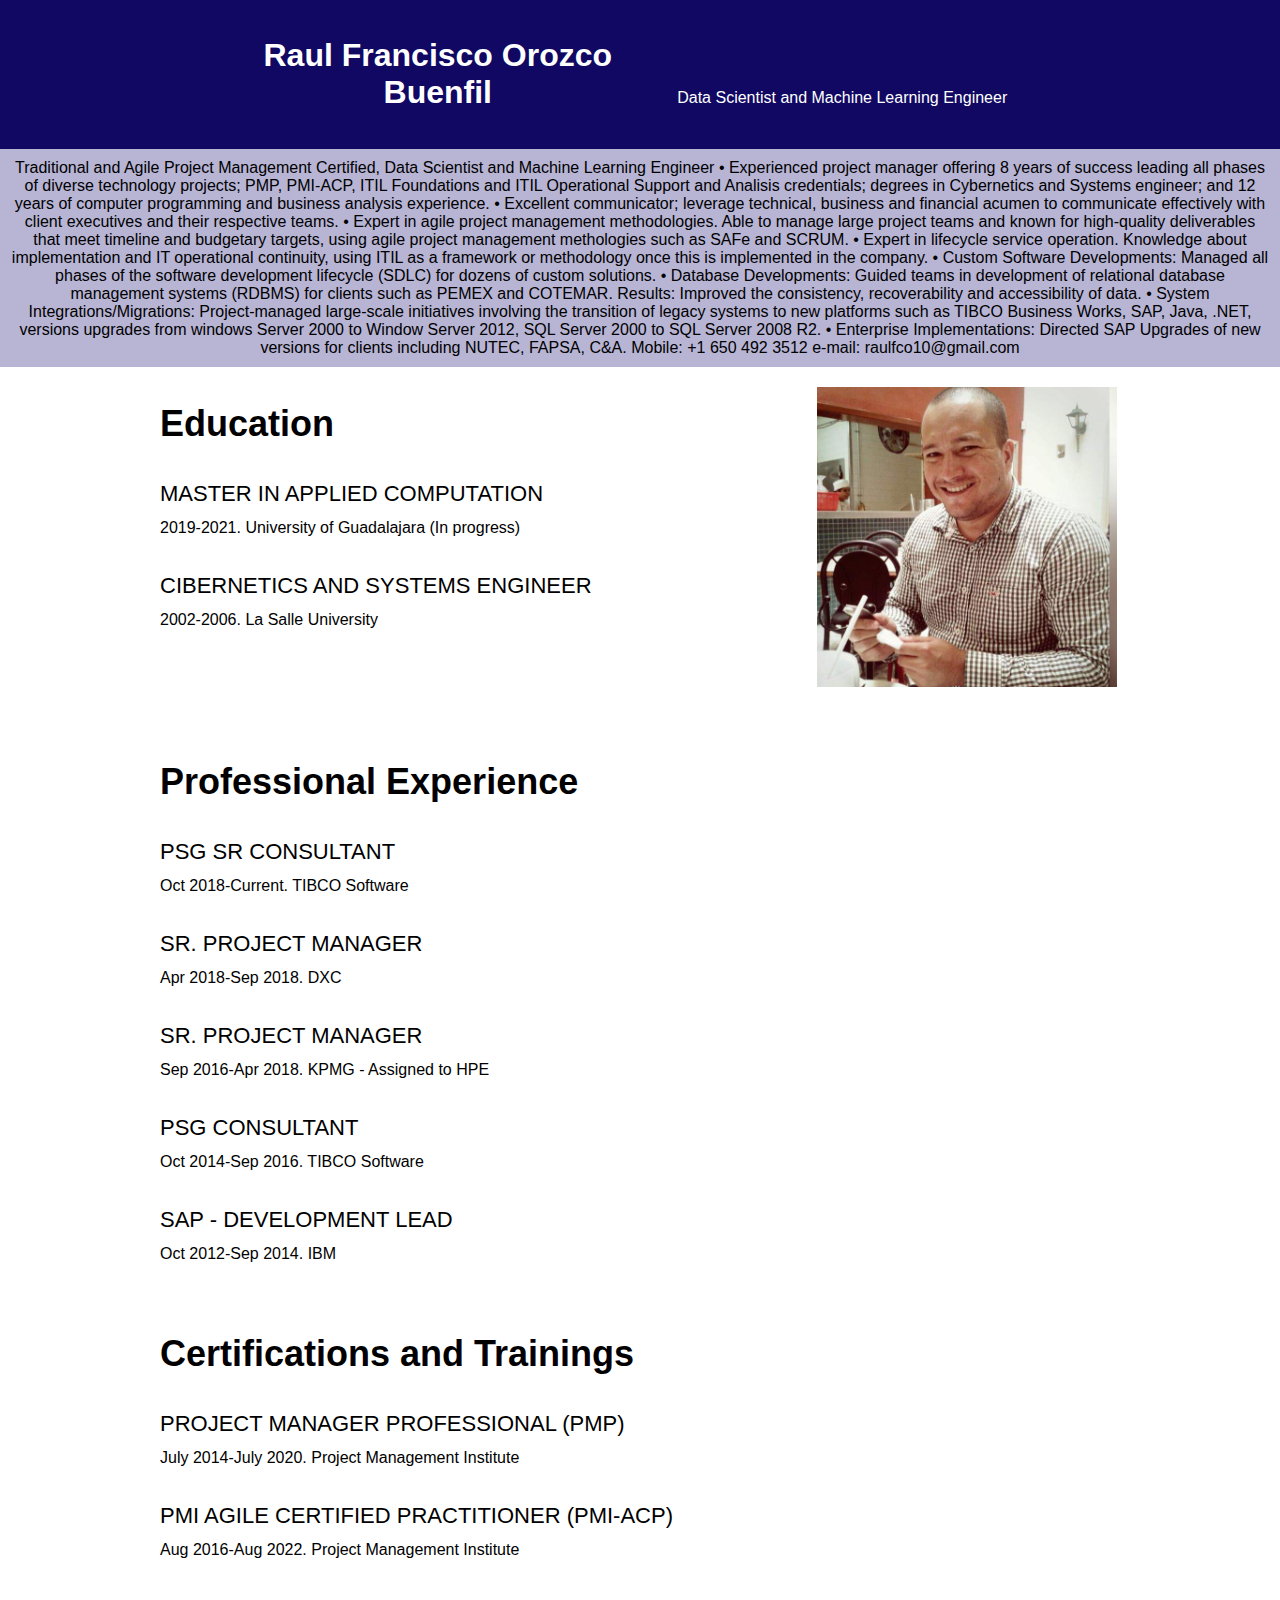
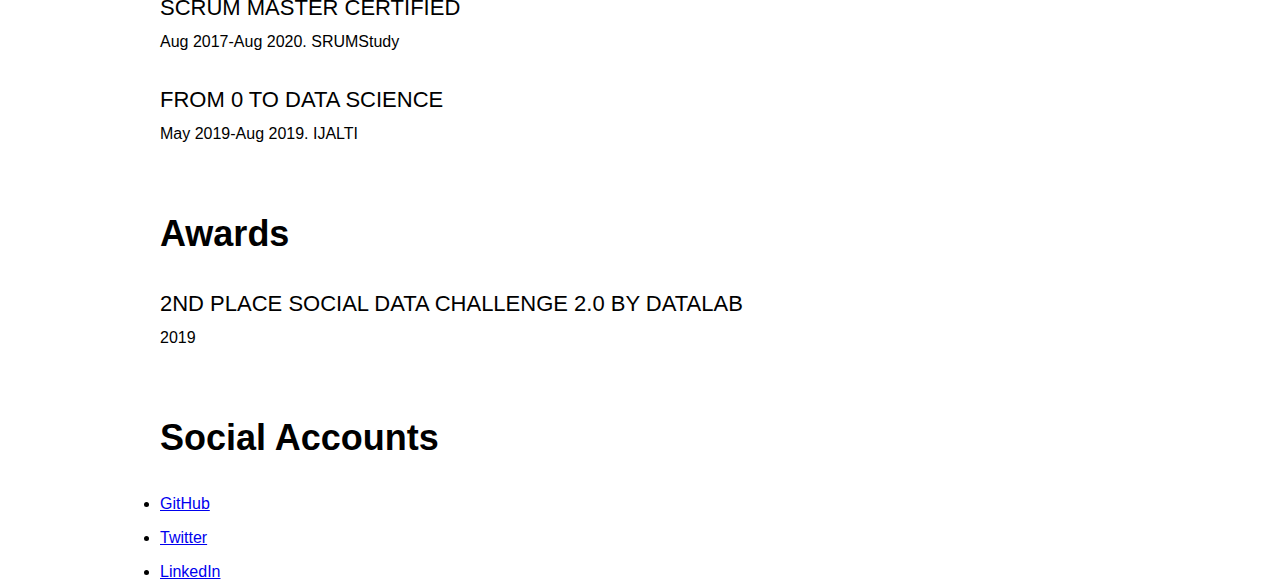
<file: cv/index.html>
<!DOCTYPE html>
<html>
  <head>
    <title>CV de Raul Orozco</title>
    <meta charset="utf-8">
    <meta name="description" content="Raul es un Ingeniero en Cibernetica y en Sistemas Computacionales que actualmente se desempena
    como PSG Sr Consultant en TIBCO Software, empresa lider mundial en desarrollo de Software con base en Palo Alto Californi,
    cuenta con amplia experiencia desarrollando en diferentes tecnologias, como .Net, SAP ABAP, TIBCO, Python, etc, Tiene amplio conocimiento
    en Administracion de Proyectos siguiente las metodologias mas importantes del mercado como PMI y metodologias Agiles, en las cuales cuenta con las
    siguientes certificationes, PMP, PMI-ACP, SMC, ITIL Foundations e ITIL OSA, siendo un gran entusiasta de las metodologias agiles,
    Actualmente tambien se desempena como Cientifico de Dato y Machine Learning Engineer, participando en meetups y hackatones, quedando
    segundo lugar de 18 en el Social Data Challenge version 2 (SDC2.0) organizado en Guadalajara por Datalab Community.
    Actualmente esta estudiando su Maestria en Computo Aplicado con especialidad en Machine Learning en La Universidad de Guadalajara">
    <!--<meta name="og.title" content="CV Raul Orozco">
    <meta name="og.description" content="Raul es un Ingeniero en Cibernetica y en Sistemas Computacionales que actualmente se desempena
    como PSG Sr Consultant en TIBCO Software, empresa lider mundial en desarrollo de Software con base en Palo Alto Californi,
    cuenta con amplia experiencia desarrollando en diferentes tecnologias, como .Net, SAP ABAP, TIBCO, Python, etc, Tiene amplio conocimiento
    en Administracion de Proyectos siguiente las metodologias mas importantes del mercado como PMI y metodologias Agiles, en las cuales cuenta con las
    siguientes certificationes, PMP, PMI-ACP, SMC, ITIL Foundations e ITIL OSA, siendo un gran entusiasta de las metodologias agiles,
    Actualmente tambien se desempena como Cientifico de Dato y Machine Learning Engineer, participando en meetups y hackatones, quedando
    segundo lugar de 18 en el Social Data Challenge version 2 (SDC2.0) organizado en Guadalajara por Datalab Community.
    Actualmente esta estudiando su Maestria en Computo Aplicado con especialidad en Machine Learning en La Universidad de Guadalajara">
    <meta name="og.url" content="http://raulorozco.me">
    <meta name="og.site_name" content="Proyectos y experiencia Raul Orozco">
    <meta name="og.type" content="website">
    <meta name="og.image" content="<url-imagen>">-->
  </head>
  <body style="font-family:Helvetica, Arial, sans-serif;margin:0;">
      <header style="background-color:#100863;color:white;text-align:center;padding:16px;">
        <h1 style="display:inline-block;width:400px;font-weight:700;">Raul Francisco Orozco Buenfil</h1>
        <p style="display:inline-block;width:400px;font-weight:200;">Data Scientist and Machine Learning Engineer</p>
      </header>
      <div style="background-color:#b7b4d4;color:black;text-align:center;padding:10px;">
        Traditional and Agile Project Management Certified, Data Scientist and Machine Learning Engineer

        •	Experienced project manager offering 8 years of success leading all phases of diverse technology projects; PMP, PMI-ACP, ITIL Foundations and ITIL Operational Support and Analisis credentials; degrees in Cybernetics and Systems engineer; and 12 years of computer programming and business analysis experience.
        •	Excellent communicator; leverage technical, business and financial acumen to communicate effectively with client executives and their respective teams.
        •	Expert in agile project management methodologies. Able to manage large project teams and known for high-quality deliverables that meet timeline and budgetary targets, using agile project management methologies such as SAFe and SCRUM.
        •	Expert in lifecycle service operation. Knowledge about implementation and IT operational continuity, using ITIL as a framework or methodology once this is implemented in the company.
        •	Custom Software Developments: Managed all phases of the software development lifecycle (SDLC) for dozens of custom solutions.
        •	Database Developments: Guided teams in development of relational database management systems (RDBMS) for clients such as PEMEX and COTEMAR.
        Results: Improved the consistency, recoverability and accessibility of data.
        •	System Integrations/Migrations: Project-managed large-scale initiatives involving the transition of legacy systems to new platforms such as TIBCO Business Works, SAP, Java, .NET, versions upgrades from windows Server 2000 to Window Server 2012, SQL Server 2000 to SQL Server 2008 R2.
        •	Enterprise Implementations: Directed SAP Upgrades of new versions for clients including NUTEC, FAPSA, C&A.

        Mobile: +1 650 492 3512
        e-mail: raulfco10@gmail.com
      </div>
      <section>
        <div style="width:960px;height:200px;margin-right:auto;margin-left:auto;">
          <div>
            <div style="display:inline-block;width:68%;vertical-align:top">
              <h3 style="font-size:36px;font-weight:700;">Education</h3>
              <div>
                <dl>
                  <dt style="font-size:22px;text-transform:uppercase;margin-bottom:12px;margin-top:36px;">Master in Applied Computation</dt>
                  <dd style="margin:0;">2019-2021. University of Guadalajara (In progress)</dd>
                  <dt style="font-size:22px;text-transform:uppercase;margin-bottom:12px;margin-top:36px;">Cibernetics and Systems Engineer</dt>
                  <dd style="margin:0;">2002-2006. La Salle University</dd>
                </dl>
              </div>
            </div>
            <div style="display:inline-block;width:30%;margin-top:20px;">
              <img src="images/FotoPerfil.jpg" width="300">
            </div>


          </div>
          <div style="margin-top:70px;">
            <div>
              <h3 style="font-size:36px;font-weight:700;">Professional Experience</h3>
              <div>
                <dl>
                  <dt style="font-size:22px;text-transform:uppercase;margin-bottom:12px;margin-top:36px;">PSG Sr Consultant</dt>
                  <dd style="margin:0;">Oct 2018-Current. TIBCO Software</dd>
                  <dt style="font-size:22px;text-transform:uppercase;margin-bottom:12px;margin-top:36px;">Sr. Project Manager</dt>
                  <dd style="margin:0;">Apr 2018-Sep 2018. DXC</dd>
                  <dt style="font-size:22px;text-transform:uppercase;margin-bottom:12px;margin-top:36px;">Sr. Project Manager</dt>
                  <dd style="margin:0;">Sep 2016-Apr 2018. KPMG - Assigned to HPE</dd>
                  <dt style="font-size:22px;text-transform:uppercase;margin-bottom:12px;margin-top:36px;">PSG Consultant</dt>
                  <dd style="margin:0;">Oct 2014-Sep 2016. TIBCO Software</dd>
                  <dt style="font-size:22px;text-transform:uppercase;margin-bottom:12px;margin-top:36px;">SAP - Development Lead</dt>
                  <dd style="margin:0;">Oct 2012-Sep 2014. IBM</dd>
                </dl>
              </div>
            </div>
          </div>
          <div style="margin-top:70px;">
            <div>
              <h3 style="font-size:36px;font-weight:700;">Certifications and Trainings</h3>
              <div>
                <dl>
                  <dt style="font-size:22px;text-transform:uppercase;margin-bottom:12px;margin-top:36px;">Project Manager Professional (PMP)</dt>
                  <dd style="margin:0;">July 2014-July 2020. Project Management Institute</dd>
                  <dt style="font-size:22px;text-transform:uppercase;margin-bottom:12px;margin-top:36px;">PMI Agile Certified Practitioner (PMI-ACP)</dt>
                  <dd style="margin:0;">Aug 2016-Aug 2022. Project Management Institute</dd>
                  <dt style="font-size:22px;text-transform:uppercase;margin-bottom:12px;margin-top:36px;">Scrum Master Certified</dt>
                  <dd style="margin:0;">Aug 2017-Aug 2020. SRUMStudy</dd>
                  <dt style="font-size:22px;text-transform:uppercase;margin-bottom:12px;margin-top:36px;">From 0 to Data Science</dt>
                  <dd style="margin:0;">May 2019-Aug 2019. IJALTI</dd>
                </dl>
              </div>
            </div>
          </div>
          <div style="margin-top:70px;">
            <div>
              <h3 style="font-size:36px;font-weight:700;">Awards</h3>
              <div>
                <dl>
                  <dt style="font-size:22px;text-transform:uppercase;margin-bottom:12px;margin-top:36px;">2nd PLACE SOCIAL DATA CHALLENGE 2.0 BY DATALAB</dt>
                  <dd style="margin:0;">2019</dd>
                </dl>
              </div>
            </div>
          </div>
          <div style="margin-top:70px;">
            <h3 style="font-size:36px;font-weight:700;">Social Accounts</h3>
            <ul style="margin-top:12px;padding:0px;">
              <li style="margin-top:16px;">
                <a href="https://github.com/raulfco10" target="_blank">GitHub</a>
              </li>
              <li style="margin-top:16px;">
                <a href="https://twitter.com/raulfco10" target="_blank">Twitter</a>
              </li>
              <li style="margin-top:16px;">
                <a href="https://www.linkedin.com/in/raul-francisco-orozco-buenfil-pmp-pmi-acp-smc-itil-66353b10/" target="_blank">LinkedIn</a>
              </li>
            </ul>
          </div>
        </div>
      </section>
  </body>
</html>
</file>
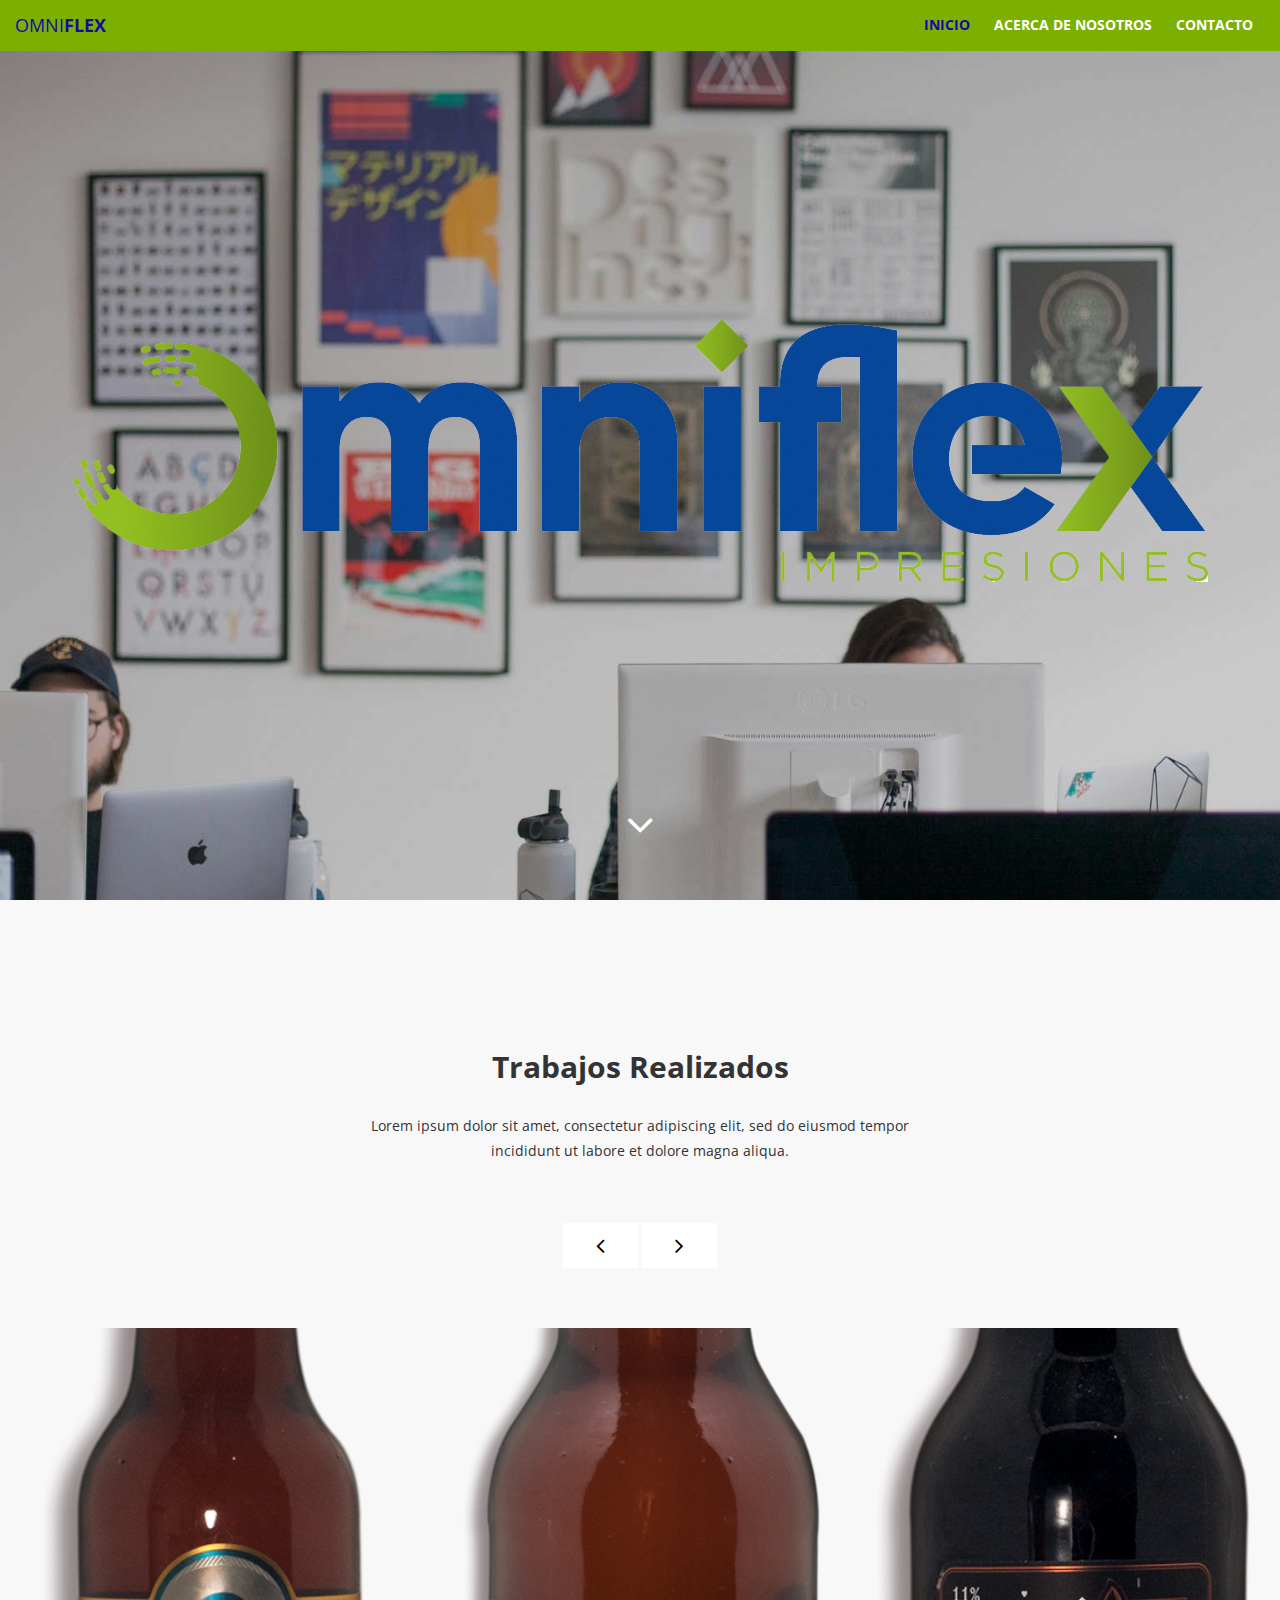
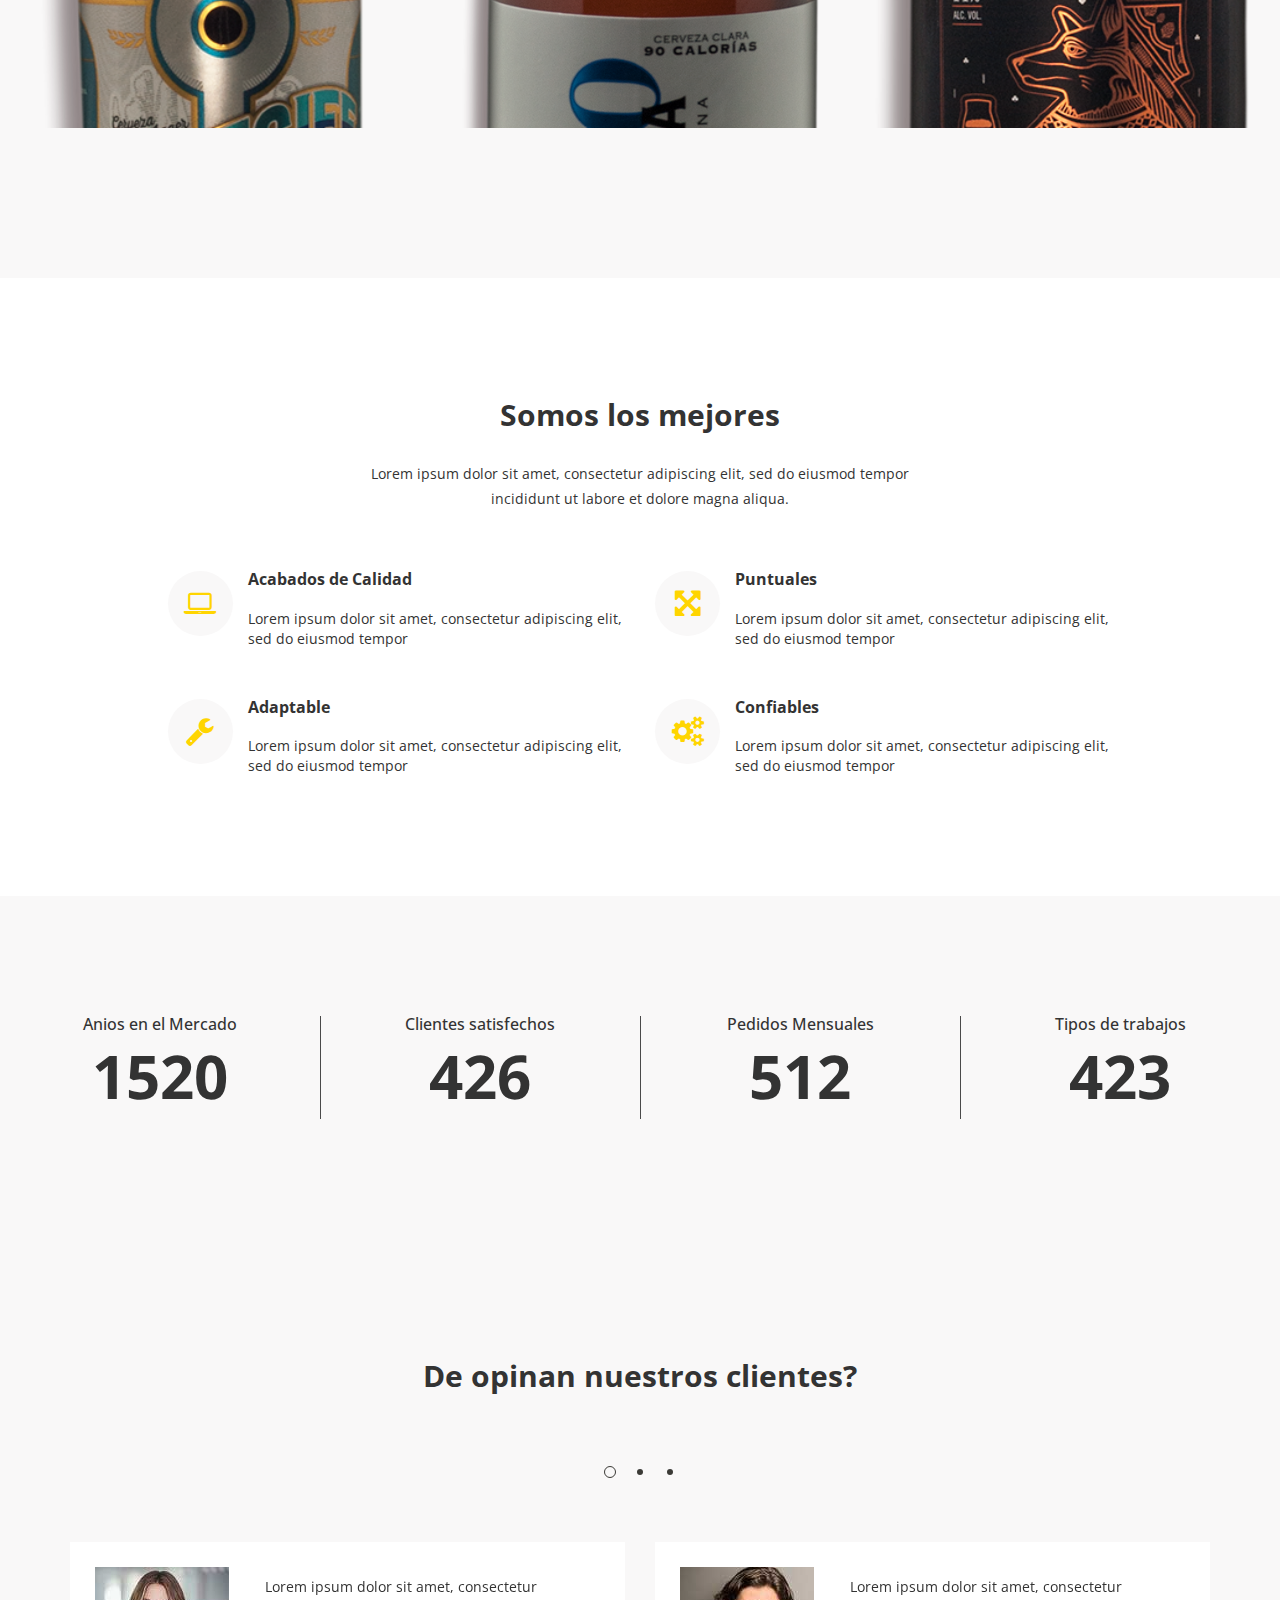
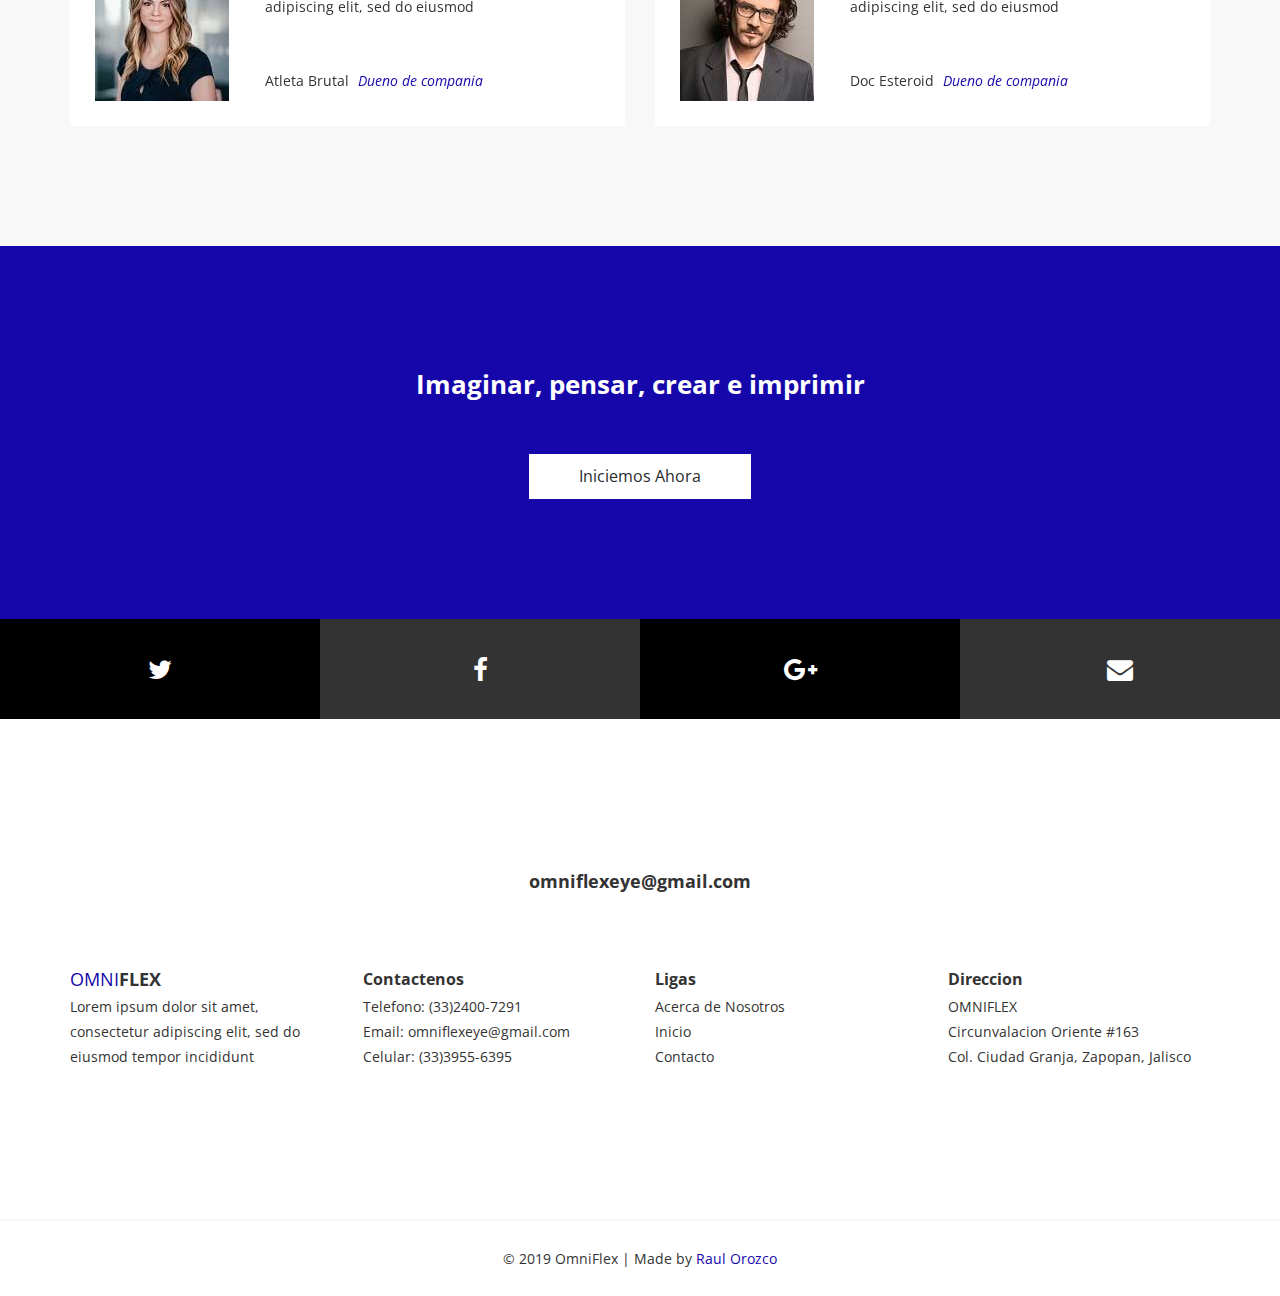
<file: omniflex/index.html>
<!DOCTYPE html>
<html lang="en">
<head>

    <!-- Basic Page Needs
    ================================================== -->
    <meta http-equiv="Content-Type" content="text/html; charset=utf-8">
    <meta http-equiv="X-UA-Compatible" content="IE=edge">

    <title>Inicio | OmniFlex</title>

    <meta name="description" content="BusinessPerfect - Freebie HTML/CSS template based on Bootstrap">
    <meta name="author" content="Milan Savov">
    <meta name="keywords" content="html, css, twitter bootstrap, javascript, jquery, responsive">

    <!-- Mobile Specific Metas
    ================================================== -->
    <meta name="viewport" content="width=device-width, minimum-scale=1.0, maximum-scale=1.0">
    <meta name="apple-mobile-web-app-capable" content="yes">

    <!-- Fonts -->
    <link href='http://fonts.googleapis.com/css?family=Open+Sans:400,300,600,700' rel='stylesheet' type='text/css'>
    <link rel="stylesheet" href="http://cdnjs.cloudflare.com/ajax/libs/font-awesome/4.4.0/css/font-awesome.min.css">

    <!-- Favicon
    ================================================== -->
    <link rel="apple-touch-icon" sizes="180x180" href="assets/img/apple-touch-icon.png">
    <link rel="icon" type="image/png" sizes="16x16" href="assets/img/favicon.png">

    <!-- Stylesheets
    ================================================== -->
    <!-- Bootstrap core CSS -->
    <link href="assets/css/bootstrap.min.css" rel="stylesheet">

    <!-- Custom styles for this template -->
    <link href="assets/css/style.css" rel="stylesheet">
    <link href="assets/css/responsive.css" rel="stylesheet">
    <link href="assets/css/colors.css" rel="stylesheet">

    <!-- HTML5 shim and Respond.js IE8 support of HTML5 elements and media queries -->
    <!--[if lt IE 9]>
    <script src="https://oss.maxcdn.com/libs/html5shiv/3.7.0/html5shiv.js"></script>
    <script src="https://oss.maxcdn.com/libs/respond.js/1.4.2/respond.min.js"></script>
    <![endif]-->

</head>
<body>

    <header id="masthead" class="site-header" data-anchor-target=".hero" data-top="background: rgba(123,176,0,1); border-bottom-color: rgba(226,226,226,0);" data-top-bottom="background: rgba(59,58,54,1); border-bottom-color: rgba(226,226,226,1);">

        <nav id="primary-navigation" class="site-navigation">

            <div class="container-fluid">

                <div class="navbar-header">
                    <!--h1 class="site-title blue-text">OMNIFLEX</h1>-->
                    <a href="index.html" class="site-title blue-text">Omni<span class="blue-text">Flex</span></a>

                </div><!-- /.navbar-header -->

                <div class="main-menu" id="perfect-navbar-collapse">

                    <ul class="nav navbar-nav navbar-right">

                        <li class="active"><a href="index.html">Inicio</a></li>
                        <li><a href="about-us.html">Acerca de Nosotros</a></li>
                        <!--li class="dropdown">
                            <a href="blog.html" class="dropdown-toggle" data-toggle="dropdown" aria-expanded="false">Blog <i class="fa fa-angle-down hidden-xs" aria-hidden="true"></i></a>
                            <ul class="dropdown-menu">
                                <li><a href="blog-post.html">Blog Post</a></li>
                            </ul>
                        </li>-->
                        <!--li class="dropdown">
                            <a href="portfolio.html" class="dropdown-toggle" data-toggle="dropdown" aria-expanded="false">Portfolio <i class="fa fa-angle-down hidden-xs" aria-hidden="true"></i></a>
                            <ul class="dropdown-menu">
                                <li><a href="portfolio-item.html">Portfolio Item</a></li>
                            </ul>
                        </li>-->
                        <li><a href="contact.html">Contacto</a></li>
                        <!--<li><a href="ui-elements.html">UI Elements</a></li>-->

                    </ul><!-- /.navbar-nav -->

                </div><!-- /.navbar-collapse -->

            </div>

        </nav><!-- /.site-navigation -->

    </header><!-- /#masthead -->

    <div class="hero background-overlay">

        <div class="hero-text">
            <h1></h1>
        </div> <!-- /.hero-text -->
        <div class="hero-arrow">
            <a class="scrollTo" href="#"><i class="fa fa-angle-down" aria-hidden="true"></i></a>
        </div><!-- /.hero-arrow -->

    </div><!-- /.hero -->

    <main id="main" class="site-main">

        <section class="site-section section-works light-gray-bg text-center">

            <div class="container">

                <h2 class="section-title">Trabajos Realizados</h2>
                <p class="section-text">Lorem ipsum dolor sit amet, consectetur adipiscing elit, sed do eiusmod tempor incididunt ut labore et dolore magna aliqua.</p>

                <div class="multi-item-controls">
                    <a class="left btn carousel-control" href="#threeSlidesSlider" data-slide="next"><i class="fa fa-angle-left" aria-hidden="true"></i></a>
                    <a class="right btn carousel-control" href="#threeSlidesSlider" data-slide="prev"><i class="fa fa-angle-right" aria-hidden="true"></i></a>
                </div><!-- /.multi-item-controls -->

            </div>

			<div class="container-fluid">

				<div class="row">

                    <div class="col-md-12">

                        <div class="carousel three-slides-slider multi-item-carousel slide" id="threeSlidesSlider">
                            <div class="carousel-inner">
                                <div class="item active">
                                    <div class="col-xs-6 col-sm-4">
                                        <img src="assets/img/Arrecife.png" alt="" class="img-carousel">
                                    </div>
                                </div><!-- /.item -->
                                <div class="item">
                                    <div class="col-xs-6 col-sm-4">
                                        <img src="assets/img/Culebra90.png" alt="" class="img-carousel">
                                    </div>
                                </div><!-- /.item -->
                                <div class="item">
                                    <div class="col-xs-6 col-sm-4">
                                        <img src="assets/img/ReinaZorra.png" alt="" class="img-carousel">
                                    </div>
                                </div><!-- /.item -->
                            </div><!-- /.carousel-inner -->
                        </div><!-- /.multi-item-carousel -->

                    </div>

                </div>

            </div>

        </section><!-- /.section-works -->

        <section class="site-section-small section-services">

            <div class="container">

                <div class="text-center">

                    <h3 class="section-title">Somos los mejores</h3>
                    <p class="section-text">Lorem ipsum dolor sit amet, consectetur adipiscing elit, sed do eiusmod tempor incididunt ut labore et dolore magna aliqua.</p>

                </div>

                <div class="row">

                    <div class="col-sm-5 col-sm-offset-1 col-xs-6">

                        <div class="service">

                            <div class="service-icon">
                                <i class="fa fa-laptop" aria-hidden="true"></i>
                            </div><!-- /.service-icon -->
                            <div class="service-content">
                                <h4 class="service-title">Acabados de Calidad</h4>
                                <p>Lorem ipsum dolor sit amet, consectetur adipiscing elit, sed do eiusmod tempor</p>
                            </div><!-- /.service-content -->

                        </div><!-- /.service -->

                        <div class="service">

                            <div class="service-icon">
                                <i class="fa fa-wrench" aria-hidden="true"></i>
                            </div><!-- /.service-icon -->
                            <div class="service-content">
                                <h4 class="service-title">Adaptable</h4>
                                <p>Lorem ipsum dolor sit amet, consectetur adipiscing elit, sed do eiusmod tempor</p>
                            </div><!-- /.service-content -->

                        </div><!-- /.service -->

                    </div>

                    <div class="col-sm-5 col-xs-6">

                        <div class="service">

                            <div class="service-icon">
                                <i class="fa fa-arrows-alt" aria-hidden="true"></i>
                            </div><!-- /.service-icon -->
                            <div class="service-content">
                                <h4 class="service-title">Puntuales</h4>
                                <p>Lorem ipsum dolor sit amet, consectetur adipiscing elit, sed do eiusmod tempor</p>
                            </div><!-- /.service-content -->

                        </div><!-- /.service -->

                        <div class="service">

                            <div class="service-icon">
                                <i class="fa fa-cogs" aria-hidden="true"></i>
                            </div><!-- /.service-icon -->
                            <div class="service-content">
                                <h4 class="service-title">Confiables</h4>
                                <p>Lorem ipsum dolor sit amet, consectetur adipiscing elit, sed do eiusmod tempor</p>
                            </div><!-- /.service-content -->

                        </div><!-- /.service -->

                    </div>

                </div>

            </div>

        </section><!-- /.section-services -->

        <section class="site-section-small section-counters light-gray-bg text-center">

            <div class="container-fluid">

                <div class="row">

                    <div class="col-sm-3 col-xs-6 counter-line">
                        <h4 class="small-title">Anios en el Mercado</h4>
                        <p class="counter" data-to="15" data-speed="2000">1520</p>
                    </div><!-- /.counter-item -->

                    <div class="col-sm-3 col-xs-6 counter-line">
                        <h4 class="small-title">Clientes satisfechos</h4>
                        <p class="counter" data-to="100" data-speed="2000">426</p>
                    </div><!-- /.counter-item -->

                    <div class="col-sm-3 col-xs-6 counter-line">
                        <h4 class="small-title">Pedidos Mensuales</h4>
                        <p class="counter" data-to="50" data-speed="2000">512</p>

                    </div><!-- /.counter-item -->

                    <div class="col-sm-3 col-xs-6 counter-line">
                        <h4 class="small-title">Tipos de trabajos</h4>
                        <p class="counter" data-to="30" data-speed="2000">423</p>
                    </div><!-- /.counter-item -->

                </div>

            </div>

        </section><!-- /.section-counters -->

        <section class="site-section-small section-clients light-gray-bg">

            <div class="container">

                <h3 class="section-title text-center mb-120">De opinan nuestros clientes?</h3>

                <div class="row">

                    <div class="testimonials">

                        <div class="col-md-6">

                            <div class="testimonial">
                                <div class="testimonial-content testimonial-1">
                                    <p class="testimonial-text">Lorem ipsum dolor sit amet, consectetur adipiscing elit, sed do eiusmod</p>
                                    <div class="testimonial-owner">
                                        <p>Atleta Brutal</p>
                                        <p class="blue-text italic-text">Dueno de compania</p>
                                    </div><!-- /.testimonial-owner -->
                                </div><!-- /.testimonial-content -->
                            </div><!-- /.testimonial -->

                        </div>

                        <div class="col-md-6">

                            <div class="testimonial">
                                <div class="testimonial-content testimonial-2">
                                    <p class="testimonial-text">Lorem ipsum dolor sit amet, consectetur adipiscing elit, sed do eiusmod</p>
                                    <div class="testimonial-owner">
                                        <p>Doc Esteroid</p>
                                        <p class="blue-text italic-text">Dueno de compania</p>
                                    </div><!-- /.testimonial-owner -->
                                </div><!-- /.testimonial-content -->
                            </div><!-- /.testimonial -->

                        </div>

                        <div class="col-md-6">

                            <div class="testimonial">
                                <div class="testimonial-content testimonial-1">
                                    <p class="testimonial-text">Lorem ipsum dolor sit amet, consectetur adipiscing elit, sed do eiusmod</p>
                                    <div class="testimonial-owner">
                                        <p>Atleta Brutal</p>
                                        <p class="blue-text italic-text">Dueno de compania</p>
                                    </div><!-- /.testimonial-owner -->
                                </div><!-- /.testimonial-content -->
                            </div><!-- /.testimonial -->

                        </div>

                        <div class="col-md-6">

                            <div class="testimonial">
                                <div class="testimonial-content testimonial-2">
                                    <p class="testimonial-text">Lorem ipsum dolor sit amet, consectetur adipiscing elit, sed do eiusmod</p>
                                    <div class="testimonial-owner">
                                        <p>doc Esteroid</p>
                                        <p class="blue-text italic-text">Dueno de compania</p>
                                    </div><!-- /.testimonial-owner -->
                                </div><!-- /.testimonial-content -->
                            </div><!-- /.testimonial -->

                        </div>

                        <div class="col-md-6">

                            <div class="testimonial">
                                <div class="testimonial-content testimonial-1">
                                    <p class="testimonial-text">Lorem ipsum dolor sit amet, consectetur adipiscing elit, sed do eiusmod</p>
                                    <div class="testimonial-owner">
                                        <p>Atleta Brutal</p>
                                        <p class="blue-text italic-text">Dueno de compania</p>
                                    </div><!-- /.testimonial-owner -->
                                </div><!-- /.testimonial-content -->
                            </div><!-- /.testimonial -->

                        </div>

                        <div class="col-md-6">

                            <div class="testimonial">
                                <div class="testimonial-content testimonial-2">
                                    <p class="testimonial-text">Lorem ipsum dolor sit amet, consectetur adipiscing elit, sed do eiusmod</p>
                                    <div class="testimonial-owner">
                                        <p>Doc Esteroid</p>
                                        <p class="blue-text italic-text">Dueno de compania</p>
                                    </div><!-- /.testimonial-owner -->
                                </div><!-- /.testimonial-content -->
                            </div><!-- /.testimonial -->

                        </div>

                    </div><!-- /.testimonials -->

                </div>

            </div>

        </section><!-- /.section-clients -->

        <section class="site-section-small section-work-with-us blue-bg text-center">

            <div class="container">

                <p class="section-title-small white-text mb-50">Imaginar, pensar, crear  e imprimir</p>
                <a class="btn" href="#">Iniciemos Ahora</a>

            </div>

        </section><!-- /.section-work-with-us -->

        <section class="social-networks">

            <div class="container-fluid">

                <div class="row">

                    <a class="white-text black-bg twitter-bg" href="#"><i class="fa fa-twitter" aria-hidden="true"></i></a>
                    <a class="white-text gray-bg facebook-bg" href="#"><i class="fa fa-facebook" aria-hidden="true"></i></a>
                    <a class="white-text black-bg google-plus-bg" href="#"><i class="fa fa-google-plus" aria-hidden="true"></i></a>
                    <a class="white-text gray-bg message-bg" href="#"><i class="fa fa-envelope" aria-hidden="true"></i></a>

                </div>

            </div>

        </section><!-- /.social-networks -->

    </main><!-- /.site-main -->

    <footer id="colophon" class="site-footer">

        <div class="container">

            <div class="email">
                <a href="mailto:omniflexeye@gmail.com">omniflexeye@gmail.com</a>
            </div><!-- /.email -->

            <div class="row">

                <div class="col-md-3 col-xs-6">

                    <div class="mb-xs-20">
                        <a href="index.html" class="site-title blue-text">Omni<span>Flex</span></a>
                        <p class="mb-0">Lorem ipsum dolor sit amet, consectetur adipiscing elit, sed do eiusmod tempor incididunt</p>
                    </div>

                </div>

                <div class="col-md-3 col-xs-6">

                    <div class="mb-xs-20">
                        <h4 class="small-title">Contactenos</h4>
                        <ul class="list-unstyled">
                            <li>Telefono: <a href="#">(33)2400-7291</a></li>
                            <li>Email: <a href="mailto:omniflexeye@gmail.com">omniflexeye@gmail.com</a></li>
                            <li>Celular: <a href="#">(33)3955-6395</a></li>
                        </ul>
                    </div>

                </div>

                <div class="col-md-3 col-xs-6">

                    <div class="mb-xs-20">
                        <h4 class="small-title">Ligas</h4>
                        <ul class="list-unstyled">
                            <li><a href="about-us.html">Acerca de Nosotros</a></li>
                            <li><a href="index.html">Inicio</a></li>
                            <li><a href="contact.html">Contacto</a></li>
                        </ul>
                    </div>

                </div>

                <div class="col-md-3 col-xs-6">

                    <div class="mb-xs-20">
                        <h4 class="small-title">Direccion</h4>
                        <ul class="list-unstyled">
                            <li>OMNIFLEX</li>
                            <li>Circunvalacion Oriente #163</li>
                            <li>Col. Ciudad Granja, Zapopan, Jalisco</li>
                        </ul>
                    </div>

                </div>

            </div>

        </div>

        <div class="copyright">
            <p>&copy; 2019 OmniFlex | Made by <a href="https://raulfco10.github.io/cv/" class="blue-text">Raul Orozco</a></p>
        </div><!-- /.copyright -->

    </footer><!-- /.site-footer -->

    <!-- Bootstrap core JavaScript
    ================================================== -->
    <!-- Placed at the end of the document so the pages load faster -->
    <script src="https://ajax.googleapis.com/ajax/libs/jquery/3.1.1/jquery.min.js"></script>
    <script src="assets/js/bootstrap.min.js"></script>
    <script src="assets/js/jquery.slicknav.min.js"></script>
    <script src="assets/js/slick.min.js"></script>
    <script src="assets/js/touchswipe.min.js"></script>
    <script src="assets/js/skrollr.min.js"></script>
    <script src="assets/js/jquery.countTo.min.js"></script>
    <script src="assets/js/script.js"></script>

</body>
</html>
</file>
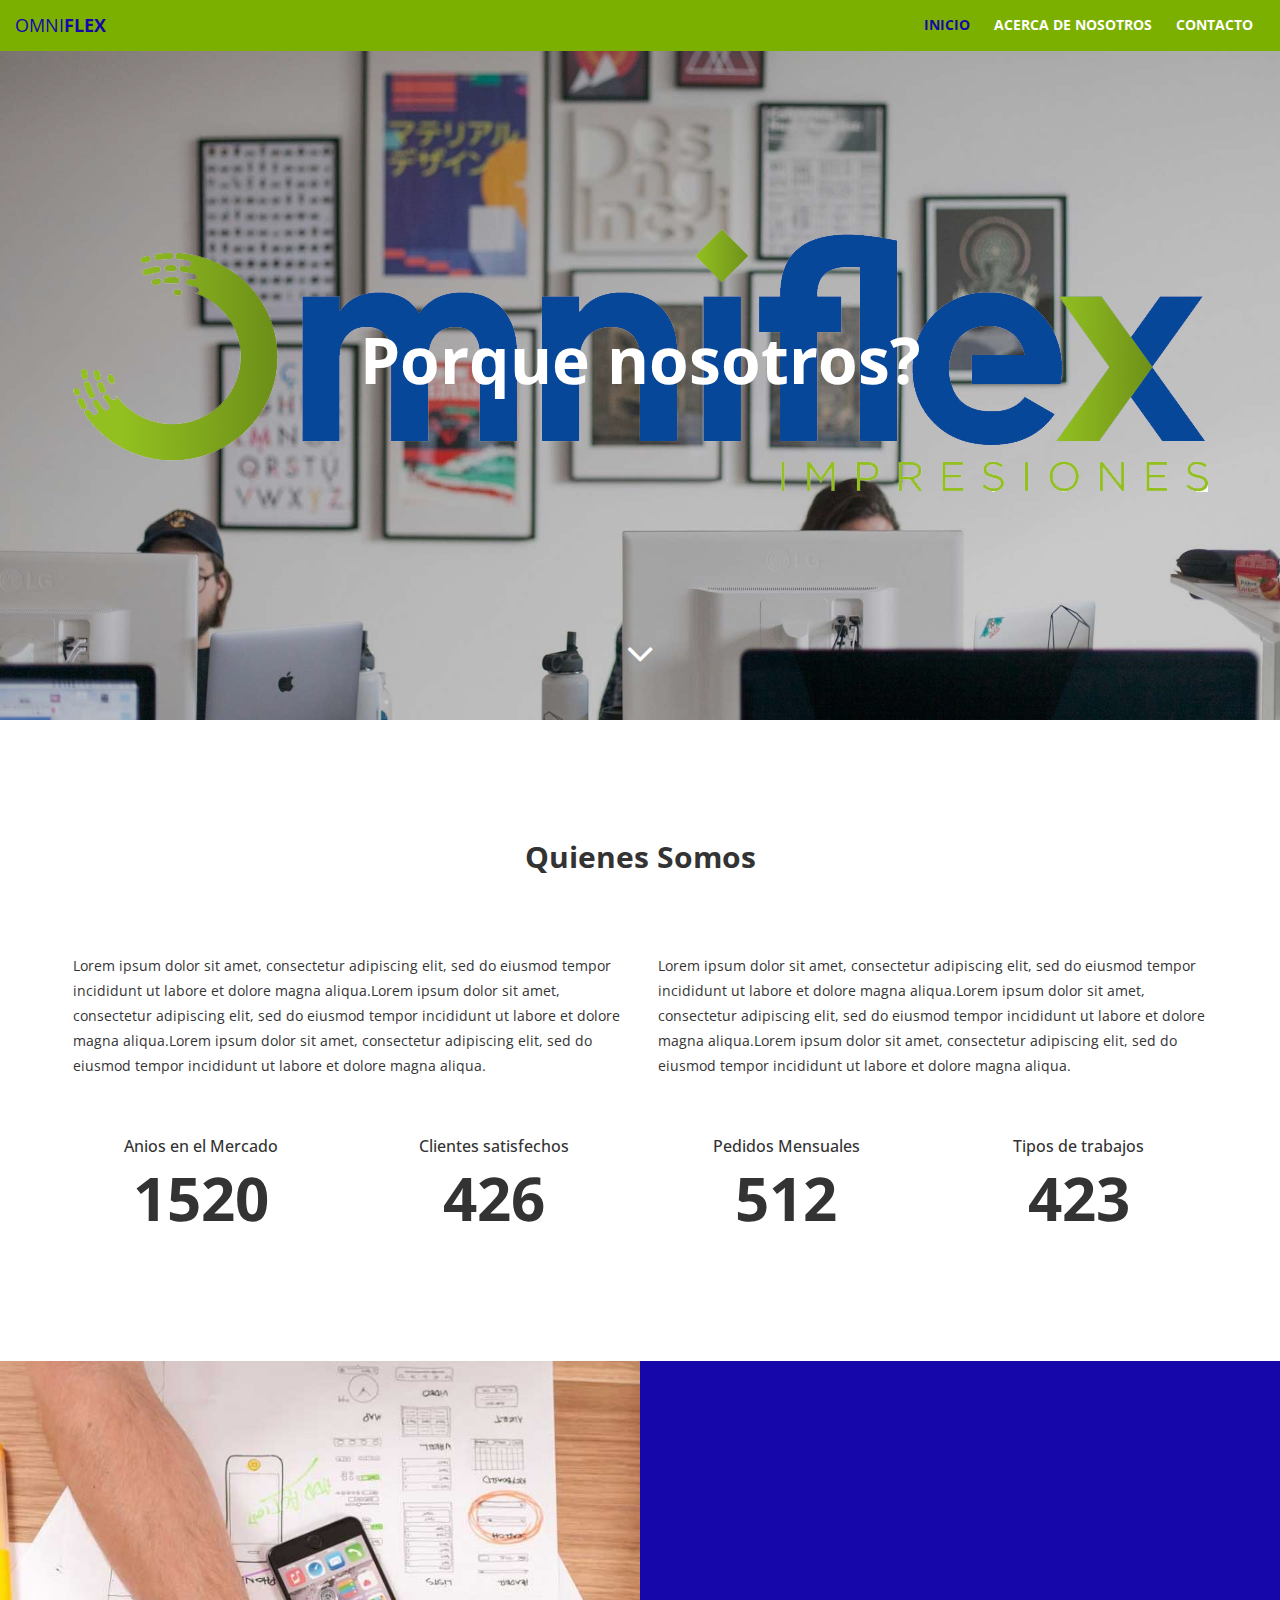
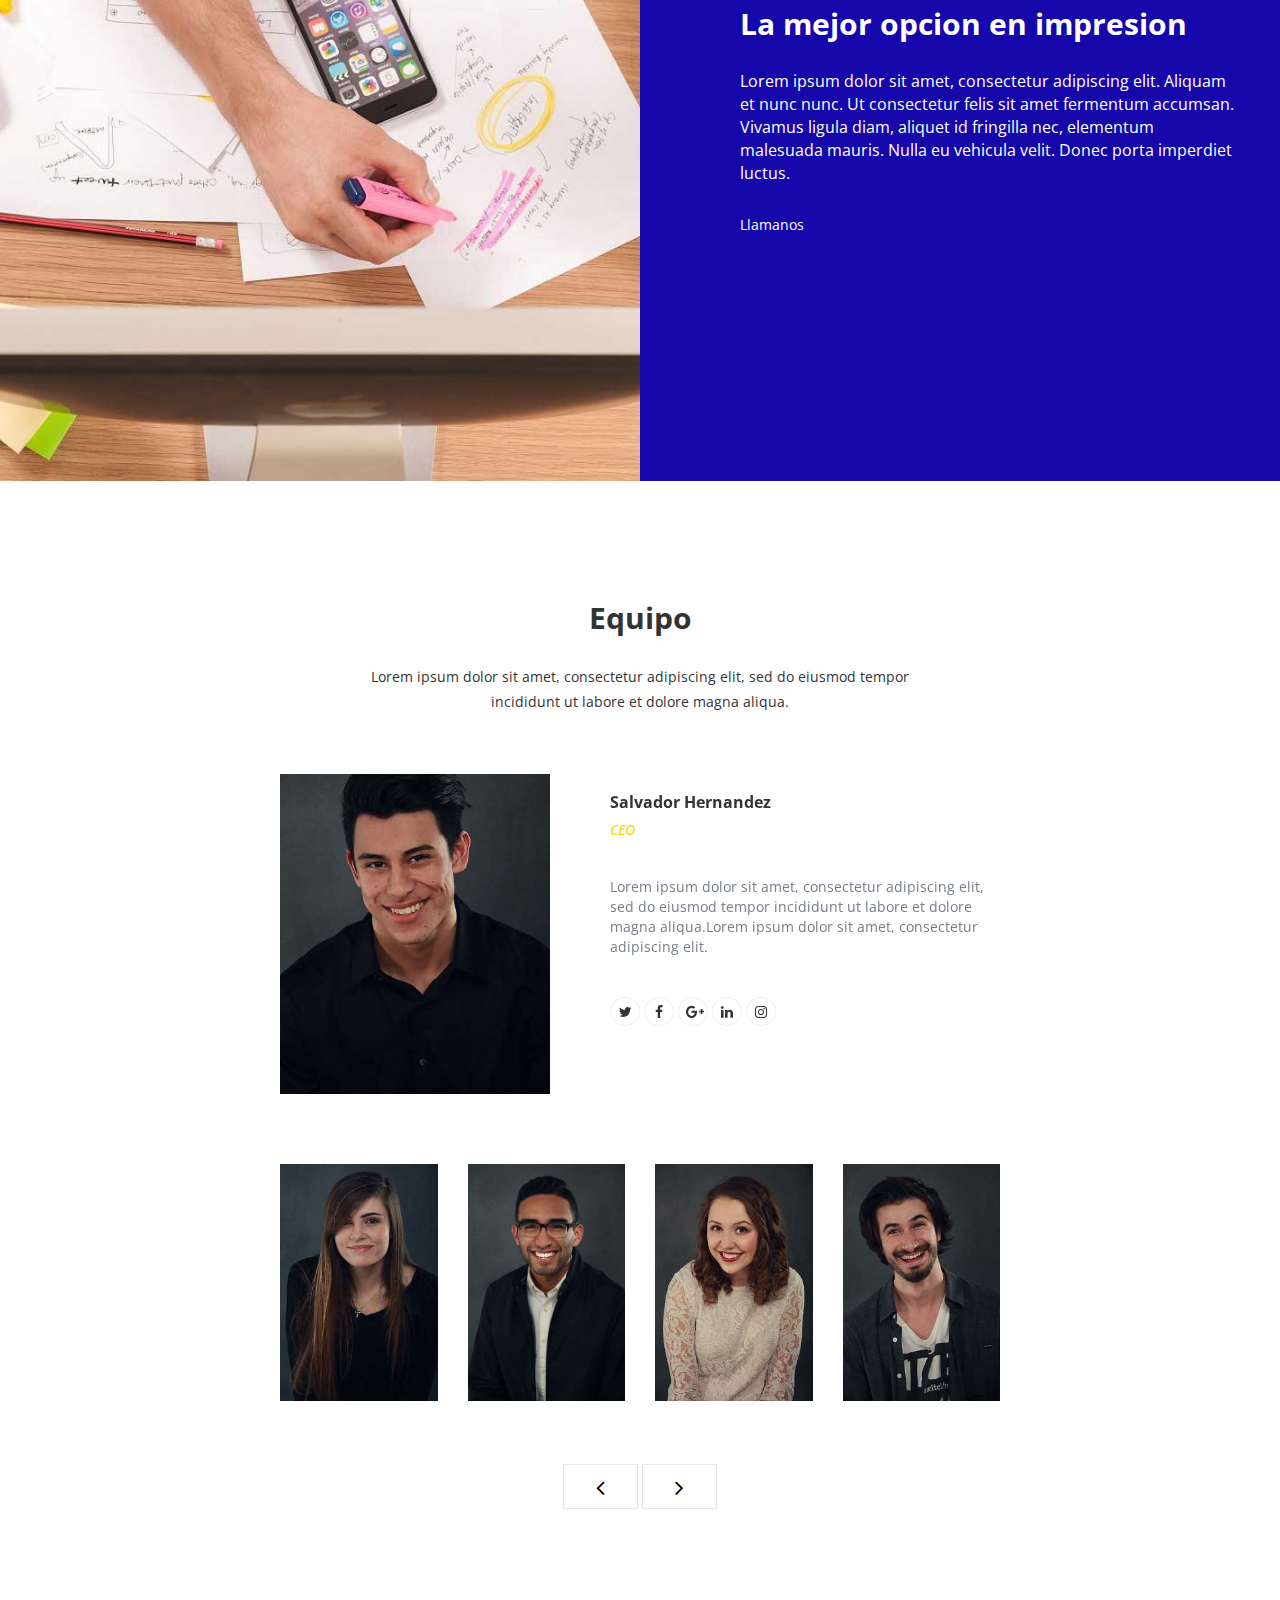
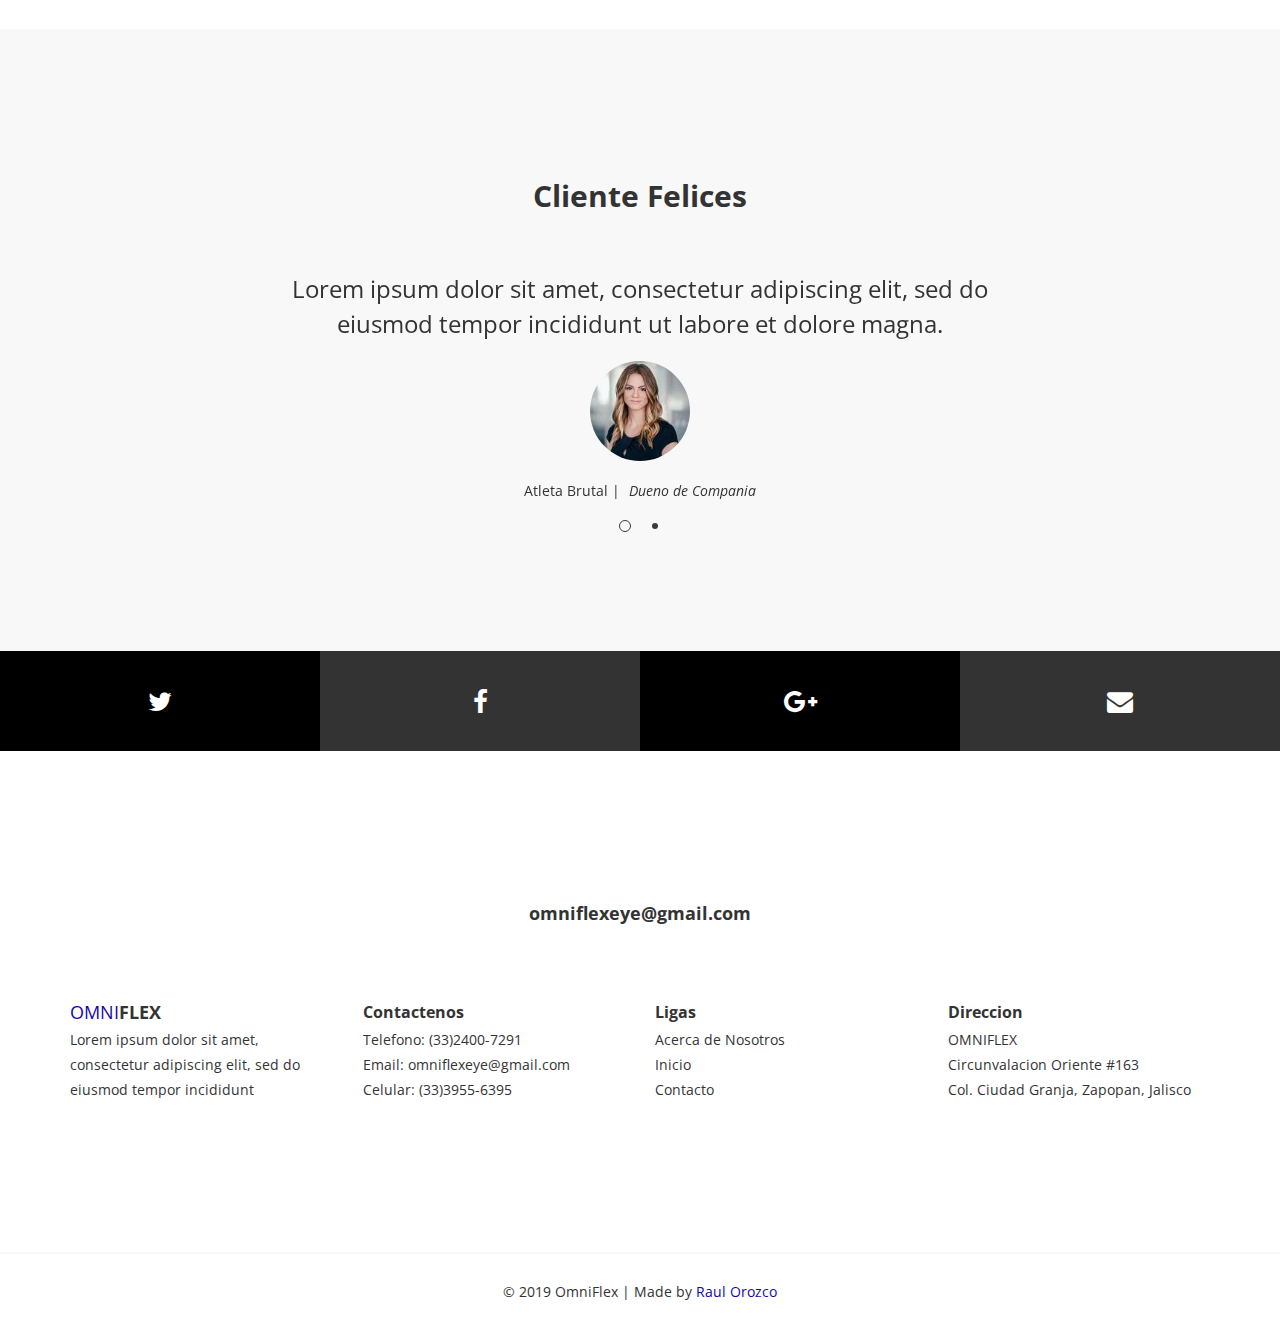
<file: omniflex/about-us.html>
<!DOCTYPE html>
<html lang="en">
<head>

    <!-- Basic Page Needs
    ================================================== -->
    <meta http-equiv="Content-Type" content="text/html; charset=utf-8">
    <meta http-equiv="X-UA-Compatible" content="IE=edge">

    <title>About Us | OmniFlex</title>

    <meta name="description" content="BusinessPerfect - Freebie HTML/CSS template based on Bootstrap">
    <meta name="author" content="Milan Savov">
    <meta name="keywords" content="html, css, twitter bootstrap, javascript, jquery, responsive">

    <!-- Mobile Specific Metas
    ================================================== -->
    <meta name="viewport" content="width=device-width, minimum-scale=1.0, maximum-scale=1.0">
    <meta name="apple-mobile-web-app-capable" content="yes">

    <!-- Fonts -->
    <link href='http://fonts.googleapis.com/css?family=Open+Sans:400,300,600,700' rel='stylesheet' type='text/css'>
    <link rel="stylesheet" href="http://cdnjs.cloudflare.com/ajax/libs/font-awesome/4.4.0/css/font-awesome.min.css">

    <!-- Favicon
    ================================================== -->
    <link rel="apple-touch-icon" sizes="180x180" href="assets/img/apple-touch-icon.png">
    <link rel="icon" type="image/png" sizes="16x16" href="assets/img/favicon.png">

    <!-- Stylesheets
    ================================================== -->
    <!-- Bootstrap core CSS -->
    <link href="assets/css/bootstrap.min.css" rel="stylesheet">

    <!-- Custom styles for this template -->
    <link href="assets/css/style.css" rel="stylesheet">
    <link href="assets/css/responsive.css" rel="stylesheet">
    <link href="assets/css/colors.css" rel="stylesheet">

    <!-- HTML5 shim and Respond.js IE8 support of HTML5 elements and media queries -->
    <!--[if lt IE 9]>
    <script src="https://oss.maxcdn.com/libs/html5shiv/3.7.0/html5shiv.js"></script>
    <script src="https://oss.maxcdn.com/libs/respond.js/1.4.2/respond.min.js"></script>
    <![endif]-->

</head>
<body>

  <header id="masthead" class="site-header" data-anchor-target=".hero" data-top="background: rgba(123,176,0,1); border-bottom-color: rgba(226,226,226,0);" data-top-bottom="background: rgba(59,58,54,1); border-bottom-color: rgba(226,226,226,1);">

      <nav id="primary-navigation" class="site-navigation">

          <div class="container-fluid">

              <div class="navbar-header">
                  <!--h1 class="site-title blue-text">OMNIFLEX</h1>-->
                  <a href="index.html" class="site-title blue-text">Omni<span class="blue-text">Flex</span></a>

              </div><!-- /.navbar-header -->

              <div class="main-menu" id="perfect-navbar-collapse">

                  <ul class="nav navbar-nav navbar-right">

                      <li class="active"><a href="index.html">Inicio</a></li>
                      <li><a href="about-us.html">Acerca de Nosotros</a></li>
                      <!--li class="dropdown">
                          <a href="blog.html" class="dropdown-toggle" data-toggle="dropdown" aria-expanded="false">Blog <i class="fa fa-angle-down hidden-xs" aria-hidden="true"></i></a>
                          <ul class="dropdown-menu">
                              <li><a href="blog-post.html">Blog Post</a></li>
                          </ul>
                      </li>-->
                      <!--li class="dropdown">
                          <a href="portfolio.html" class="dropdown-toggle" data-toggle="dropdown" aria-expanded="false">Portfolio <i class="fa fa-angle-down hidden-xs" aria-hidden="true"></i></a>
                          <ul class="dropdown-menu">
                              <li><a href="portfolio-item.html">Portfolio Item</a></li>
                          </ul>
                      </li>-->
                      <li><a href="contact.html">Contacto</a></li>
                      <!--<li><a href="ui-elements.html">UI Elements</a></li>-->

                  </ul><!-- /.navbar-nav -->

              </div><!-- /.navbar-collapse -->

          </div>

      </nav><!-- /.site-navigation -->

  </header><!-- /#masthead -->
    <div class="hero hero-max-720 hero-about-us background-overlay">

        <div class="hero-text">
            <h1 class="white-text">Porque nosotros?</h1>
        </div> <!-- /.hero-text -->
        <div class="hero-arrow">
             <a class="scrollTo" href="#"><i class="fa fa-angle-down" aria-hidden="true"></i></a>
        </div><!-- /.hero-arrow -->

    </div><!-- /.hero -->

    <main id="main" class="site-main">

        <section class="site-section-small section-who-we-are">

            <div class="container">

                <h2 class="section-title text-center pb-80">Quienes Somos</h2>

                <div class="row">

                    <div class="col-sm-6">
                        <p class="section-text">Lorem ipsum dolor sit amet, consectetur adipiscing elit, sed do eiusmod tempor incididunt ut labore et dolore magna aliqua.Lorem ipsum dolor sit amet, consectetur adipiscing elit, sed do eiusmod tempor incididunt ut labore et dolore magna aliqua.Lorem ipsum dolor sit amet, consectetur adipiscing elit, sed do eiusmod tempor incididunt ut labore et dolore magna aliqua.</p>
                    </div>

                    <div class="col-sm-6">
                        <p class="section-text">Lorem ipsum dolor sit amet, consectetur adipiscing elit, sed do eiusmod tempor incididunt ut labore et dolore magna aliqua.Lorem ipsum dolor sit amet, consectetur adipiscing elit, sed do eiusmod tempor incididunt ut labore et dolore magna aliqua.Lorem ipsum dolor sit amet, consectetur adipiscing elit, sed do eiusmod tempor incididunt ut labore et dolore magna aliqua.</p>
                    </div>

                </div>

                <div class="text-center">

                    <div class="row">

                        <div class="col-sm-3 col-xs-6">
                            <h4 class="small-title">Anios en el Mercado</h4>
                            <p class="counter" data-to="15" data-speed="2000">1520</p>
                        </div><!-- /.counter-item -->

                        <div class="col-sm-3 col-xs-6">
                            <h4 class="small-title">Clientes satisfechos</h4>
                            <p class="counter" data-to="100" data-speed="2000">426</p>
                         </div><!-- /.counter-item -->

                        <div class="col-sm-3 col-xs-6">
                            <h4 class="small-title">Pedidos Mensuales</h4>
                            <p class="counter" data-to="50" data-speed="2000">512</p>
                        </div><!-- /.counter-item -->

                        <div class="col-sm-3 col-xs-6">
                            <h4 class="small-title">Tipos de trabajos</h4>
                            <p class="counter" data-to="30" data-speed="2000">423</p>
                        </div><!-- /.counter-item -->

                    </div>

                </div>

            </div>

        </section><!-- /.section-who-we-are -->

        <section class="section-we-are-creative">

            <div class="container-fluid">

                <div class="row">

                    <div class="col-sm-6 hidden-xs">
                        <img class="img-carousel" src="assets/img/we-are-creative.jpg" alt="We are creative">
                    </div>

                    <div class="col-sm-6 project blue-bg">

                        <div class="project-content">

                            <h3 class="section-title white-text">La mejor opcion en impresion</h3>
                            <p class="small-title mb-30 white-text">Lorem ipsum dolor sit amet, consectetur adipiscing elit. Aliquam et nunc nunc. Ut consectetur felis sit amet fermentum accumsan. Vivamus ligula diam, aliquet id fringilla nec, elementum malesuada mauris. Nulla eu vehicula velit. Donec porta imperdiet luctus.</p>
                            <a href="#" class="white-text">Llamanos</a>

                        </div> <!-- /.project-content-->

                    </div>

                </div>

            </div>

        </section><!-- /.section-we-are-creative -->

        <section class="site-section-small section-team">

            <div class="container">

                <div class="text-center">

                    <h3 class="section-title">Equipo</h3>
                    <p class="section-text">Lorem ipsum dolor sit amet, consectetur adipiscing elit, sed do eiusmod tempor incididunt ut labore et dolore magna aliqua.</p>

                </div>

                <div class="row">

                    <div class="col-md-8 col-md-offset-2">
                        <div class="carousel carousel-sync one-slide-slider slide" id="oneSlideSlider">
                            <div class="carousel-inner">
                                    <div class="item active">
                                        <div class="col-sm-12">
                                            <div class="team-member">
                                                <div class="team-member-img">
                                                    <img class="img-carousel" src="assets/img/employee-1.jpg" alt="">
                                                </div><!-- /.team-member-img -->
                                                <div class="team-member-info">
                                                    <h4 class="team-member-name">Salvador Hernandez</h4>
                                                    <h5 class="team-member-position">CEO</h5>
                                                    <p class="team-member-text">Lorem ipsum dolor sit amet, consectetur adipiscing elit, sed do eiusmod tempor incididunt ut labore et dolore magna aliqua.Lorem ipsum dolor sit amet, consectetur adipiscing elit.</p>
                                                    <div class="social-links">
                                                        <a class="twitter-bg" href="#"><i class="fa fa-twitter"></i></a>
                                                        <a class="facebook-bg" href="#"><i class="fa fa-facebook"></i></a>
                                                        <a class="google-plus-bg" href="#"><i class="fa fa-google-plus"></i></a>
                                                        <a class="linkedin-bg" href="#"><i class="fa fa-linkedin"></i></a>
                                                        <a class="instagram-bg" href="#"><i class="fa fa-instagram"></i></a>
                                                    </div><!-- /.social-links -->
                                                </div><!-- /.team-member-info -->
                                            </div><!-- /.team-member -->
                                        </div>
                                    </div><!-- /.item -->
                                    <div class="item">
                                        <div class="col-sm-12">
                                            <div class="team-member">
                                                <div class="team-member-img">
                                                    <img class="img-carousel" src="assets/img/employee-2.jpg" alt="">
                                                </div><!-- /.team-member-img -->
                                                <div class="team-member-info">
                                                    <h4 class="team-member-name">Linda Smith</h4>
                                                    <h5 class="team-member-position">Human Resources</h5>
                                                    <p class="team-member-text">Lorem ipsum dolor sit amet, consectetur adipiscing elit, sed do eiusmod tempor incididunt ut labore et dolore magna aliqua.Lorem ipsum dolor sit amet, consectetur adipiscing elit.</p>
                                                    <div class="social-links">
                                                        <a class="twitter-bg" href="#"><i class="fa fa-twitter"></i></a>
                                                        <a class="facebook-bg" href="#"><i class="fa fa-facebook"></i></a>
                                                        <a class="google-plus-bg" href="#"><i class="fa fa-google-plus"></i></a>
                                                        <a class="linkedin-bg" href="#"><i class="fa fa-linkedin"></i></a>
                                                        <a class="instagram-bg" href="#"><i class="fa fa-instagram"></i></a>
                                                    </div><!-- /.social-links -->
                                                </div><!-- /.team-member-info -->
                                            </div><!-- /.team-member -->
                                        </div>
                                    </div><!-- /.item -->
                                    <div class="item">
                                        <div class="col-sm-12">
                                            <div class="team-member">
                                                <div class="team-member-img">
                                                    <img class="img-carousel" src="assets/img/employee-3.jpg" alt="">
                                                </div><!-- /.team-member-img -->
                                                <div class="team-member-info">
                                                    <h4 class="team-member-name">Matt Ryan</h4>
                                                    <h5 class="team-member-position">Coordinator</h5>
                                                    <p class="team-member-text">Lorem ipsum dolor sit amet, consectetur adipiscing elit, sed do eiusmod tempor incididunt ut labore et dolore magna aliqua.Lorem ipsum dolor sit amet, consectetur adipiscing elit.</p>
                                                    <div class="social-links">
                                                        <a class="twitter-bg" href="#"><i class="fa fa-twitter"></i></a>
                                                        <a class="facebook-bg" href="#"><i class="fa fa-facebook"></i></a>
                                                        <a class="google-plus-bg" href="#"><i class="fa fa-google-plus"></i></a>
                                                        <a class="linkedin-bg" href="#"><i class="fa fa-linkedin"></i></a>
                                                        <a class="instagram-bg" href="#"><i class="fa fa-instagram"></i></a>
                                                    </div><!-- /.social-links -->
                                                </div><!-- /.team-member-info -->
                                            </div><!-- /.team-member -->
                                        </div>
                                    </div><!-- /.item -->
                                    <div class="item">
                                        <div class="col-sm-12">
                                            <div class="team-member">
                                                <div class="team-member-img">
                                                    <img class="img-carousel" src="assets/img/employee-4.jpg" alt="">
                                                </div><!-- /.team-member-img -->
                                                <div class="team-member-info">
                                                    <h4 class="team-member-name">Cindy Bell</h4>
                                                    <h5 class="team-member-position">PR Marketing</h5>
                                                    <p class="team-member-text">Lorem ipsum dolor sit amet, consectetur adipiscing elit, sed do eiusmod tempor incididunt ut labore et dolore magna aliqua.Lorem ipsum dolor sit amet, consectetur adipiscing elit.</p>
                                                    <div class="social-links">
                                                        <a class="twitter-bg" href="#"><i class="fa fa-twitter"></i></a>
                                                        <a class="facebook-bg" href="#"><i class="fa fa-facebook"></i></a>
                                                        <a class="google-plus-bg" href="#"><i class="fa fa-google-plus"></i></a>
                                                        <a class="linkedin-bg" href="#"><i class="fa fa-linkedin"></i></a>
                                                        <a class="instagram-bg" href="#"><i class="fa fa-instagram"></i></a>
                                                    </div><!-- /.social-links -->
                                                </div><!-- /.team-member-info -->
                                            </div><!-- /.team-member -->
                                        </div>
                                    </div><!-- /.item -->
                                    <div class="item">
                                        <div class="col-sm-12">
                                            <div class="team-member">
                                                <div class="team-member-img">
                                                    <img class="img-carousel" src="assets/img/employee-5.jpg" alt="">
                                                </div><!-- /.team-member-img -->
                                                <div class="team-member-info">
                                                    <h4 class="team-member-name">Frank Dawson</h4>
                                                    <h5 class="team-member-position">COO</h5>
                                                    <p class="team-member-text">Lorem ipsum dolor sit amet, consectetur adipiscing elit, sed do eiusmod tempor incididunt ut labore et dolore magna aliqua.Lorem ipsum dolor sit amet, consectetur adipiscing elit.</p>
                                                    <div class="social-links">
                                                        <a class="twitter-bg" href="#"><i class="fa fa-twitter"></i></a>
                                                        <a class="facebook-bg" href="#"><i class="fa fa-facebook"></i></a>
                                                        <a class="google-plus-bg" href="#"><i class="fa fa-google-plus"></i></a>
                                                        <a class="linkedin-bg" href="#"><i class="fa fa-linkedin"></i></a>
                                                        <a class="instagram-bg" href="#"><i class="fa fa-instagram"></i></a>
                                                    </div><!-- /.social-links -->
                                                </div><!-- /.team-member-info -->
                                            </div><!-- /.team-member -->
                                        </div>
                                    </div><!-- /.item -->
                            </div><!-- /.carousel-inner -->
                        </div><!-- /.carousel -->
                    </div>

                    <div class="col-md-8 col-md-offset-2 hidden-xs">
                        <div class="carousel carousel-sync four-slides-slider multi-item-carousel slide" data-interval="false" id="fourSlidesSlider">
                            <div class="carousel-inner">
                                <div class="item active">
                                    <div class="col-sm-4 col-md-3">
                                      <img src="assets/img/employee-2.jpg" alt="" class="img-carousel">
                                    </div>
                                </div><!-- /.item -->
                                <div class="item">
                                    <div class="col-sm-4 col-md-3">
                                      <img src="assets/img/employee-3.jpg" alt="" class="img-carousel">
                                    </div>
                                </div><!-- /.item -->
                                <div class="item">
                                    <div class="col-sm-4 col-md-3">
                                      <img src="assets/img/employee-4.jpg" alt="" class="img-carousel">
                                    </div>
                                </div><!-- /.item -->
                                <div class="item">
                                    <div class="col-sm-4 col-md-3">
                                      <img src="assets/img/employee-5.jpg" alt="" class="img-carousel">
                                    </div>
                                </div><!-- /.item -->
                                <div class="item">
                                    <div class="col-sm-4 col-md-3">
                                      <img src="assets/img/employee-1.jpg" alt="" class="img-carousel">
                                    </div>
                                </div><!-- /.item -->
                            </div><!-- /.carousel-inner -->
                        </div><!-- /.multi-item-carousel -->
                    </div>

                    <div class="col-md-12">

                        <div class="multi-item-controls text-center">

                            <a href="#fourSlidesSlider" class="left btn btn-gray-border carousel-control" data-slide="prev"><i class="fa fa-angle-left" aria-hidden="true"></i>
                            </a>
                            <a href="#fourSlidesSlider" class="right btn btn-gray-border carousel-control" data-slide="next"><i class="fa fa-angle-right" aria-hidden="true"></i>
                            </a>

                        </div><!-- /.multi-item-controls -->

                    </div>

                </div>

            </div>

        </section><!-- /.section-team -->

        <section class="site-section section-clients-2 light-gray-bg">

            <div class="container text-center">

                <h3 class="section-title mb-30">Cliente Felices</h3>

                <div class="row">

                    <div class="section-clients-2-testimonials">

                        <div class="col-md-12">

                            <div class="testimonial-content">
                                <p>Lorem ipsum dolor sit amet, consectetur adipiscing elit, sed do eiusmod tempor incididunt ut labore et dolore magna.</p>

                                <img src="assets/img/testimonial-1.jpg" alt="">

                                <div class="testimonial-owner">
                                    <p>Atleta Brutal |</p>
                                    <p class="italic-text"> Dueno de Compania</p>
                                </div><!-- /.testimonial-owner -->

                            </div><!-- /.testimonial-content -->

                        </div>

                        <div class="col-md-12">

                            <div class="testimonial-content">
                                <p>Lorem ipsum dolor sit amet, consectetur adipiscing elit, sed do eiusmod tempor incididunt ut labore et dolore magna.</p>

                                <img src="assets/img/testimonial-2.jpg" alt="">

                                <div class="testimonial-owner">
                                    <p>doc Esteroid |</p>
                                    <p class="italic-text"> Dueno de Compania</p>
                                </div><!-- /.testimonial-owner -->

                            </div><!-- /.testimonial-content -->

                        </div>

                    </div><!-- /.testimonials -->

                </div>

            </div>

        </section><!-- /.section-clients-2 -->

        <section class="social-networks">

            <div class="container-fluid">

                <div class="row">

                    <a class="white-text black-bg twitter-bg" href="#"><i class="fa fa-twitter" aria-hidden="true"></i></a>
                    <a class="white-text gray-bg facebook-bg" href="#"><i class="fa fa-facebook" aria-hidden="true"></i></a>
                    <a class="white-text black-bg google-plus-bg" href="#"><i class="fa fa-google-plus" aria-hidden="true"></i></a>
                    <a class="white-text gray-bg message-bg" href="#"><i class="fa fa-envelope" aria-hidden="true"></i></a>

                </div>

            </div>

        </section><!-- /.social-networks -->

    </main><!-- /.site-main -->

    <footer id="colophon" class="site-footer">

        <div class="container">

            <div class="email">
                <a href="mailto:omniflexeye@gmail.com">omniflexeye@gmail.com</a>
            </div><!-- /.email -->

            <div class="row">

                <div class="col-md-3 col-xs-6">

                    <div class="mb-xs-20">
                        <a href="index.html" class="site-title blue-text">Omni<span>Flex</span></a>
                        <p class="mb-0">Lorem ipsum dolor sit amet, consectetur adipiscing elit, sed do eiusmod tempor incididunt</p>
                    </div>

                </div>

                <div class="col-md-3 col-xs-6">

                    <div class="mb-xs-20">
                        <h4 class="small-title">Contactenos</h4>
                        <ul class="list-unstyled">
                            <li>Telefono: <a href="#">(33)2400-7291</a></li>
                            <li>Email: <a href="mailto:omniflexeye@gmail.com">omniflexeye@gmail.com</a></li>
                            <li>Celular: <a href="#">(33)3955-6395</a></li>
                        </ul>
                    </div>

                </div>

                <div class="col-md-3 col-xs-6">

                    <div class="mb-xs-20">
                        <h4 class="small-title">Ligas</h4>
                        <ul class="list-unstyled">
                            <li><a href="about-us.html">Acerca de Nosotros</a></li>
                            <li><a href="index.html">Inicio</a></li>
                            <li><a href="contact.html">Contacto</a></li>
                        </ul>
                    </div>

                </div>

                <div class="col-md-3 col-xs-6">

                    <div class="mb-xs-20">
                        <h4 class="small-title">Direccion</h4>
                        <ul class="list-unstyled">
                            <li>OMNIFLEX</li>
                            <li>Circunvalacion Oriente #163</li>
                            <li>Col. Ciudad Granja, Zapopan, Jalisco</li>
                        </ul>
                    </div>

                </div>

            </div>

        </div>

        <div class="copyright">
            <p>&copy; 2019 OmniFlex | Made by <a href="https://raulfco10.github.io/cv/" class="blue-text">Raul Orozco</a></p>
        </div><!-- /.copyright -->

    </footer><!-- /.site-footer -->

    <!-- Bootstrap core JavaScript
    ================================================== -->
    <!-- Placed at the end of the document so the pages load faster -->
    <script src="https://ajax.googleapis.com/ajax/libs/jquery/3.1.1/jquery.min.js"></script>
    <script src="assets/js/bootstrap.min.js"></script>
    <script src="assets/js/jquery.slicknav.min.js"></script>
    <script src="assets/js/slick.min.js"></script>
    <script src="assets/js/touchswipe.min.js"></script>
    <script src="assets/js/skrollr.min.js"></script>
    <script src="assets/js/jquery.countTo.min.js"></script>
    <script src="assets/js/script.js"></script>

</body>
</html>
</file>
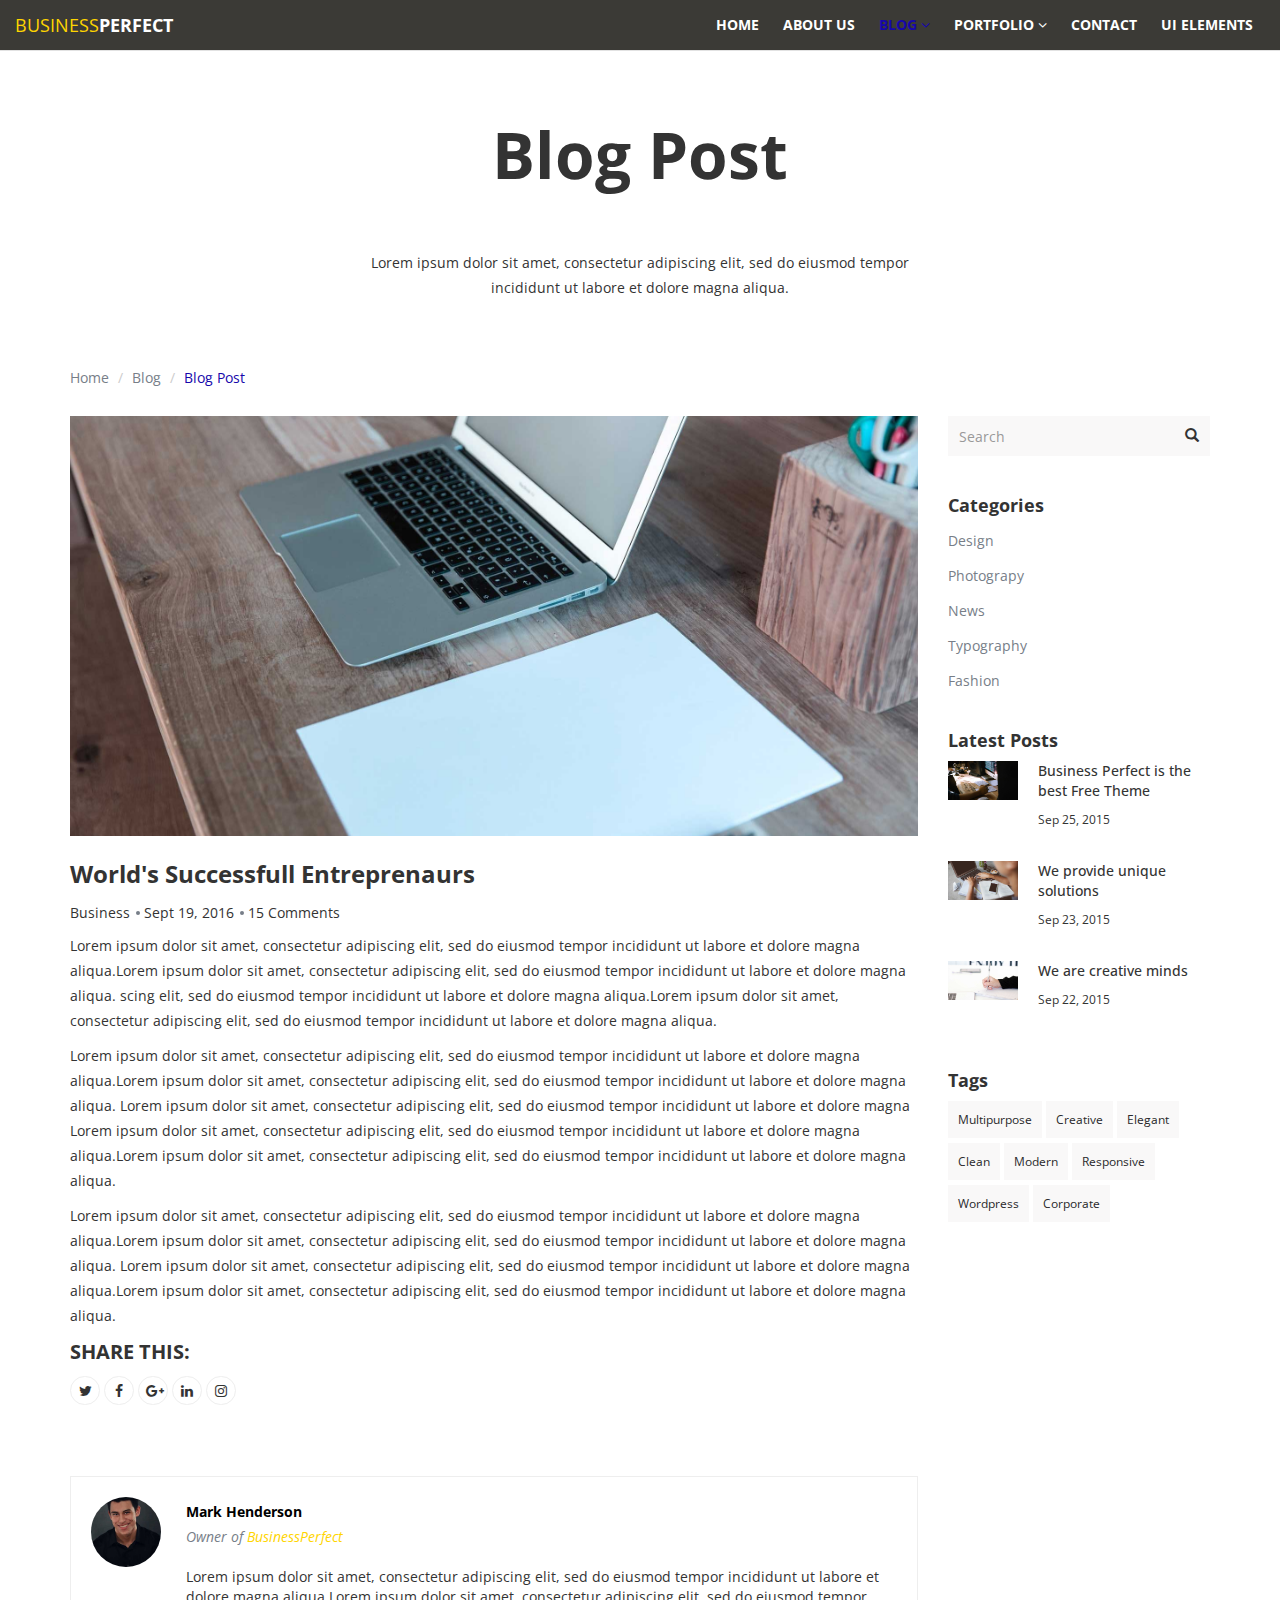
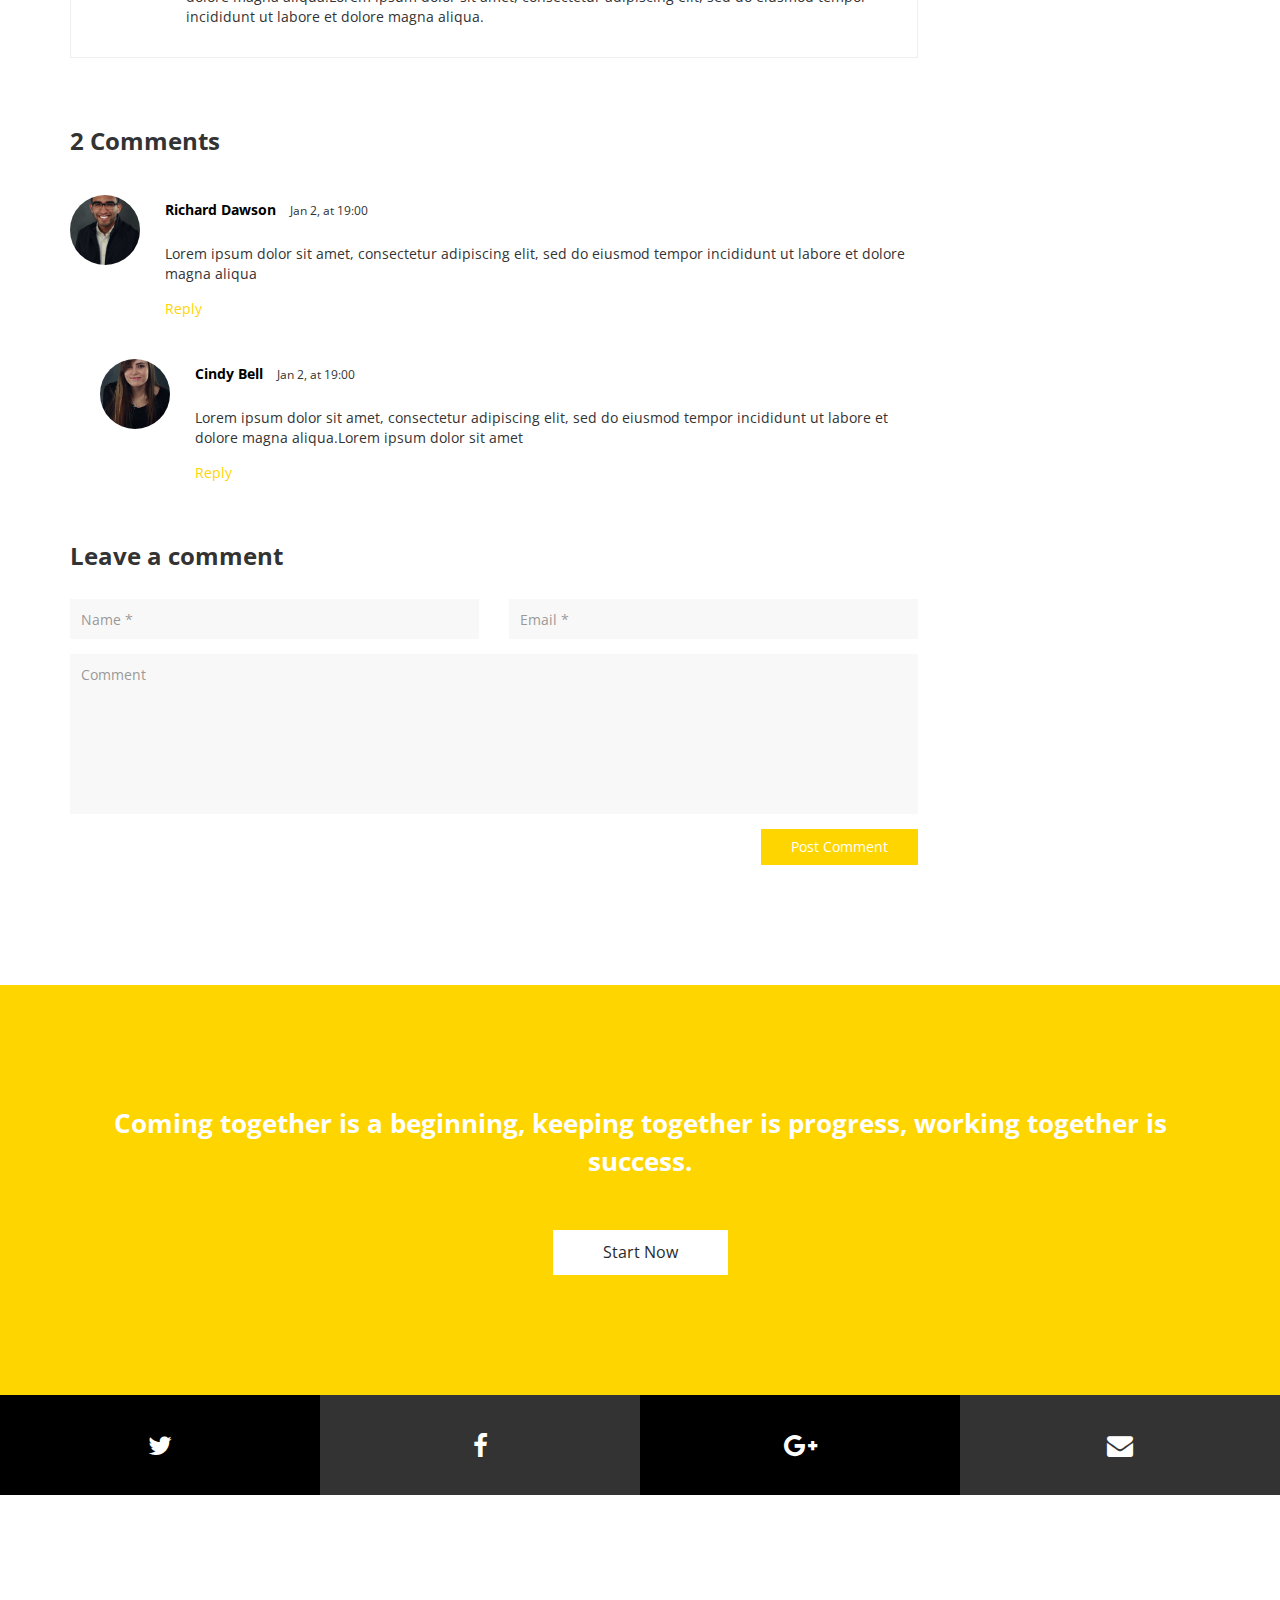
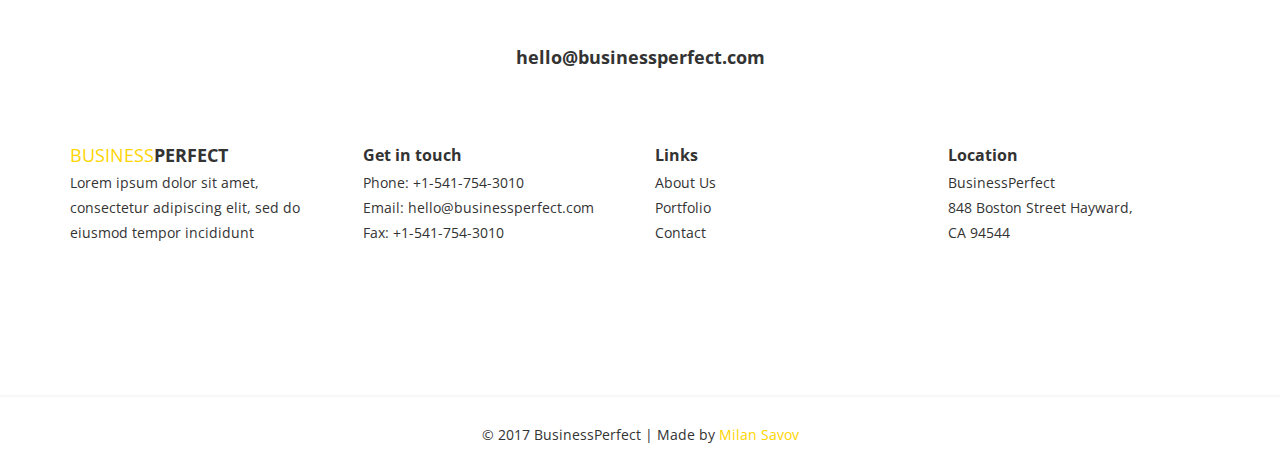
<file: omniflex/blog-post.html>
<!DOCTYPE html>
<html lang="en">
<head>

    <!-- Basic Page Needs
    ================================================== -->
    <meta http-equiv="Content-Type" content="text/html; charset=utf-8">
    <meta http-equiv="X-UA-Compatible" content="IE=edge">

    <title>Blog Post | BusinessPerfect</title>

    <meta name="description" content="BusinessPerfect - Freebie HTML/CSS template based on Bootstrap">
    <meta name="author" content="Milan Savov">
    <meta name="keywords" content="html, css, twitter bootstrap, javascript, jquery, responsive">

    <!-- Mobile Specific Metas
    ================================================== -->
    <meta name="viewport" content="width=device-width, minimum-scale=1.0, maximum-scale=1.0">
    <meta name="apple-mobile-web-app-capable" content="yes">

    <!-- Fonts -->
    <link href='http://fonts.googleapis.com/css?family=Open+Sans:400,300,600,700' rel='stylesheet' type='text/css'>
    <link rel="stylesheet" href="http://cdnjs.cloudflare.com/ajax/libs/font-awesome/4.4.0/css/font-awesome.min.css">

    <!-- Favicon
    ================================================== -->
    <link rel="apple-touch-icon" sizes="180x180" href="assets/img/apple-touch-icon.png">
    <link rel="icon" type="image/png" sizes="16x16" href="assets/img/favicon.png">

    <!-- Stylesheets
    ================================================== -->
    <!-- Bootstrap core CSS -->
    <link href="assets/css/bootstrap.min.css" rel="stylesheet">    

    <!-- Custom styles for this template -->
    <link href="assets/css/style.css" rel="stylesheet">
    <link href="assets/css/responsive.css" rel="stylesheet">
    <link href="assets/css/colors.css" rel="stylesheet">

    <!-- HTML5 shim and Respond.js IE8 support of HTML5 elements and media queries -->
    <!--[if lt IE 9]>
    <script src="https://oss.maxcdn.com/libs/html5shiv/3.7.0/html5shiv.js"></script>
    <script src="https://oss.maxcdn.com/libs/respond.js/1.4.2/respond.min.js"></script>
    <![endif]-->

</head>
<body id="portfolio">

    <header id="masthead" class="site-header site-header-fill">

        <nav id="primary-navigation" class="site-navigation">

            <div class="container-fluid">

                <div class="navbar-header">
                    
                    <a href="index.html" class="site-title yellow-text">Business<span class="white-text">Perfect</span></a>

                </div><!-- /.navbar-header -->

                <div class="main-menu" id="perfect-navbar-collapse">

                    <ul class="nav navbar-nav navbar-right">

                        <li><a href="index.html">Home</a></li>
                        <li><a href="about-us.html">About Us</a></li>
                        <li class="dropdown active">
                            <a href="blog.html" class="dropdown-toggle" data-toggle="dropdown" aria-expanded="false">Blog <i class="fa fa-angle-down hidden-xs" aria-hidden="true"></i></a>
                            <ul class="dropdown-menu">
                                <li class="active"><a href="blog-post.html">Blog Post</a></li>
                            </ul><!-- /.dropdown-menu -->
                        </li><!-- /.dropdown -->
                        <li class="dropdown">
                            <a href="portfolio.html" class="dropdown-toggle" data-toggle="dropdown" aria-expanded="false">Portfolio <i class="fa fa-angle-down hidden-xs" aria-hidden="true"></i></a>
                            <ul class="dropdown-menu">
                                <li><a href="portfolio-item.html">Portfolio Item</a></li>                              
                            </ul><!-- /.dropdown-menu -->
                        </li><!-- /.dropdown -->
                        <li><a href="contact.html">Contact</a></li>
                        <li><a href="ui-elements.html">UI Elements</a></li>
                        
                    </ul><!-- /.navbar-nav -->

                </div><!-- /.navbar-collapse -->
                
            </div>
                      
        </nav><!-- /.site-navigation -->
        
    </header><!-- /#masthead -->

    <main id="main" class="site-main">

        <section class="site-section-small section-blog-post">

            <div class="container">

                <div class="text-center">

                    <h1 class="section-title-big">Blog Post</h1>

                    <p class="section-text">Lorem ipsum dolor sit amet, consectetur adipiscing elit, sed do eiusmod tempor incididunt ut labore et dolore magna aliqua.</p> <!-- /.section-text -->
                
                </div><!-- /.text-center -->

                <ol class="breadcrumb">
                    <li><a href="index.html">Home</a></li>
                    <li><a href="blog.html">Blog</a></li>
                    <li class="active">Blog Post</li>
                </ol><!-- /.breadcrumb -->

                <div class="row">

                    <div class="col-md-9">

                        <div class="row">

                            <div class="col-md-12">

                                <img class="img-carousel post-img" src="assets/img/portfolio-1.jpg" alt="latest-news-1">

                                <div class="post-content">

                                    <h2 class="post-title">World's Successfull Entreprenaurs</h2>
                                    <ul class="post-meta list-unstyled">
                                        <li><a href="#">Business</a></li>
                                        <li><a href="#">Sept 19, 2016</a></li>
                                        <li><a href="#Comments">15 Comments</a></li>
                                    </ul><!-- /.post-meta -->
                                            
                                    <p class="section-text">Lorem ipsum dolor sit amet, consectetur adipiscing elit, sed do eiusmod tempor incididunt ut labore et dolore magna aliqua.Lorem ipsum dolor sit amet, consectetur adipiscing elit, sed do eiusmod tempor incididunt ut labore et dolore magna aliqua.
                                    scing elit, sed do eiusmod tempor incididunt ut labore et dolore magna aliqua.Lorem ipsum dolor sit amet, consectetur adipiscing elit, sed do eiusmod tempor incididunt ut labore et dolore magna aliqua.</p>

                                    <p class="section-text">Lorem ipsum dolor sit amet, consectetur adipiscing elit, sed do eiusmod tempor incididunt ut labore et dolore magna aliqua.Lorem ipsum dolor sit amet, consectetur adipiscing elit, sed do eiusmod tempor incididunt ut labore et dolore magna aliqua.
                                    Lorem ipsum dolor sit amet, consectetur adipiscing elit, sed do eiusmod tempor incididunt ut labore et dolore magna 
                                    Lorem ipsum dolor sit amet, consectetur adipiscing elit, sed do eiusmod tempor incididunt ut labore et dolore magna aliqua.Lorem ipsum dolor sit amet, consectetur adipiscing elit, sed do eiusmod tempor incididunt ut labore et dolore magna aliqua.</p>

                                    <p class="section-text">Lorem ipsum dolor sit amet, consectetur adipiscing elit, sed do eiusmod tempor incididunt ut labore et dolore magna aliqua.Lorem ipsum dolor sit amet, consectetur adipiscing elit, sed do eiusmod tempor incididunt ut labore et dolore magna aliqua.
                                    Lorem ipsum dolor sit amet, consectetur adipiscing elit, sed do eiusmod tempor incididunt ut labore et dolore magna aliqua.Lorem ipsum dolor sit amet, consectetur adipiscing elit, sed do eiusmod tempor incididunt ut labore et dolore magna aliqua.</p>

                                </div><!-- /.post-content -->

                                <div class="social-links">
                                    <p class="small-title mb-10">Share This:</p>
                                    <a class="twitter-bg" href="#"><i class="fa fa-twitter"></i></a>
                                    <a class="facebook-bg" href="#"><i class="fa fa-facebook"></i></a>
                                    <a class="google-plus-bg" href="#"><i class="fa fa-google-plus"></i></a>
                                    <a class="linkedin-bg" href="#"><i class="fa fa-linkedin"></i></a>
                                    <a class="instagram-bg" href="#"><i class="fa fa-instagram"></i></a>
                                </div><!-- /.social-links -->

                                <div class="post-information">

                                    <img class="img-carousel" src="assets/img/employee-1.jpg" alt="">

                                    <div class="post-information-content">

                                        <p class="post-author-name">Mark Henderson</p>
                                        <p class="post-author-position">Owner of <span class="yellow-text">BusinessPerfect</span></p>
                                        <p>Lorem ipsum dolor sit amet, consectetur adipiscing elit, sed do eiusmod tempor incididunt ut labore et dolore magna aliqua.Lorem ipsum dolor sit amet, consectetur adipiscing elit, sed do eiusmod tempor incididunt ut labore et dolore magna aliqua.</p>
                                        
                                    </div><!-- /.post-information-content -->

                                </div><!-- /.post-information -->
                                    
                                <div id="Comments" class="post-comments">

                                    <h3>2 Comments</h3>

                                    <div class="post-comment">

                                        <img class="img-carousel" src="assets/img/employee-3.jpg" alt="">

                                        <div class="post-comment-content">

                                            <p class="post-comment-author-name">Richard Dawson</p>
                                            <p class="post-comment-date">Jan 2, at 19:00</p>
                                            <p class="comment">Lorem ipsum dolor sit amet, consectetur adipiscing elit, sed do eiusmod tempor incididunt ut labore et dolore magna aliqua</p>

                                            <a href="#">Reply</a>
                                            
                                        </div><!-- /.post-comment-content -->
                                        
                                    </div><!-- /.post-comment -->

                                    <div class="post-comment replied">

                                        <img class="img-carousel" src="assets/img/employee-2.jpg" alt="">

                                        <div class="post-comment-content">

                                            <p class="post-comment-author-name">Cindy Bell</p>
                                            <p class="post-comment-date">Jan 2, at 19:00</p>
                                            <p class="comment">Lorem ipsum dolor sit amet, consectetur adipiscing elit, sed do eiusmod tempor incididunt ut labore et dolore magna aliqua.Lorem ipsum dolor sit amet</p>

                                            <a class="yellow-text" href="#">Reply</a>   
                                            
                                        </div><!-- /.post-comment-content -->
                                        
                                    </div><!-- /.post-comment -->
                                    
                                    <div class="leave-comment">

                                        <h3>Leave a comment</h3>

                                        <form class="form-horizontal">

                                            <div class="row">

                                                <div class="col-sm-6">
                                                    <input class="form-control" type="text" name="name" required placeholder="Name *">
                                                </div>
                                                <div class="col-sm-6">
                                                    <input class="form-control" type="email" name="email" required placeholder="Email *">
                                                </div>
                                                <div class="col-sm-12">
                                                    <textarea class="form-control" placeholder="Comment"></textarea>
                                                </div>
                                                <div class="col-sm-12 text-right">
                                                    <button type="submit" class="btn btn-medium btn-yellow">Post Comment</button>
                                                </div>  

                                            </div>
                                        
                                        </form>

                                    </div><!-- /.leave-comment -->

                                </div><!-- /.post-comments -->
                                
                            </div>
                            
                        </div>

                    </div>

                    <aside class="col-md-3">

                        <div class="sidebar">
                            
                            <div class="widget search-form">
                                <form>
                                    <input class="form-control" type="search" placeholder="Search">
                                    <button type="submit">
                                        <span class="glyphicon glyphicon-search"></span>
                                    </button>  
                                </form>
                            </div><!-- /.search-form -->

                            <div class="widget widget-categories">
                                <h4 class="widget-title">Categories</h4>

                                <ul class="list-unstyled">
                                    <li><a href="#">Design</a></li>
                                    <li><a href="#">Photograpy</a></li>
                                    <li><a href="#">News</a></li>
                                    <li><a href="#">Typography</a></li>
                                    <li><a href="#">Fashion</a></li>
                                    
                                </ul><!-- /.list-unstyled -->
                                
                            </div><!-- /.widget-categories -->

                            <div class="widget widget-latest-posts">
                                <h4 class="widget-title">Latest Posts</h4>

                                <ul class="list-unstyled posts-list">

                                    <li>
                                        <a href="blog-post.html">
                                            <div class="widget-thumb">
                                                <img class="img-carousel" src="assets/img/portfolio-7.jpg" alt="">
                                            </div>
                                            <div class="widget-post-info">
                                                <h4 class="widget-post-title">Business Perfect is the best Free Theme</h4>
                                                <p class="widget-post-date">Sep 25, 2015</p> 
                                            </div><!-- /.widget-post-info -->
                                        </a>
                                    </li><!-- /.latest-post -->

                                    <li>
                                        <a href="blog-post.html">
                                            <div class="widget-thumb">
                                                <img class="img-carousel" src="assets/img/portfolio-8.jpg" alt="">
                                            </div>
                                            <div class="widget-post-info">
                                                <h4 class="widget-post-title">We provide unique solutions</h4>
                                                <p class="widget-post-date">Sep 23, 2015</p>
                                            </div><!-- /.widget-post-info -->
                                            
                                        </a>
                                    </li><!-- /.latest-post -->

                                    <li>
                                        <a href="blog-post.html">
                                            <div class="widget-thumb">
                                                <img class="img-carousel" src="assets/img/portfolio-9.jpg" alt="">
                                            </div>
                                            <div class="widget-post-info">
                                                <h4 class="widget-post-title">We are creative minds</h4>
                                                <p class="widget-post-date">Sep 22, 2015</p>
                                            </div><!-- /.widget-post-info -->
                                        </a>
                                    </li><!-- /.latest-post -->

                                </ul>
                                
                            </div><!-- /.widget-latest-posts -->

                            <div class="widget widget-tags">
                                <h4 class="widget-title">Tags</h4>
                                <ul class="list-unstyled">
                                    <li><a href="#">Multipurpose</a></li>
                                    <li><a href="#">Creative</a></li>
                                    <li><a href="#">Elegant</a></li>
                                    <li><a href="#">Clean</a></li>
                                    <li><a href="#">Modern</a></li>
                                    <li><a href="#">Responsive</a></li>
                                    <li><a href="#">Wordpress</a></li>
                                    <li><a href="#">Corporate</a></li>
                                </ul>
                            </div><!-- /.widget-tags -->
                            
                        </div><!-- /.sidebar -->
                        
                    </aside>

                </div>  

            </div>
            
        </section><!-- /.section-blog-post -->

        <section class="site-section-small section-work-with-us yellow-bg text-center">

            <div class="container">

                <p class="section-title-small white-text mb-50">Coming together is a beginning, keeping together is progress, working together is success.</p><!-- /.section-title-small -->

                <a class="btn" href="#">Start Now</a>

            </div>
            
        </section><!-- /.section-work-with-us -->

        <section class="social-networks">

            <div class="container-fluid">

                <div class="row">

                    <a class="white-text black-bg twitter-bg" href="#"><i class="fa fa-twitter" aria-hidden="true"></i></a>
                    <a class="white-text gray-bg facebook-bg" href="#"><i class="fa fa-facebook" aria-hidden="true"></i></a>
                    <a class="white-text black-bg google-plus-bg" href="#"><i class="fa fa-google-plus" aria-hidden="true"></i></a>
                    <a class="white-text gray-bg message-bg" href="#"><i class="fa fa-envelope" aria-hidden="true"></i></a>
 
                </div>
                
            </div><!-- /.container-fluid -->
            
        </section><!-- /.social-networks -->

    </main><!-- /.site-main -->

    <footer id="colophon" class="site-footer">

        <div class="container">

            <div class="email">
                <a href="mailto:hello@businessperfect.com">hello@businessperfect.com</a>
            </div><!-- /.email -->

            <div class="row">

                <div class="col-md-3 col-xs-6">

                    <div class="mb-xs-20">
                        <a href="index.html" class="site-title yellow-text">Business<span>Perfect</span></a>
                        <p class="mb-0">Lorem ipsum dolor sit amet, consectetur adipiscing elit, sed do eiusmod tempor incididunt</p>
                    </div>
                    
                </div>

                <div class="col-md-3 col-xs-6">

                    <div class="mb-xs-20">
                        <h4 class="small-title">Get in touch</h4>
                        <ul class="list-unstyled">
                            <li>Phone: <a href="tel:+15417543010">+1-541-754-3010</a></li>
                            <li>Email: <a href="mailto:hello@businessperfect.com">hello@businessperfect.com</a></li>
                            <li>Fax: <a href="tel:+15417543010">+1-541-754-3010</a></li>
                        </ul><!-- /.list-unstyled -->
                    </div>
                    
                </div>
              
                <div class="col-md-3 col-xs-6">

                    <div class="mb-xs-20">
                        <h4 class="small-title">Links</h4>
                        <ul class="list-unstyled">
                            <li><a href="about-us.html">About Us</a></li>
                            <li><a href="portfolio.html">Portfolio</a></li>
                            <li><a href="contact.html">Contact</a></li>
                        </ul><!-- /.list-unstyled -->
                    </div>
                    
                </div>

                <div class="col-md-3 col-xs-6">

                    <div class="mb-xs-20">
                        <h4 class="small-title">Location</h4>
                        <ul class="list-unstyled">
                            <li>BusinessPerfect</li>
                            <li>848 Boston Street Hayward,</li>
                            <li>CA 94544</li>
                        </ul><!-- /.list-unstyled -->
                    </div>

                </div>

            </div>
            
        </div>

        <div class="copyright">
            <p>&copy; 2017 BusinessPerfect | Made by <a href="http://milansavov.com/" class="yellow-text">Milan Savov</a></p>
        </div><!-- /.copyright -->
        
    </footer><!-- /.site-footer -->

    <!-- Bootstrap core JavaScript
    ================================================== -->
    <!-- Placed at the end of the document so the pages load faster -->
    <script src="https://ajax.googleapis.com/ajax/libs/jquery/3.1.1/jquery.min.js"></script> 
    <script src="assets/js/bootstrap.min.js"></script>
    <script src="assets/js/jquery.slicknav.min.js"></script>
    <script src="assets/js/slick.min.js"></script>
    <script src="assets/js/touchswipe.min.js"></script>
    <script src="assets/js/skrollr.min.js"></script>
    <script src="assets/js/jquery.countTo.min.js"></script>
    <script src="assets/js/script.js"></script>

</body>
</html>
</file>
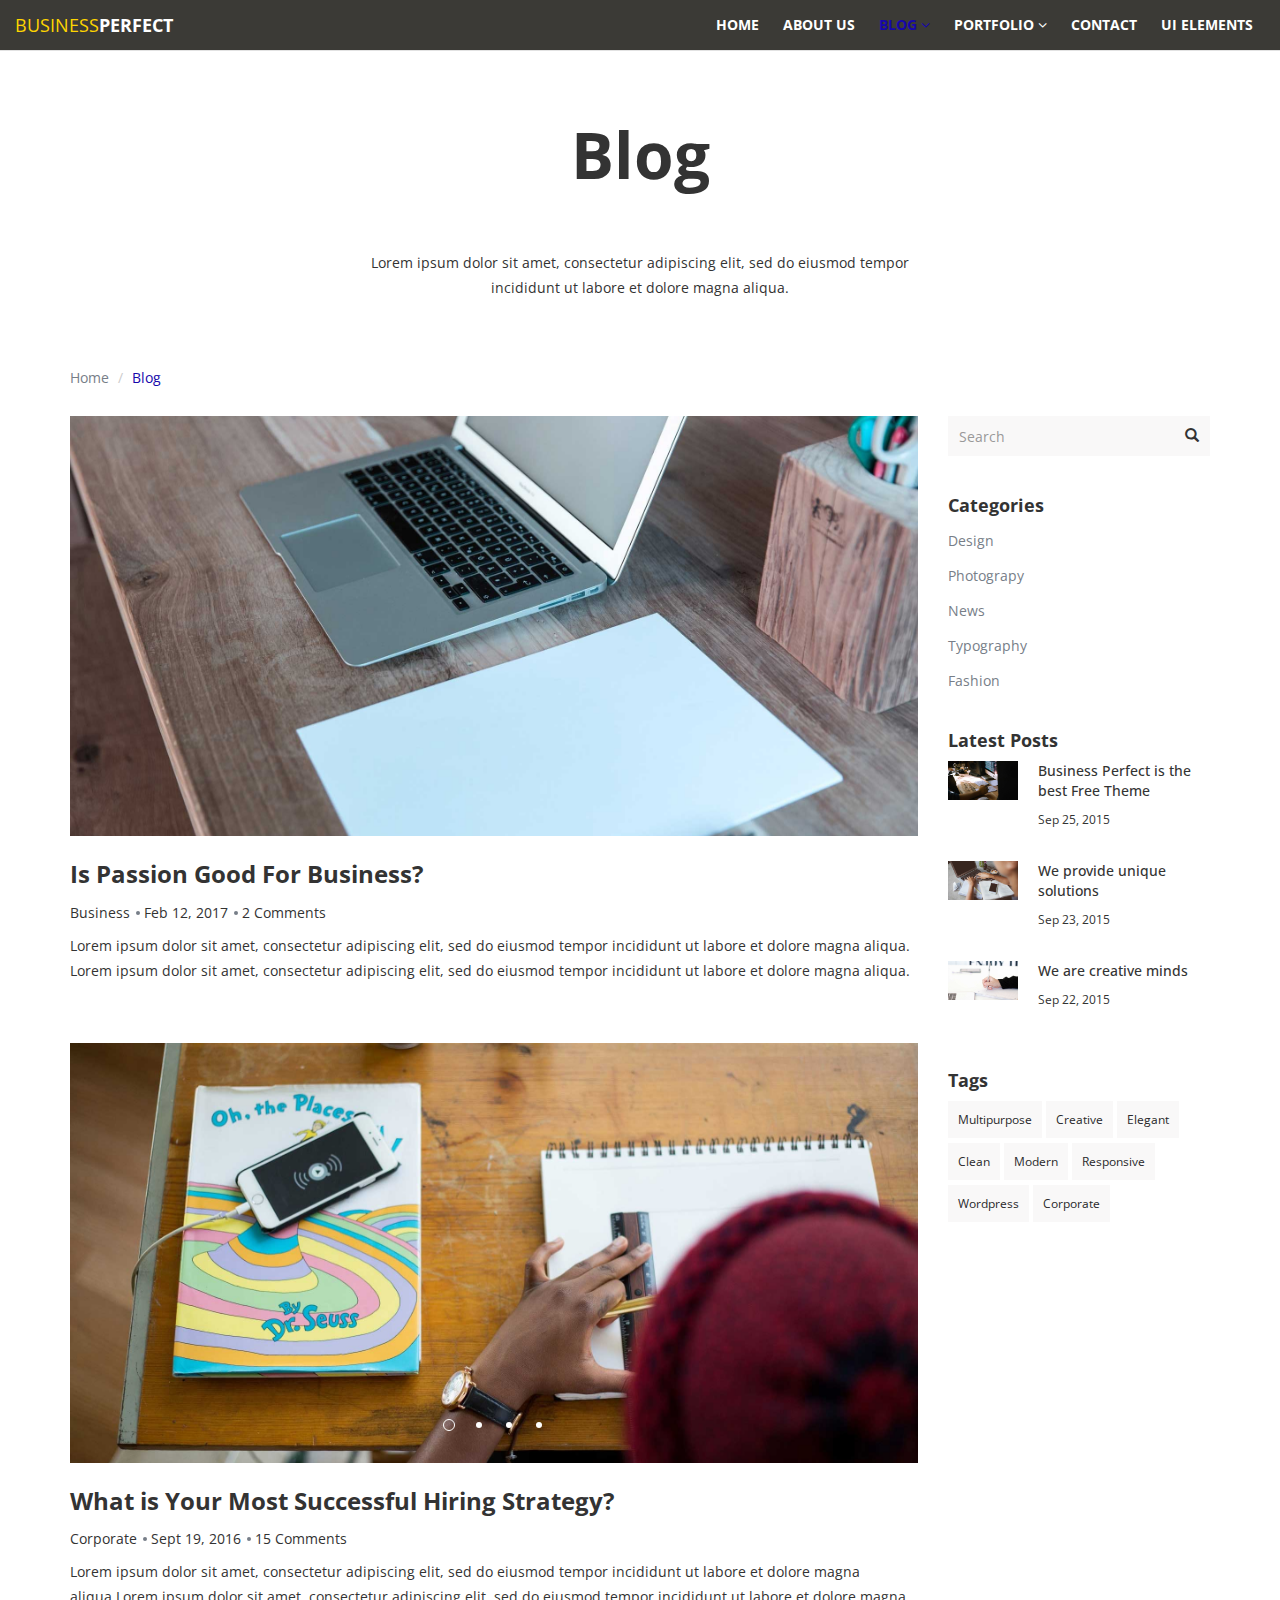
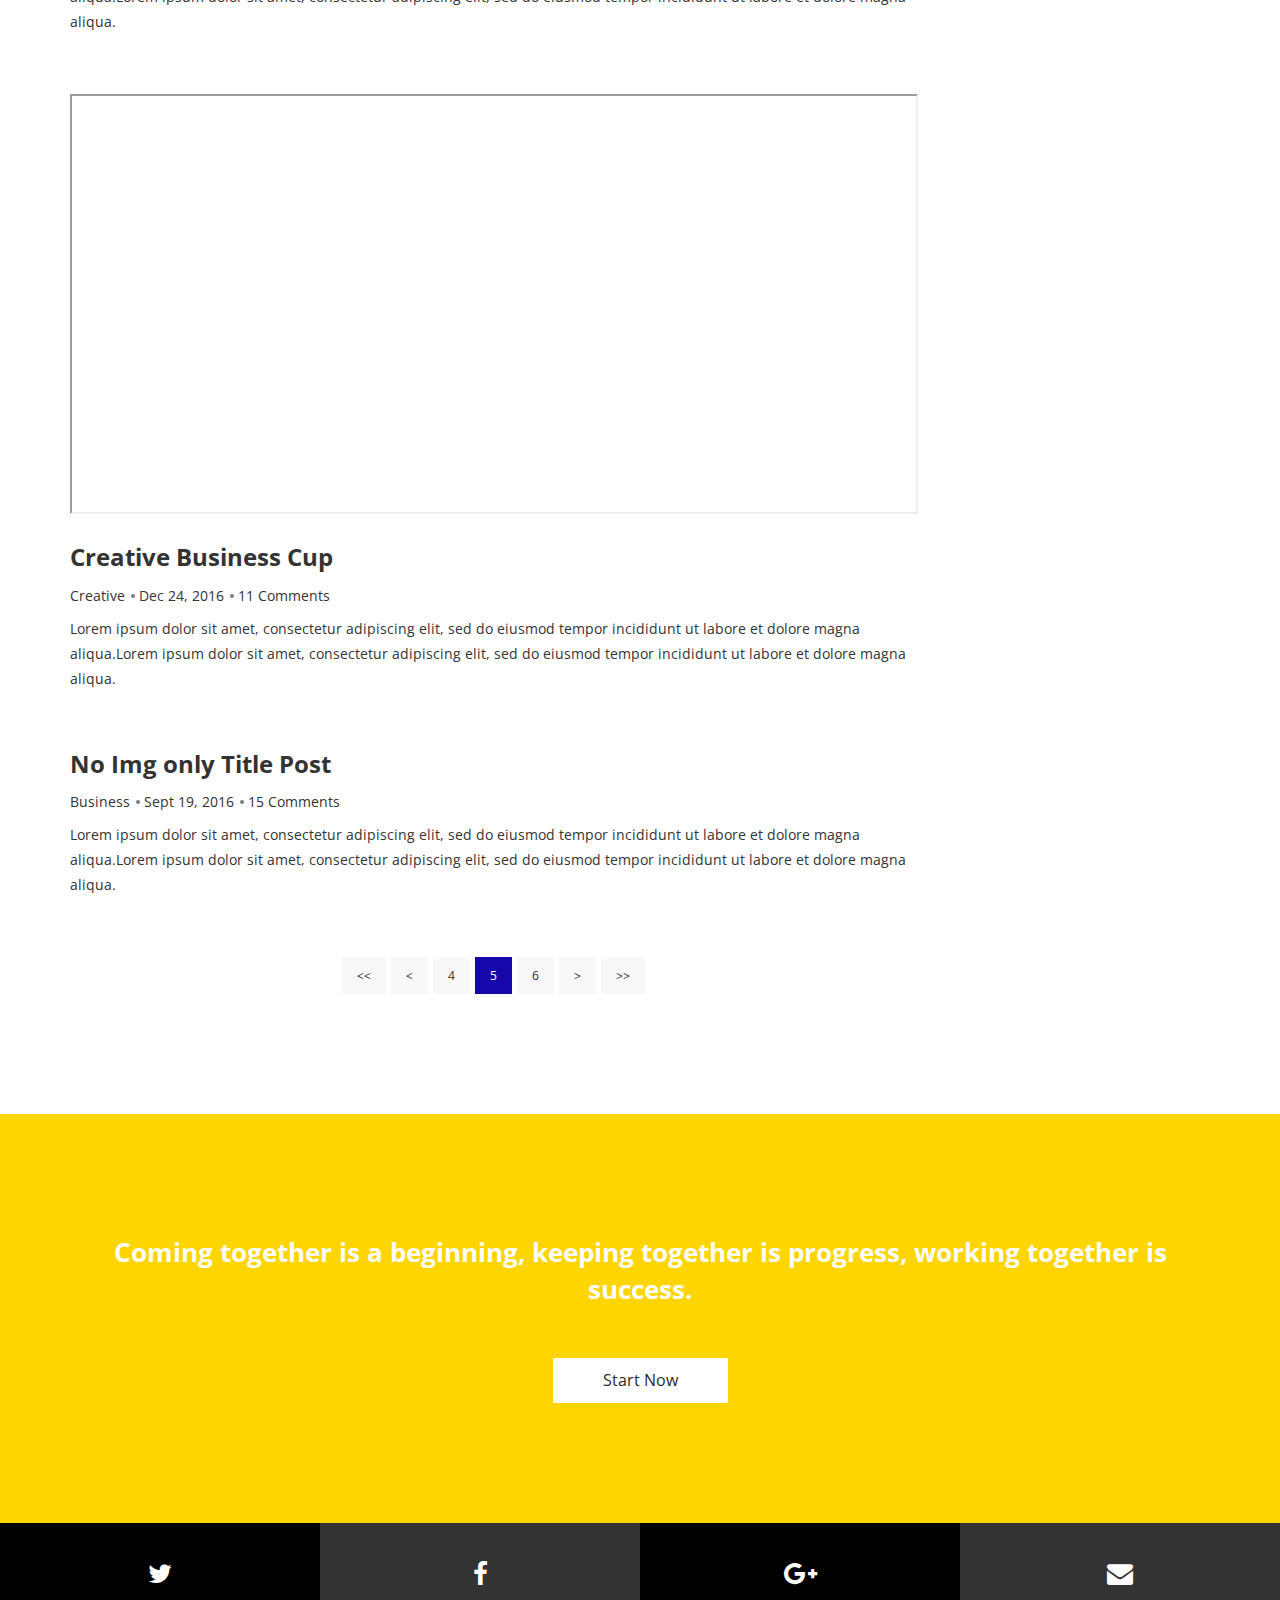
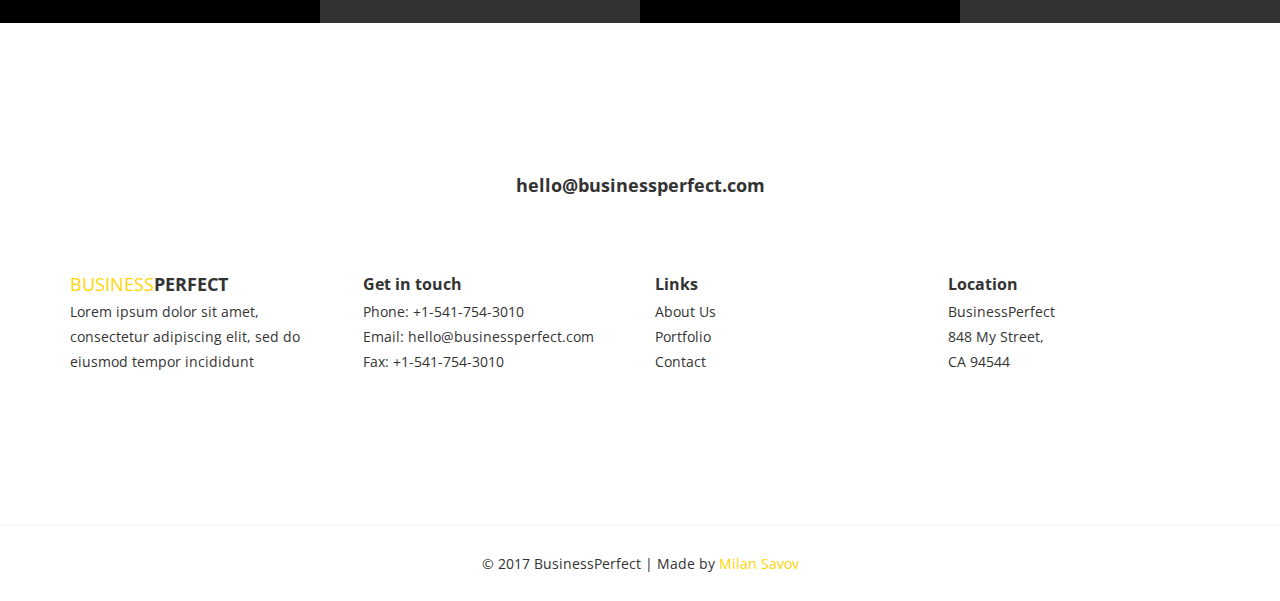
<file: omniflex/blog.html>
<!DOCTYPE html>
<html lang="en">
<head>

    <!-- Basic Page Needs
    ================================================== -->
    <meta http-equiv="Content-Type" content="text/html; charset=utf-8">
    <meta http-equiv="X-UA-Compatible" content="IE=edge">

    <title>Blog | BusinessPerfect</title>

    <meta name="description" content="BusinessPerfect - Freebie HTML/CSS template based on Bootstrap">
    <meta name="author" content="Milan Savov">
    <meta name="keywords" content="html, css, twitter bootstrap, javascript, jquery, responsive">

    <!-- Mobile Specific Metas
    ================================================== -->
    <meta name="viewport" content="width=device-width, minimum-scale=1.0, maximum-scale=1.0">
    <meta name="apple-mobile-web-app-capable" content="yes">

    <!-- Fonts -->
    <link href='http://fonts.googleapis.com/css?family=Open+Sans:400,300,600,700' rel='stylesheet' type='text/css'>
    <link rel="stylesheet" href="http://cdnjs.cloudflare.com/ajax/libs/font-awesome/4.4.0/css/font-awesome.min.css">

    <!-- Favicon
    ================================================== -->
    <link rel="apple-touch-icon" sizes="180x180" href="assets/img/apple-touch-icon.png">
    <link rel="icon" type="image/png" sizes="16x16" href="assets/img/favicon.png">
    
    <!-- Stylesheets
    ================================================== -->
    <!-- Bootstrap core CSS -->
    <link href="assets/css/bootstrap.min.css" rel="stylesheet">

    <!-- Custom styles for this template -->
    <link href="assets/css/style.css" rel="stylesheet">
    <link href="assets/css/responsive.css" rel="stylesheet">
    <link href="assets/css/colors.css" rel="stylesheet">

    <!-- HTML5 shim and Respond.js IE8 support of HTML5 elements and media queries -->
    <!--[if lt IE 9]>
    <script src="https://oss.maxcdn.com/libs/html5shiv/3.7.0/html5shiv.js"></script>
    <script src="https://oss.maxcdn.com/libs/respond.js/1.4.2/respond.min.js"></script>
    <![endif]-->

</head>
<body>

    <header id="masthead" class="site-header site-header-fill">

        <nav id="primary-navigation" class="site-navigation">

            <div class="container-fluid">

                <div class="navbar-header">
                    
                    <a href="index.html" class="site-title yellow-text">Business<span class="white-text">Perfect</span></a>

                </div><!-- /.navbar-header -->

                <div class="main-menu" id="perfect-navbar-collapse">

                    <ul class="nav navbar-nav navbar-right">

                        <li><a href="index.html">Home</a></li>
                        <li><a href="about-us.html">About Us</a></li>
                        <li class="dropdown active">
                            <a href="blog.html" class="dropdown-toggle" data-toggle="dropdown" aria-expanded="false">Blog <i class="fa fa-angle-down hidden-xs" aria-hidden="true"></i></a>
                            <ul class="dropdown-menu">
                                <li><a href="blog-post.html">Blog Post</a></li>
                            </ul><!-- /.dropdown-menu -->
                        </li><!-- /.dropdown -->
                        <li class="dropdown">
                            <a href="portfolio.html" class="dropdown-toggle" data-toggle="dropdown" aria-expanded="false">Portfolio <i class="fa fa-angle-down hidden-xs" aria-hidden="true"></i></a>
                            <ul class="dropdown-menu">
                                <li><a href="portfolio-item.html">Portfolio Item</a></li>                              
                            </ul><!-- /.dropdown-menu -->
                        </li><!-- /.dropdown -->
                        <li><a href="contact.html">Contact</a></li>
                        <li><a href="ui-elements.html">UI Elements</a></li>
                        
                    </ul><!-- /.navbar-nav -->

                </div><!-- /.navbar-collapse -->
                
            </div>
                      
        </nav><!-- /.site-navigation -->
        
    </header><!-- /#masthead -->

    <main id="main" class="site-main">

        <section class="site-section-small section-blog">

            <div class="container">

                <div class="text-center">

                    <h1 class="section-title-big">Blog</h1>
                    <p class="section-text">Lorem ipsum dolor sit amet, consectetur adipiscing elit, sed do eiusmod tempor incididunt ut labore et dolore magna aliqua.</p>
                
                </div>

                <ol class="breadcrumb">
                    <li><a href="index.html">Home</a></li>
                    <li class="active">Blog</li>
                </ol><!-- /.breadcrumb -->

                <div class="row">

                    <div class="col-md-9">

                        <div class="blog-post">

                            <a href="blog-post.html"><img class="img-carousel post-img" src="assets/img/portfolio-1.jpg" alt=""></a>

                            <div class="post-content">

                                <h3><a class="post-title" href="blog-post.html">Is Passion Good For Business?</a></h3>
                                <ul class="post-meta list-unstyled">
                                    <li><a href="#">Business</a></li>
                                    <li><a href="#">Feb 12, 2017</a></li>
                                    <li><a href="blog-post.html#Comments">2 Comments</a></li>
                                </ul><!-- /.post-meta -->
                                        
                                <p class="section-text">Lorem ipsum dolor sit amet, consectetur adipiscing elit, sed do eiusmod tempor incididunt ut labore et dolore magna aliqua. Lorem ipsum dolor sit amet, consectetur adipiscing elit, sed do eiusmod tempor incididunt ut labore et dolore magna aliqua.</p>
                                
                            </div><!-- /.post-content -->

                        </div><!-- /.blog-post -->
                            

                        <div class="blog-post">

                            <div class="post-img-slider">
                                <img class="img-carousel post-img" src="assets/img/portfolio-5.jpg" alt="">
                                <img class="img-carousel post-img" src="assets/img/portfolio-2.jpg" alt="">
                                <img class="img-carousel post-img" src="assets/img/portfolio-3.jpg" alt="">
                                <img class="img-carousel post-img" src="assets/img/portfolio-4.jpg" alt="">
                            </div><!-- /.post-img-slider -->

                            <div class="post-content">

                                <h3><a class="post-title" href="blog-post.html">What is Your Most Successful Hiring Strategy?</a></h3>
                                <ul class="post-meta list-unstyled">
                                    <li><a href="#">Corporate</a></li>
                                    <li><a href="#">Sept 19, 2016</a></li>
                                    <li><a href="blog-post.html#Comments">15 Comments</a></li>
                                </ul><!-- /.post-meta -->

                                <p class="section-text">Lorem ipsum dolor sit amet, consectetur adipiscing elit, sed do eiusmod tempor incididunt ut labore et dolore magna aliqua.Lorem ipsum dolor sit amet, consectetur adipiscing elit, sed do eiusmod tempor incididunt ut labore et dolore magna aliqua.</p><!-- /.section-text -->

                            </div><!-- /.post-content -->

                        </div><!-- /.blog-post -->
                            
                        <div class="blog-post">

                            <iframe src="https://player.vimeo.com/video/88989456" width="100%" height="420" allowfullscreen></iframe>

                            <div class="post-content">

                                <h3><a class="post-title" href="blog-post.html">Creative Business Cup </a></h3>
                                <ul class="post-meta list-unstyled">
                                    <li><a href="#">Creative</a></li>
                                    <li><a href="#">Dec 24, 2016</a></li>
                                    <li><a href="blog-post.html#Comments">11 Comments</a></li>
                                </ul><!-- /.post-meta-->

                                <p class="section-text">Lorem ipsum dolor sit amet, consectetur adipiscing elit, sed do eiusmod tempor incididunt ut labore et dolore magna aliqua.Lorem ipsum dolor sit amet, consectetur adipiscing elit, sed do eiusmod tempor incididunt ut labore et dolore magna aliqua.</p><!-- /.section-text -->

                            </div><!-- /.post-content -->

                        </div><!-- /.blog-post -->

                        <div class="blog-post">

                            <div class="post-content mt-0">

                                <h3><a class="post-title" href="blog-post.html">No Img only Title Post</a></h3>
                                <ul class="post-meta list-unstyled">
                                    <li><a href="#">Business</a></li>
                                    <li><a href="#">Sept 19, 2016</a></li>
                                    <li><a href="blog-post.html#Comments">15 Comments</a></li>
                                </ul><!-- /.post-meta -->

                                <p class="section-text">Lorem ipsum dolor sit amet, consectetur adipiscing elit, sed do eiusmod tempor incididunt ut labore et dolore magna aliqua.Lorem ipsum dolor sit amet, consectetur adipiscing elit, sed do eiusmod tempor incididunt ut labore et dolore magna aliqua.</p><!-- /.section-text -->

                            </div><!-- /.post-content -->
                            
                        </div><!-- /.blog-post -->


                        <div class="text-center">
                            <ul class="pagination">
                                <li><a href="#"><<</a></li>
                                <li><a href="#"><</a></li>
                                <li><a href="#">4</a></li>
                                <li class="active"><a href="#">5</a></li>
                                <li><a href="#">6</a></li>
                                <li><a href="#">></a></li>
                                <li><a href="#">>></a></li>
                            </ul><!-- /.pagination -->               
                        </div><!-- /.text-center --> 

                    </div>

                    <aside class="col-md-3">

                        <div class="sidebar">
                            
                            <div class="widget search-form">
                                <form>
                                    <input class="form-control" type="search" placeholder="Search">
                                    <button type="submit">
                                        <span class="glyphicon glyphicon-search"></span>
                                    </button>  
                                </form>
                            </div><!-- /.search-form -->

                            <div class="widget widget-categories">
                                <h4 class="widget-title">Categories</h4>

                                <ul class="list-unstyled">
                                    <li><a href="#">Design</a></li>
                                    <li><a href="#">Photograpy</a></li>
                                    <li><a href="#">News</a></li>
                                    <li><a href="#">Typography</a></li>
                                    <li><a href="#">Fashion</a></li>        
                                </ul>
                            </div><!-- /.widget-categories -->

                            <div class="widget widget-latest-posts">
                                <h4 class="widget-title">Latest Posts</h4>

                                <ul class="list-unstyled posts-list">
                                    <li>
                                        <a href="blog-post.html">
                                            <div class="widget-thumb">
                                                <img class="img-carousel" src="assets/img/portfolio-7.jpg" alt="">
                                            </div>
                                            <div class="widget-post-info">
                                                <h4 class="widget-post-title">Business Perfect is the best Free Theme</h4>
                                                <p class="widget-post-date">Sep 25, 2015</p> 
                                            </div><!-- /.widget-post-info -->
                                        </a>
                                    </li><!-- /.latest-post -->

                                    <li>
                                        <a href="blog-post.html">
                                            <div class="widget-thumb">
                                                <img class="img-carousel" src="assets/img/portfolio-8.jpg" alt="">
                                            </div>
                                            <div class="widget-post-info">
                                                <h4 class="widget-post-title">We provide unique solutions</h4>
                                                <p class="widget-post-date">Sep 23, 2015</p>
                                            </div><!-- /.widget-post-info -->
                                            
                                        </a>
                                    </li><!-- /.latest-post -->

                                    <li>
                                        <a href="blog-post.html">
                                            <div class="widget-thumb">
                                                <img class="img-carousel" src="assets/img/portfolio-9.jpg" alt="">
                                            </div>
                                            <div class="widget-post-info">
                                                <h4 class="widget-post-title">We are creative minds</h4>
                                                <p class="widget-post-date">Sep 22, 2015</p>
                                            </div><!-- /.widget-post-info -->
                                        </a>
                                    </li><!-- /.latest-post -->
                                </ul>
                            </div><!-- /.widget-latest-posts -->

                            <div class="widget widget-tags">
                                <h4 class="widget-title">Tags</h4>
                                <ul class="list-unstyled">
                                    <li><a href="#">Multipurpose</a></li>
                                    <li><a href="#">Creative</a></li>
                                    <li><a href="#">Elegant</a></li>
                                    <li><a href="#">Clean</a></li>
                                    <li><a href="#">Modern</a></li>
                                    <li><a href="#">Responsive</a></li>
                                    <li><a href="#">Wordpress</a></li>
                                    <li><a href="#">Corporate</a></li>
                                </ul>
                            </div><!-- /.widget-tags -->
                            
                        </div><!-- /.sidebar -->
                        
                    </aside>

                </div>

            </div>
            
        </section><!-- /.section-blog -->

        <section class="site-section-small section-work-with-us yellow-bg text-center">

            <div class="container">

                <p class="section-title-small white-text mb-50">Coming together is a beginning, keeping together is progress, working together is success.</p>
                <a class="btn" href="#">Start Now</a>

            </div>
            
        </section><!-- /.section-work-with-us -->

        <section class="social-networks">

            <div class="container-fluid">

                <div class="row">

                    <a class="white-text black-bg twitter-bg" href="#"><i class="fa fa-twitter" aria-hidden="true"></i></a>
                    <a class="white-text gray-bg facebook-bg" href="#"><i class="fa fa-facebook" aria-hidden="true"></i></a>
                    <a class="white-text black-bg google-plus-bg" href="#"><i class="fa fa-google-plus" aria-hidden="true"></i></a>
                    <a class="white-text gray-bg message-bg" href="#"><i class="fa fa-envelope" aria-hidden="true"></i></a>
 
                </div>
                
            </div>
            
        </section><!-- /.social-networks -->

    </main><!-- /.site-main -->

    <footer id="colophon" class="site-footer">

        <div class="container">

            <div class="email">
                <a href="mailto:hello@businessperfect.com">hello@businessperfect.com</a>
            </div><!-- /.email -->

            <div class="row">

                <div class="col-md-3 col-xs-6">

                    <div class="mb-xs-20">
                        <a href="index.html" class="site-title yellow-text">Business<span>Perfect</span></a>
                        <p class="mb-0">Lorem ipsum dolor sit amet, consectetur adipiscing elit, sed do eiusmod tempor incididunt</p>
                    </div>
                    
                </div>

                <div class="col-md-3 col-xs-6">

                    <div class="mb-xs-20">
                        <h4 class="small-title">Get in touch</h4>
                        <ul class="list-unstyled">
                            <li>Phone: <a href="tel:+15417543010">+1-541-754-3010</a></li>
                            <li>Email: <a href="mailto:hello@businessperfect.com">hello@businessperfect.com</a></li>
                            <li>Fax: <a href="tel:+15417543010">+1-541-754-3010</a></li>
                        </ul>   
                    </div>
                    
                </div>
              
                <div class="col-md-3 col-xs-6">

                    <div class="mb-xs-20">
                        <h4 class="small-title">Links</h4>
                        <ul class="list-unstyled">
                            <li><a href="about-us.html">About Us</a></li>
                            <li><a href="portfolio.html">Portfolio</a></li>
                            <li><a href="contact.html">Contact</a></li>
                        </ul>
                    </div>
                    
                </div>

                <div class="col-md-3 col-xs-6">

                    <div class="mb-xs-20">
                        <h4 class="small-title">Location</h4>
                        <ul class="list-unstyled">
                            <li>BusinessPerfect</li>
                            <li>848 My Street,</li>
                            <li>CA 94544</li>
                        </ul>
                    </div>

                </div>

            </div>
            
        </div>

        <div class="copyright">
            <p>&copy; 2017 BusinessPerfect | Made by <a href="http://milansavov.com/" class="yellow-text">Milan Savov</a></p>
        </div><!-- /.copyright -->
        
    </footer><!-- /.site-footer -->

    <!-- Bootstrap core JavaScript
    ================================================== -->
    <!-- Placed at the end of the document so the pages load faster -->
    <script src="https://ajax.googleapis.com/ajax/libs/jquery/3.1.1/jquery.min.js"></script> 
    <script src="assets/js/bootstrap.min.js"></script>
    <script src="assets/js/jquery.slicknav.min.js"></script>
    <script src="assets/js/slick.min.js"></script>
    <script src="assets/js/touchswipe.min.js"></script>
    <script src="assets/js/skrollr.min.js"></script>
    <script src="assets/js/jquery.countTo.min.js"></script>
    <script src="assets/js/script.js"></script>

</body>
</html>
</file>
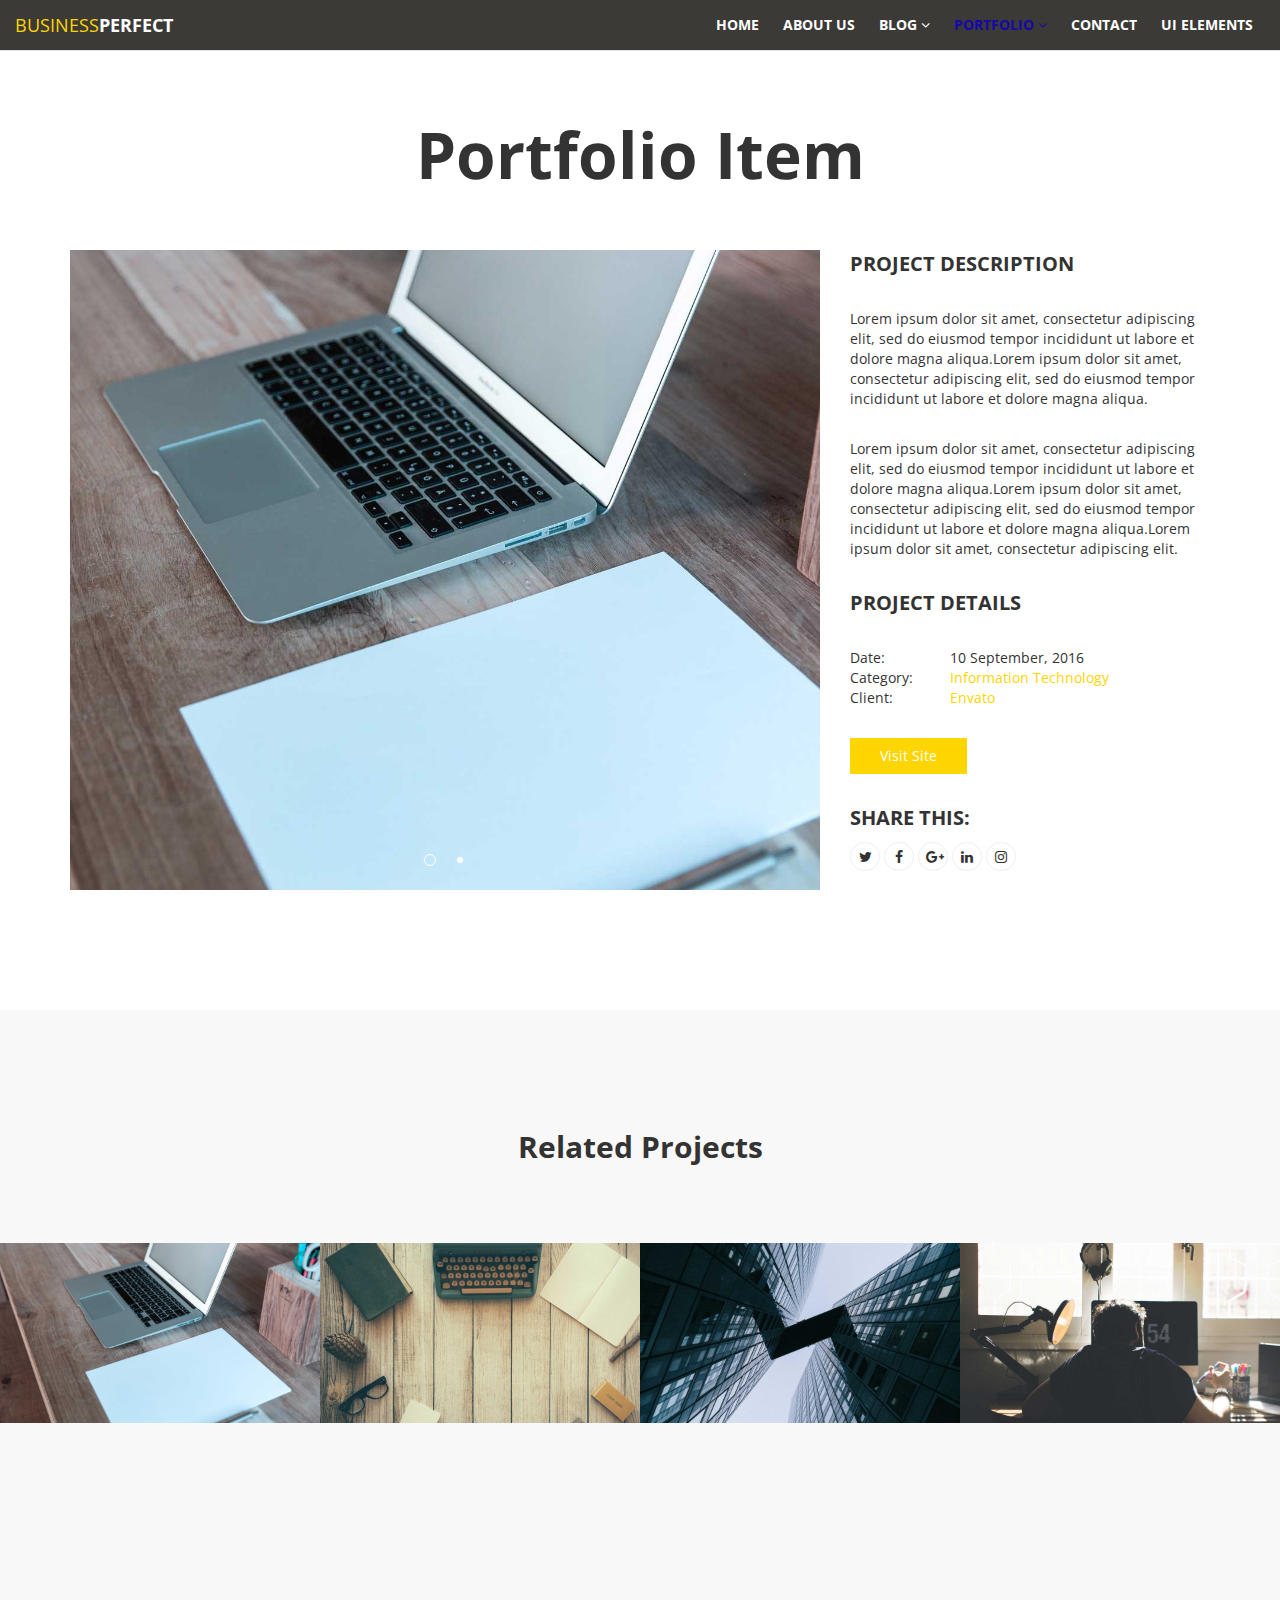
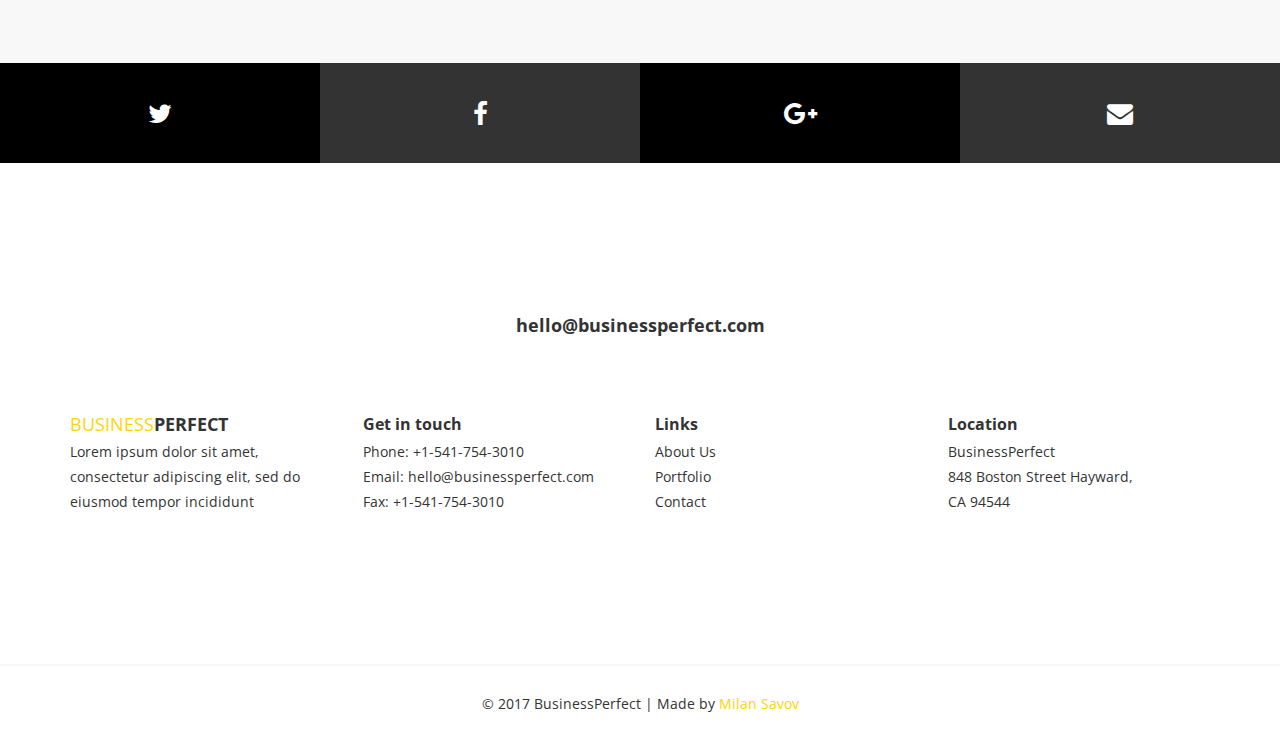
<file: omniflex/portfolio-item.html>
<!DOCTYPE html>
<html lang="en">
<head>

    <!-- Basic Page Needs
    ================================================== -->
    <meta http-equiv="Content-Type" content="text/html; charset=utf-8">
    <meta http-equiv="X-UA-Compatible" content="IE=edge">

    <title>Portfolio item | BusinessPerfect</title>

    <meta name="description" content="BusinessPerfect - Freebie HTML/CSS template based on Bootstrap">
    <meta name="author" content="Milan Savov">
    <meta name="keywords" content="html, css, twitter bootstrap, javascript, jquery, responsive">

    <!-- Mobile Specific Metas
    ================================================== -->
    <meta name="viewport" content="width=device-width, minimum-scale=1.0, maximum-scale=1.0">
    <meta name="apple-mobile-web-app-capable" content="yes">

    <!-- Fonts -->
    <link href='http://fonts.googleapis.com/css?family=Open+Sans:400,300,600,700' rel='stylesheet' type='text/css'>
    <link rel="stylesheet" href="http://cdnjs.cloudflare.com/ajax/libs/font-awesome/4.4.0/css/font-awesome.min.css">

    <!-- Favicon
    ================================================== -->
    <link rel="apple-touch-icon" sizes="180x180" href="assets/img/apple-touch-icon.png">
    <link rel="icon" type="image/png" sizes="16x16" href="assets/img/favicon.png">

    <!-- Stylesheets
    ================================================== -->
    <!-- Bootstrap core CSS -->
    <link href="assets/css/bootstrap.min.css" rel="stylesheet">

    <!-- Custom styles for this template -->
    <link href="assets/css/style.css" rel="stylesheet">
    <link href="assets/css/responsive.css" rel="stylesheet">
    <link href="assets/css/colors.css" rel="stylesheet">

    <!-- HTML5 shim and Respond.js IE8 support of HTML5 elements and media queries -->
    <!--[if lt IE 9]>
    <script src="https://oss.maxcdn.com/libs/html5shiv/3.7.0/html5shiv.js"></script>
    <script src="https://oss.maxcdn.com/libs/respond.js/1.4.2/respond.min.js"></script>
    <![endif]-->

</head>
<body>

    <header id="masthead" class="site-header site-header-fill">

        <nav id="primary-navigation" class="site-navigation">

            <div class="container-fluid">

                <div class="navbar-header">
                    
                    <a href="index.html" class="site-title yellow-text">Business<span class="white-text">Perfect</span></a>

                </div><!-- /.navbar-header -->

                <div class="main-menu" id="perfect-navbar-collapse">

                    <ul class="nav navbar-nav navbar-right">

                        <li><a href="index.html">Home</a></li>
                        <li><a href="about-us.html">About Us</a></li>
                        <li class="dropdown">
                            <a href="blog.html" class="dropdown-toggle" data-toggle="dropdown" aria-expanded="false">Blog <i class="fa fa-angle-down hidden-xs" aria-hidden="true"></i></a>
                            <ul class="dropdown-menu">
                                <li><a href="blog-post.html">Blog Post</a></li>
                            </ul><!-- /.dropdown-menu -->
                        </li><!-- /.dropdown -->
                        <li class="dropdown active">
                            <a href="portfolio.html" class="dropdown-toggle" data-toggle="dropdown" aria-expanded="false">Portfolio <i class="fa fa-angle-down hidden-xs" aria-hidden="true"></i></a>
                            <ul class="dropdown-menu">
                                <li class="active"><a href="portfolio-item.html">Portfolio Item</a></li>                              
                            </ul><!-- /.dropdown-menu -->
                        </li><!-- /.dropdown -->
                        <li><a href="contact.html">Contact</a></li>
                        <li><a href="ui-elements.html">UI Elements</a></li>
                        
                    </ul><!-- /.navbar-nav -->

                </div><!-- /.navbar-collapse -->
                
            </div>
                      
        </nav><!-- /.site-navigation -->
        
    </header><!-- /#masthead -->

    <main id="main" class="site-main">

        <section class="site-section-small section-portfolio-item">

            <div class="container">

                <h1 class="section-title-big text-center">Portfolio Item</h1>

                <div class="row">

                    <div class="col-md-8">
                        <div id="PortfolioItemSlider">                
                            <img class="img-carousel" src="assets/img/portfolio-1.jpg" alt="">
                            <img class="img-carousel" src="assets/img/portfolio-2.jpg" alt="">
                        </div><!-- /#PortfolioItemSlider -->   
                    </div>

                    <div class="col-md-4">

                        <p class="small-title mb-30">Project Description</p>

                        <p class="mb-30">Lorem ipsum dolor sit amet, consectetur adipiscing elit, sed do eiusmod tempor incididunt ut labore et dolore magna aliqua.Lorem ipsum dolor sit amet, consectetur adipiscing elit, sed do eiusmod tempor incididunt ut labore et dolore magna aliqua.</p>

                        <p class="mb-30">Lorem ipsum dolor sit amet, consectetur adipiscing elit, sed do eiusmod tempor incididunt ut labore et dolore magna aliqua.Lorem ipsum dolor sit amet, consectetur adipiscing elit, sed do eiusmod tempor incididunt ut labore et dolore magna aliqua.Lorem ipsum dolor sit amet, consectetur adipiscing elit.</p>

                        <p class="small-title mb-30">Project Details</p>                        
                        <ul class="list-unstyled portfolio-date-cat-cl pull-left">
                            <li>Date:</li>
                            <li>Category:</li>
                            <li>Client:</li>
                        </ul>

                        <ul class="list-unstyled portfolio-date-cat-cl pl-100 mb-30">
                            <li>10 September, 2016</li>
                            <li><a href="#">Information Technology</a></li>
                            <li><a href="#">Envato</a></li>
                        </ul>

                        <a href="#" class="btn btn-yellow btn-medium mb-30">Visit Site</a>

                        <div class="social-links">
                            <p class="small-title mb-10">Share This:</p>
                            <a class="twitter-bg" href="#"><i class="fa fa-twitter"></i></a>
                            <a class="facebook-bg" href="#"><i class="fa fa-facebook"></i></a>
                            <a class="google-plus-bg" href="#"><i class="fa fa-google-plus"></i></a>
                            <a class="linkedin-bg" href="#"><i class="fa fa-linkedin"></i></a>
                            <a class="instagram-bg" href="#"><i class="fa fa-instagram"></i></a>
                        </div><!-- /.social-links -->
                        
                    </div>
                    
                </div>
                
            </div>
            
        </section><!-- /.section-portfolio-item -->

        <section class="site-section-small portfolio light-gray-bg">

            <div class="container">
                <h2 class="section-title text-center pb-80">Related Projects</h2>
            </div>

            <div class="container-fluid">

                <div class="row">

                    <div class="col-md-3 col-xs-6">
                        <a class="portfolio-link" href="portfolio-item.html">
                            <img src="assets/img/portfolio-1.jpg" alt="" class="img-carousel">
                            <div class="portfolio-info">
                                <div class="portfolio-info-top">
                                    <h3>Business Perfect item</h3>
                                </div><!-- /.portfolio-info-top -->
                                <div class="portfolio-info-bottom">
                                    <p>Lorem ipsum dolor sit amet, consectetur adipiscing elit. Cras viverra dolor eu nunc porttitor sollicitudin. Maecenas dignissim ultricies pharetra.</p>
                                </div><!-- /.portfolio-info-bottom -->
                            </div><!-- /.portfolio-info  -->
                        </a>
                    </div>
                    <div class="col-md-3 col-xs-6">
                        <a class="portfolio-link"  href="portfolio-item.html">
                            <img src="assets/img/portfolio-2.jpg" alt="" class="img-carousel">
                            <div class="portfolio-info">
                                <div class="portfolio-info-top">
                                    <h3>Business Perfect item</h3>
                                </div><!-- /.portfolio-info-top -->
                                <div class="portfolio-info-bottom">
                                    <p>Lorem ipsum dolor sit amet, consectetur adipiscing elit. Cras viverra dolor eu nunc porttitor sollicitudin. Maecenas dignissim ultricies pharetra.</p>
                                </div><!-- /.portfolio-info-bottom -->
                            </div><!-- /.portfolio-info  -->
                        </a>
                    </div>
                    <div class="col-md-3 col-xs-6">
                        <a class="portfolio-link"  href="portfolio-item.html">
                            <img src="assets/img/portfolio-3.jpg" alt="" class="img-carousel">
                            <div class="portfolio-info">
                                <div class="portfolio-info-top">
                                    <h3>Business Perfect item</h3>
                                </div><!-- /.portfolio-info-top -->
                                <div class="portfolio-info-bottom">
                                    <p>Lorem ipsum dolor sit amet, consectetur adipiscing elit. Cras viverra dolor eu nunc porttitor sollicitudin. Maecenas dignissim ultricies pharetra.</p>
                                </div><!-- /.portfolio-info-bottom -->
                            </div><!-- /.portfolio-info  -->
                        </a>
                    </div>
                    <div class="col-md-3 col-xs-6">
                        <a class="portfolio-link"  href="portfolio-item.html">
                            <img src="assets/img/portfolio-4.jpg" alt="" class="img-carousel">
                            <div class="portfolio-info">
                                <div class="portfolio-info-top">
                                    <h3>Business Perfect item</h3>
                                </div><!-- /.portfolio-info-top -->
                                <div class="portfolio-info-bottom">
                                    <p>Lorem ipsum dolor sit amet, consectetur adipiscing elit. Cras viverra dolor eu nunc porttitor sollicitudin. Maecenas dignissim ultricies pharetra.</p>
                                </div><!-- /.portfolio-info-bottom -->
                            </div><!-- /.portfolio-info  -->
                        </a>
                    </div>

                </div>

            </div>
            
        </section><!-- /.portfolio -->

        <section class="social-networks">

            <div class="container-fluid">

                <div class="row">

                    <a class="white-text black-bg twitter-bg" href="#"><i class="fa fa-twitter" aria-hidden="true"></i></a>
                    <a class="white-text gray-bg facebook-bg" href="#"><i class="fa fa-facebook" aria-hidden="true"></i></a>
                    <a class="white-text black-bg google-plus-bg" href="#"><i class="fa fa-google-plus" aria-hidden="true"></i></a>
                    <a class="white-text gray-bg message-bg" href="#"><i class="fa fa-envelope" aria-hidden="true"></i></a>
 
                </div>
                
            </div>
            
        </section><!-- /.social-networks -->

    </main><!-- /.site-main -->

    <footer id="colophon" class="site-footer">

        <div class="container">

            <div class="email">
                <a href="mailto:hello@businessperfect.com">hello@businessperfect.com</a>
            </div><!-- /.email -->

            <div class="row">

                <div class="col-md-3 col-xs-6">

                    <div class="mb-xs-20">
                        <a href="index.html" class="site-title yellow-text">Business<span>Perfect</span></a>
                        <p class="mb-0">Lorem ipsum dolor sit amet, consectetur adipiscing elit, sed do eiusmod tempor incididunt</p>
                    </div>
                    
                </div>

                <div class="col-md-3 col-xs-6">

                    <div class="mb-xs-20">
                        <h4 class="small-title">Get in touch</h4>
                        <ul class="list-unstyled">
                            <li>Phone: <a href="tel:+15417543010">+1-541-754-3010</a></li>
                            <li>Email: <a href="mailto:hello@businessperfect.com">hello@businessperfect.com</a></li>
                            <li>Fax: <a href="tel:+15417543010">+1-541-754-3010</a></li>
                        </ul><!-- /.list-unstyled -->
                    </div>
                    
                </div>
              
                <div class="col-md-3 col-xs-6">

                    <div class="mb-xs-20">
                        <h4 class="small-title">Links</h4>
                        <ul class="list-unstyled">
                            <li><a href="about-us.html">About Us</a></li>
                            <li><a href="portfolio.html">Portfolio</a></li>
                            <li><a href="contact.html">Contact</a></li>
                        </ul><!-- /.list-unstyled -->
                    </div>
                    
                </div>

                <div class="col-md-3 col-xs-6">

                    <div class="mb-xs-20">
                        <h4 class="small-title">Location</h4>
                        <ul class="list-unstyled">
                            <li>BusinessPerfect</li>
                            <li>848 Boston Street Hayward,</li>
                            <li>CA 94544</li>
                        </ul><!-- /.list-unstyled -->
                    </div>

                </div>

            </div>
            
        </div>

        <div class="copyright">
            <p>&copy; 2017 BusinessPerfect | Made by <a href="http://milansavov.com/" class="yellow-text">Milan Savov</a></p>
        </div><!-- /.copyright -->
        
    </footer><!-- /.site-footer -->

    <!-- Bootstrap core JavaScript
    ================================================== -->
    <!-- Placed at the end of the document so the pages load faster -->
    <script src="https://ajax.googleapis.com/ajax/libs/jquery/3.1.1/jquery.min.js"></script> 
    <script src="assets/js/bootstrap.min.js"></script>
    <script src="assets/js/jquery.slicknav.min.js"></script>
    <script src="assets/js/slick.min.js"></script>
    <script src="assets/js/touchswipe.min.js"></script>
    <script src="assets/js/skrollr.min.js"></script>
    <script src="assets/js/jquery.countTo.min.js"></script>
    <script src="assets/js/script.js"></script>

</body>
</html>
</file>
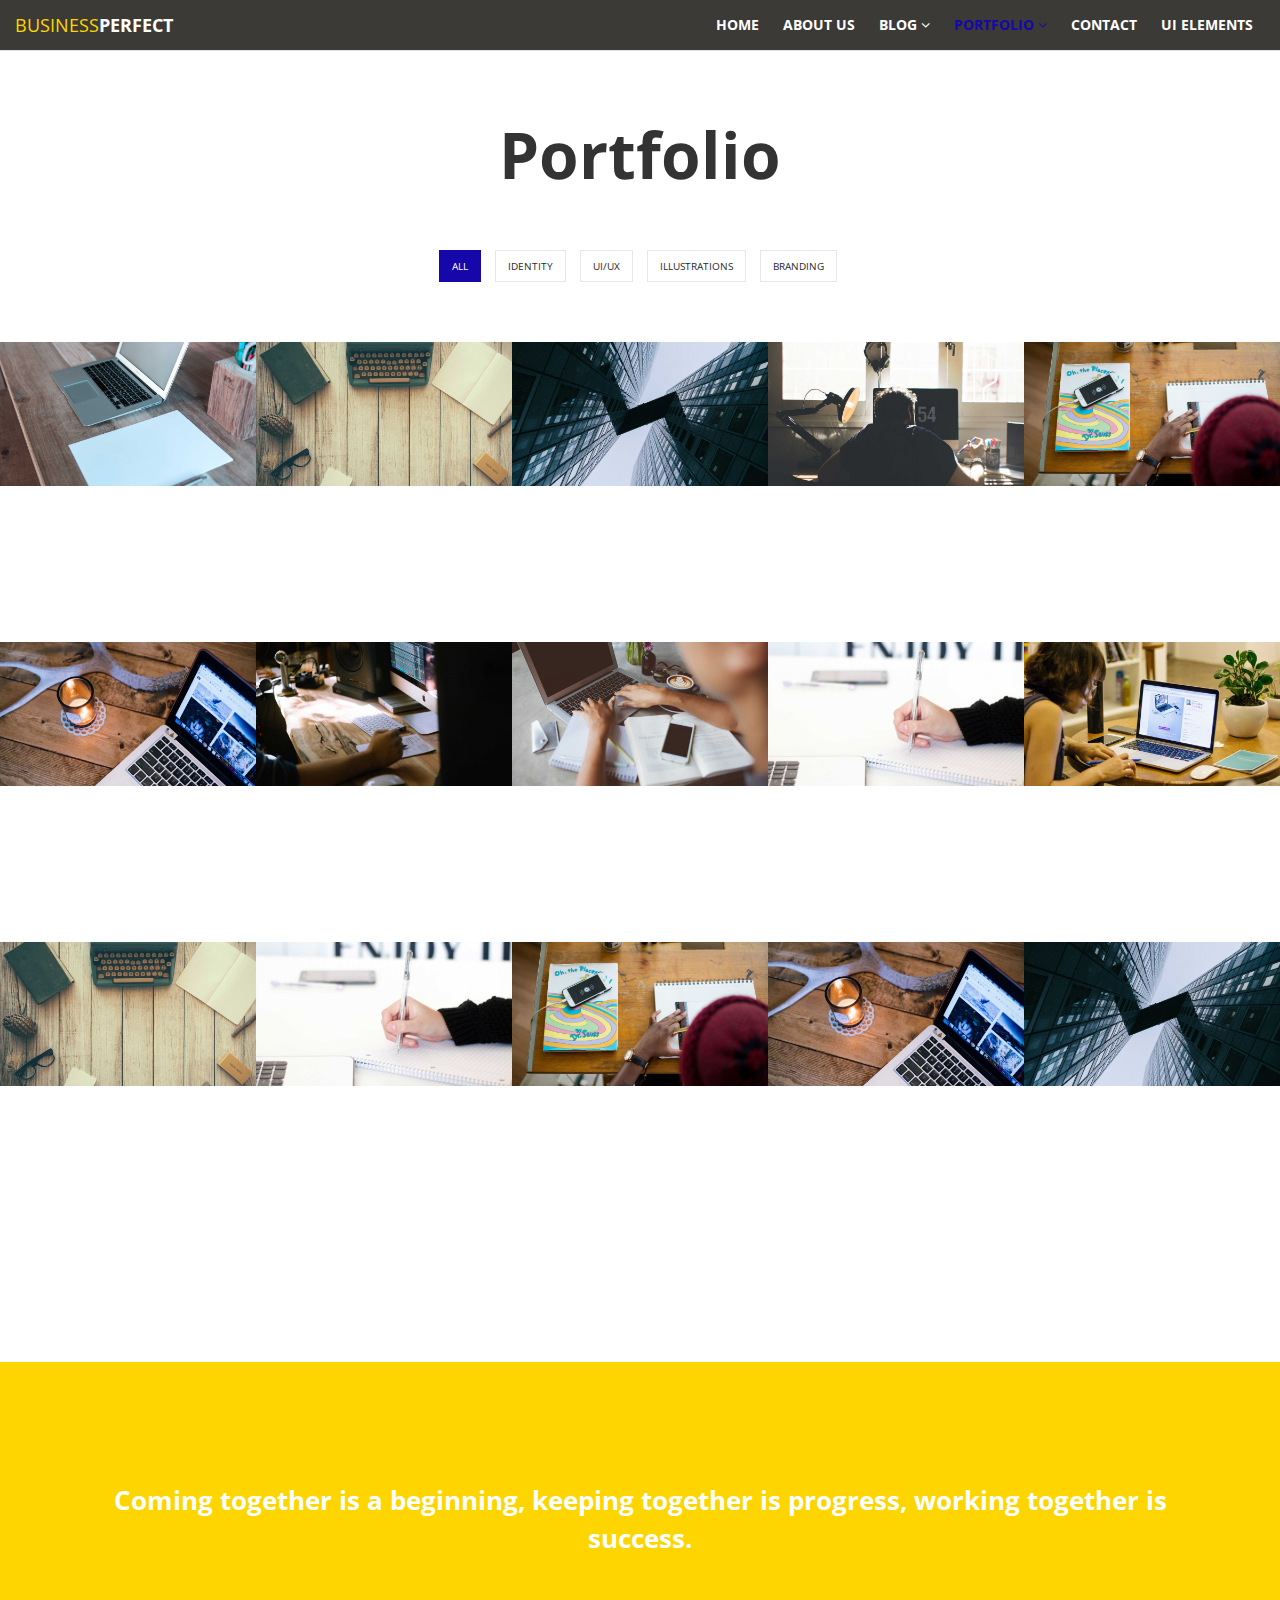
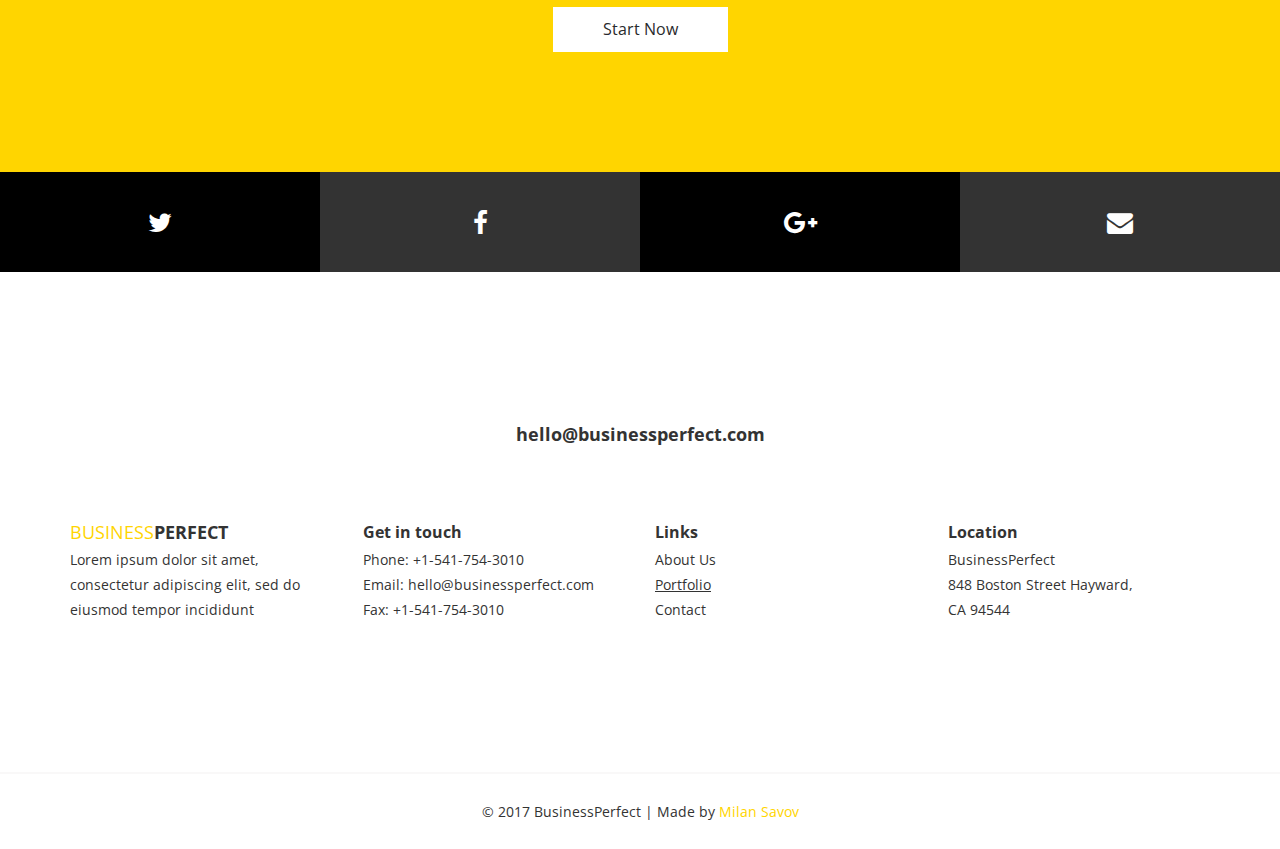
<file: omniflex/portfolio.html>
<!DOCTYPE html>
<html lang="en">
<head>

    <!-- Basic Page Needs
    ================================================== -->
    <meta http-equiv="Content-Type" content="text/html; charset=utf-8">
    <meta http-equiv="X-UA-Compatible" content="IE=edge">

    <title>Portfolio | BusinessPerfect</title>

    <meta name="description" content="BusinessPerfect - Freebie HTML/CSS template based on Bootstrap">
    <meta name="author" content="Milan Savov">
    <meta name="keywords" content="html, css, twitter bootstrap, javascript, jquery, responsive">

    <!-- Mobile Specific Metas
    ================================================== -->
    <meta name="viewport" content="width=device-width, minimum-scale=1.0, maximum-scale=1.0">
    <meta name="apple-mobile-web-app-capable" content="yes">

    <!-- Fonts -->
    <link href='http://fonts.googleapis.com/css?family=Open+Sans:400,300,600,700' rel='stylesheet' type='text/css'>
    <link rel="stylesheet" href="http://cdnjs.cloudflare.com/ajax/libs/font-awesome/4.4.0/css/font-awesome.min.css">
    
    <!-- Favicon
    ================================================== -->
    <link rel="apple-touch-icon" sizes="180x180" href="assets/img/apple-touch-icon.png">
    <link rel="icon" type="image/png" sizes="16x16" href="assets/img/favicon.png">

    <!-- Stylesheets
    ================================================== -->
    <!-- Bootstrap core CSS -->
    <link href="assets/css/bootstrap.min.css" rel="stylesheet">    

    <!-- Custom styles for this template -->
    <link href="assets/css/style.css" rel="stylesheet">
    <link href="assets/css/responsive.css" rel="stylesheet">
    <link href="assets/css/colors.css" rel="stylesheet">

    <!-- HTML5 shim and Respond.js IE8 support of HTML5 elements and media queries -->
    <!--[if lt IE 9]>
    <script src="https://oss.maxcdn.com/libs/html5shiv/3.7.0/html5shiv.js"></script>
    <script src="https://oss.maxcdn.com/libs/respond.js/1.4.2/respond.min.js"></script>
    <![endif]-->

</head>
<body>

    <header id="masthead" class="site-header site-header-fill">

        <nav id="primary-navigation" class="site-navigation">

            <div class="container-fluid">

                <div class="navbar-header">
                    
                    <a href="index.html" class="site-title yellow-text">Business<span class="white-text">Perfect</span></a>

                </div><!-- /.navbar-header -->

                <div class="main-menu" id="perfect-navbar-collapse">

                    <ul class="nav navbar-nav navbar-right">

                        <li><a href="index.html">Home</a></li>
                        <li><a href="about-us.html">About Us</a></li>
                        <li class="dropdown">
                            <a href="blog.html" class="dropdown-toggle" data-toggle="dropdown" aria-expanded="false">Blog <i class="fa fa-angle-down hidden-xs" aria-hidden="true"></i></a>
                            <ul class="dropdown-menu">
                                <li><a href="blog-post.html">Blog Post</a></li>
                            </ul><!-- /.dropdown-menu -->
                        </li><!-- /.dropdown -->
                        <li class="dropdown active">
                            <a href="portfolio.html" class="dropdown-toggle" data-toggle="dropdown" aria-expanded="false">Portfolio <i class="fa fa-angle-down hidden-xs" aria-hidden="true"></i></a>
                            <ul class="dropdown-menu">
                                <li><a href="portfolio-item.html">Portfolio Item</a></li>                              
                            </ul><!-- /.dropdown-menu -->
                        </li><!-- /.dropdown -->
                        <li><a href="contact.html">Contact</a></li>
                        <li><a href="ui-elements.html">UI Elements</a></li>
                        
                    </ul><!-- /.navbar-nav -->

                </div><!-- /.navbar-collapse -->
                
            </div>
                      
        </nav><!-- /.site-navigation -->
        
    </header><!-- /#masthead -->

    <main id="main" class="site-main">

        <section class="site-section-small portfolio">

            <div class="container">
                <h1 class="section-title-big text-center">Portfolio</h1>
            </div>

            <div class="container-fluid">

                <ul class="portfolio-sorting list-inline text-center">
                    <li><a href="#" class="btn btn-transparent active" data-group="all">All</a></li>
                    <li><a href="#" class="btn btn-transparent" data-group="identity">Identity</a></li>
                    <li><a href="#" class="btn btn-transparent" data-group="uiux">UI/UX</a></li>
                    <li><a href="#" class="btn btn-transparent" data-group="illustrations">Illustrations</a></li>
                    <li><a href="#" class="btn btn-transparent" data-group="branding">Branding</a></li>
                </ul><!-- /.portfolio-sorting  -->

            	<div class="row" id="grid">
            		
            		<div class="col-lg-fifth col-md-3 col-sm-4 col-xs-6" data-groups='["uiux"]'>
                        <a class="portfolio-link" href="portfolio-item.html">
                            <img src="assets/img/portfolio-1.jpg" alt="" class="img-carousel">
                            <div class="portfolio-info">
                                <div class="portfolio-info-top">
                                    <h3>Business Perfect item</h3>
                                </div><!-- /.portfolio-info-top -->
                                <div class="portfolio-info-bottom">
                                    <p>Lorem ipsum dolor sit amet, consectetur adipiscing elit. Cras viverra dolor eu nunc porttitor sollicitudin. Maecenas dignissim ultricies pharetra.</p>
                                </div><!-- /.portfolio-info-bottom -->
                            </div><!-- /.portfolio-info  -->
                        </a>
                    </div><!-- /.col-lg-fifth  -->
                    <div class="col-lg-fifth col-md-3 col-sm-4 col-xs-6" data-groups='["branding"]'>
                        <a class="portfolio-link" href="portfolio-item.html">
                            <img src="assets/img/portfolio-2.jpg" alt="" class="img-carousel">
                            <div class="portfolio-info">
                                <div class="portfolio-info-top">
                                    <h3>Business Perfect item</h3>
                                </div><!-- /.portfolio-info-top -->
                                <div class="portfolio-info-bottom">
                                    <p>Lorem ipsum dolor sit amet, consectetur adipiscing elit. Cras viverra dolor eu nunc porttitor sollicitudin. Maecenas dignissim ultricies pharetra.</p>
                                </div><!-- /.portfolio-info-bottom -->
                            </div><!-- /.portfolio-info  -->
                        </a>
                    </div><!-- /.col-lg-fifth  -->
                    <div class="col-lg-fifth col-md-3 col-sm-4 col-xs-6" data-groups='["identity"]'>
                        <a class="portfolio-link" href="portfolio-item.html">
                            <img src="assets/img/portfolio-3.jpg" alt="" class="img-carousel">
                            <div class="portfolio-info">
                                <div class="portfolio-info-top">
                                    <h3>Business Perfect item</h3>
                                </div><!-- /.portfolio-info-top -->
                                <div class="portfolio-info-bottom">
                                    <p>Lorem ipsum dolor sit amet, consectetur adipiscing elit. Cras viverra dolor eu nunc porttitor sollicitudin. Maecenas dignissim ultricies pharetra.</p>
                                </div><!-- /.portfolio-info-bottom -->
                            </div><!-- /.portfolio-info  -->
                        </a>
                    </div><!-- /.col-lg-fifth  -->
                    <div class="col-lg-fifth col-md-3 col-sm-4 col-xs-6" data-groups='["uiux"]'>
                        <a class="portfolio-link" href="portfolio-item.html">
                            <img src="assets/img/portfolio-4.jpg" alt="" class="img-carousel">
                            <div class="portfolio-info">
                                <div class="portfolio-info-top">
                                    <h3>Business Perfect item</h3>
                                </div><!-- /.portfolio-info-top -->
                                <div class="portfolio-info-bottom">
                                    <p>Lorem ipsum dolor sit amet, consectetur adipiscing elit. Cras viverra dolor eu nunc porttitor sollicitudin. Maecenas dignissim ultricies pharetra.</p>
                                </div><!-- /.portfolio-info-bottom -->
                            </div><!-- /.portfolio-info  -->
                        </a>
                    </div><!-- /.col-lg-fifth  -->
                    <div class="col-lg-fifth col-md-3 col-sm-4 col-xs-6" data-groups='["illustrations"]'>
                        <a class="portfolio-link" href="portfolio-item.html">
                            <img src="assets/img/portfolio-5.jpg" alt="" class="img-carousel">
                            <div class="portfolio-info">
                                <div class="portfolio-info-top">
                                    <h3>Business Perfect item</h3>
                                </div><!-- /.portfolio-info-top -->
                                <div class="portfolio-info-bottom">
                                    <p>Lorem ipsum dolor sit amet, consectetur adipiscing elit. Cras viverra dolor eu nunc porttitor sollicitudin. Maecenas dignissim ultricies pharetra.</p>
                                </div><!-- /.portfolio-info-bottom -->
                            </div><!-- /.portfolio-info  -->
                        </a>
                    </div><!-- /.col-lg-fifth  -->
                    <div class="col-lg-fifth col-md-3 col-sm-4 col-xs-6" data-groups='["identity"]'>
                        <a class="portfolio-link" href="portfolio-item.html">
                            <img src="assets/img/portfolio-6.jpg" alt="" class="img-carousel">
                            <div class="portfolio-info">
                                <div class="portfolio-info-top">
                                    <h3>Business Perfect item</h3>
                                </div><!-- /.portfolio-info-top -->
                                <div class="portfolio-info-bottom">
                                    <p>Lorem ipsum dolor sit amet, consectetur adipiscing elit. Cras viverra dolor eu nunc porttitor sollicitudin. Maecenas dignissim ultricies pharetra.</p>
                                </div><!-- /.portfolio-info-bottom -->
                            </div><!-- /.portfolio-info  -->
                        </a>
                    </div><!-- /.col-lg-fifth  -->
                    <div class="col-lg-fifth col-md-3 col-sm-4 col-xs-6" data-groups='["uiux"]'>
                        <a class="portfolio-link" href="portfolio-item.html">
                            <img src="assets/img/portfolio-7.jpg" alt="" class="img-carousel">
                            <div class="portfolio-info">
                                <div class="portfolio-info-top">
                                    <h3>Business Perfect item</h3>
                                </div><!-- /.portfolio-info-top -->
                                <div class="portfolio-info-bottom">
                                    <p>Lorem ipsum dolor sit amet, consectetur adipiscing elit. Cras viverra dolor eu nunc porttitor sollicitudin. Maecenas dignissim ultricies pharetra.</p>
                                </div><!-- /.portfolio-info-bottom -->
                            </div><!-- /.portfolio-info  -->
                        </a>
                    </div><!-- /.col-lg-fifth  -->
                    <div class="col-lg-fifth col-md-3 col-sm-4 col-xs-6" data-groups='["branding"]'>
                        <a class="portfolio-link" href="portfolio-item.html">
                            <img src="assets/img/portfolio-8.jpg" alt="" class="img-carousel">
                            <div class="portfolio-info">
                                <div class="portfolio-info-top">
                                    <h3>Business Perfect item</h3>
                                </div><!-- /.portfolio-info-top -->
                                <div class="portfolio-info-bottom">
                                    <p>Lorem ipsum dolor sit amet, consectetur adipiscing elit. Cras viverra dolor eu nunc porttitor sollicitudin. Maecenas dignissim ultricies pharetra.</p>
                                </div><!-- /.portfolio-info-bottom -->
                            </div><!-- /.portfolio-info  -->
                        </a>
                    </div><!-- /.col-lg-fifth  -->
                    <div class="col-lg-fifth col-md-3 col-sm-4 col-xs-6" data-groups='["uiux"]'>
                        <a class="portfolio-link" href="portfolio-item.html">
                            <img src="assets/img/portfolio-9.jpg" alt="" class="img-carousel">
                            <div class="portfolio-info">
                                <div class="portfolio-info-top">
                                    <h3>Business Perfect item</h3>
                                </div><!-- /.portfolio-info-top -->
                                <div class="portfolio-info-bottom">
                                    <p>Lorem ipsum dolor sit amet, consectetur adipiscing elit. Cras viverra dolor eu nunc porttitor sollicitudin. Maecenas dignissim ultricies pharetra.</p>
                                </div><!-- /.portfolio-info-bottom -->
                            </div><!-- /.portfolio-info  -->
                        </a>
                    </div><!-- /.col-lg-fifth  -->
                    <div class="col-lg-fifth col-md-3 col-sm-4 col-xs-6" data-groups='["branding"]'>
                        <a class="portfolio-link" href="portfolio-item.html">
                            <img src="assets/img/portfolio-10.jpg" alt="" class="img-carousel">
                            <div class="portfolio-info">
                                <div class="portfolio-info-top">
                                    <h3>Business Perfect item</h3>
                                </div><!-- /.portfolio-info-top -->
                                <div class="portfolio-info-bottom">
                                    <p>Lorem ipsum dolor sit amet, consectetur adipiscing elit. Cras viverra dolor eu nunc porttitor sollicitudin. Maecenas dignissim ultricies pharetra.</p>
                                </div><!-- /.portfolio-info-bottom -->
                            </div><!-- /.portfolio-info  -->
                        </a>
                    </div><!-- /.col-lg-fifth  -->
                    <div class="col-lg-fifth col-md-3 col-sm-4 col-xs-6" data-groups='["illustrations"]'>
                        <a class="portfolio-link" href="portfolio-item.html">
                            <img src="assets/img/portfolio-2.jpg" alt="" class="img-carousel">
                            <div class="portfolio-info">
                                <div class="portfolio-info-top">
                                    <h3>Business Perfect item</h3>
                                </div><!-- /.portfolio-info-top -->
                                <div class="portfolio-info-bottom">
                                    <p>Lorem ipsum dolor sit amet, consectetur adipiscing elit. Cras viverra dolor eu nunc porttitor sollicitudin. Maecenas dignissim ultricies pharetra.</p>
                                </div><!-- /.portfolio-info-bottom -->
                            </div><!-- /.portfolio-info  -->
                        </a>
                    </div><!-- /.col-lg-fifth  -->
                    <div class="col-lg-fifth col-md-3 col-sm-4 col-xs-6" data-groups='["illustrations"]'>
                        <a class="portfolio-link" href="portfolio-item.html">
                            <img src="assets/img/portfolio-9.jpg" alt="" class="img-carousel">
                            <div class="portfolio-info">
                                <div class="portfolio-info-top">
                                    <h3>Business Perfect item</h3>
                                </div><!-- /.portfolio-info-top -->
                                <div class="portfolio-info-bottom">
                                    <p>Lorem ipsum dolor sit amet, consectetur adipiscing elit. Cras viverra dolor eu nunc porttitor sollicitudin. Maecenas dignissim ultricies pharetra.</p>
                                </div><!-- /.portfolio-info-bottom -->
                            </div><!-- /.portfolio-info  -->
                        </a>
                    </div><!-- /.col-lg-fifth  -->
                    <div class="col-lg-fifth col-md-3 col-sm-4 col-xs-6" data-groups='["identity"]'>
                        <a class="portfolio-link" href="portfolio-item.html">
                            <img src="assets/img/portfolio-5.jpg" alt="" class="img-carousel">
                            <div class="portfolio-info">
                                <div class="portfolio-info-top">
                                    <h3>Business Perfect item</h3>
                                </div><!-- /.portfolio-info-top -->
                                <div class="portfolio-info-bottom">
                                    <p>Lorem ipsum dolor sit amet, consectetur adipiscing elit. Cras viverra dolor eu nunc porttitor sollicitudin. Maecenas dignissim ultricies pharetra.</p>
                                </div><!-- /.portfolio-info-bottom -->
                            </div><!-- /.portfolio-info  -->
                        </a>
                    </div><!-- /.col-lg-fifth  -->
                    <div class="col-lg-fifth col-md-3 col-sm-4 col-xs-6" data-groups='["branding"]'>
                        <a class="portfolio-link" href="portfolio-item.html">
                            <img src="assets/img/portfolio-6.jpg" alt="" class="img-carousel">
                            <div class="portfolio-info">
                                <div class="portfolio-info-top">
                                    <h3>Business Perfect item</h3>
                                </div><!-- /.portfolio-info-top -->
                                <div class="portfolio-info-bottom">
                                    <p>Lorem ipsum dolor sit amet, consectetur adipiscing elit. Cras viverra dolor eu nunc porttitor sollicitudin. Maecenas dignissim ultricies pharetra.</p>
                                </div><!-- /.portfolio-info-bottom -->
                            </div><!-- /.portfolio-info  -->
                        </a>
                    </div><!-- /.col-lg-fifth  -->
                    <div class="col-lg-fifth col-md-3 col-sm-4 col-xs-6" data-groups='["illustrations"]'>
                        <a class="portfolio-link" href="portfolio-item.html">
                            <img src="assets/img/portfolio-3.jpg" alt="" class="img-carousel">
                            <div class="portfolio-info">
                                <div class="portfolio-info-top">
                                    <h3>Business Perfect item</h3>
                                </div><!-- /.portfolio-info-top -->
                                <div class="portfolio-info-bottom">
                                    <p>Lorem ipsum dolor sit amet, consectetur adipiscing elit. Cras viverra dolor eu nunc porttitor sollicitudin. Maecenas dignissim ultricies pharetra.</p>
                                </div><!-- /.portfolio-info-bottom -->
                            </div><!-- /.portfolio-info  -->
                        </a>
                    </div><!-- /.col-lg-fifth  -->

            	</div><!-- /#grid -->

            </div>
            
        </section><!-- /.portfolio -->

        <section class="site-section-small section-work-with-us yellow-bg text-center">

            <div class="container">

                <p class="section-title-small white-text mb-50">Coming together is a beginning, keeping together is progress, working together is success.</p>
                <a class="btn" href="#">Start Now</a>

            </div>
            
        </section><!-- /.section-work-with-us -->

        <section class="social-networks">

            <div class="container-fluid">

                <div class="row">

                    <a class="white-text black-bg twitter-bg" href="#"><i class="fa fa-twitter" aria-hidden="true"></i></a>
                    <a class="white-text gray-bg facebook-bg" href="#"><i class="fa fa-facebook" aria-hidden="true"></i></a>
                    <a class="white-text black-bg google-plus-bg" href="#"><i class="fa fa-google-plus" aria-hidden="true"></i></a>
                    <a class="white-text gray-bg message-bg" href="#"><i class="fa fa-envelope" aria-hidden="true"></i></a>
 
                </div>
                
            </div>
            
        </section><!-- /.social-networks -->

    </main><!-- /.site-main -->

    <footer id="colophon" class="site-footer">

        <div class="container">

            <div class="email">
                <a href="mailto:hello@businessperfect.com">hello@businessperfect.com</a>
            </div><!-- /.email -->

            <div class="row">

                <div class="col-md-3 col-xs-6">

                    <div class="mb-xs-20">
                        <a href="index.html" class="site-title yellow-text">Business<span>Perfect</span></a>
                        <p class="mb-0">Lorem ipsum dolor sit amet, consectetur adipiscing elit, sed do eiusmod tempor incididunt</p>
                    </div>
                    
                </div>

                <div class="col-md-3 col-xs-6">

                    <div class="mb-xs-20">
                        <h4 class="small-title">Get in touch</h4>
                        <ul class="list-unstyled">
                            <li>Phone: <a href="tel:+15417543010">+1-541-754-3010</a></li>
                            <li>Email: <a href="mailto:hello@businessperfect.com">hello@businessperfect.com</a></li>
                            <li>Fax: <a href="tel:+15417543010">+1-541-754-3010</a></li>
                        </ul><!-- /.list-unstyled -->
                    </div>
                    
                </div>
              
                <div class="col-md-3 col-xs-6">

                    <div class="mb-xs-20">
                        <h4 class="small-title">Links</h4>
                        <ul class="list-unstyled">
                            <li><a href="about-us.html">About Us</a></li>
                            <li class="active"><a href="portfolio.html">Portfolio</a></li>
                            <li><a href="contact.html">Contact</a></li>
                        </ul><!-- /.list-unstyled -->
                    </div>
                    
                </div>

                <div class="col-md-3 col-xs-6">

                    <div class="mb-xs-20">
                        <h4 class="small-title">Location</h4>
                        <ul class="list-unstyled">
                            <li>BusinessPerfect</li>
                            <li>848 Boston Street Hayward,</li>
                            <li>CA 94544</li>
                        </ul><!-- /.list-unstyled -->
                    </div>

                </div>

            </div>
            
        </div>

        <div class="copyright">
            <p>&copy; 2017 BusinessPerfect | Made by <a href="http://milansavov.com/" class="yellow-text">Milan Savov</a></p>
        </div><!-- /.copyright -->
        
    </footer><!-- /.site-footer -->

    <!-- Bootstrap core JavaScript
    ================================================== -->
    <!-- Placed at the end of the document so the pages load faster -->
    <script src="https://ajax.googleapis.com/ajax/libs/jquery/3.1.1/jquery.min.js"></script> 
    <script src="assets/js/bootstrap.min.js"></script>
    <script src="assets/js/jquery.slicknav.min.js"></script>
    <script src="assets/js/slick.min.js"></script>
    <script src="assets/js/skrollr.min.js"></script>
    <script src="assets/js/jquery.countTo.min.js"></script>
    <script src="assets/js/jquery.shuffle.min.js"></script>
    <script src="assets/js/script.js"></script>

</body>
</html>
</file>
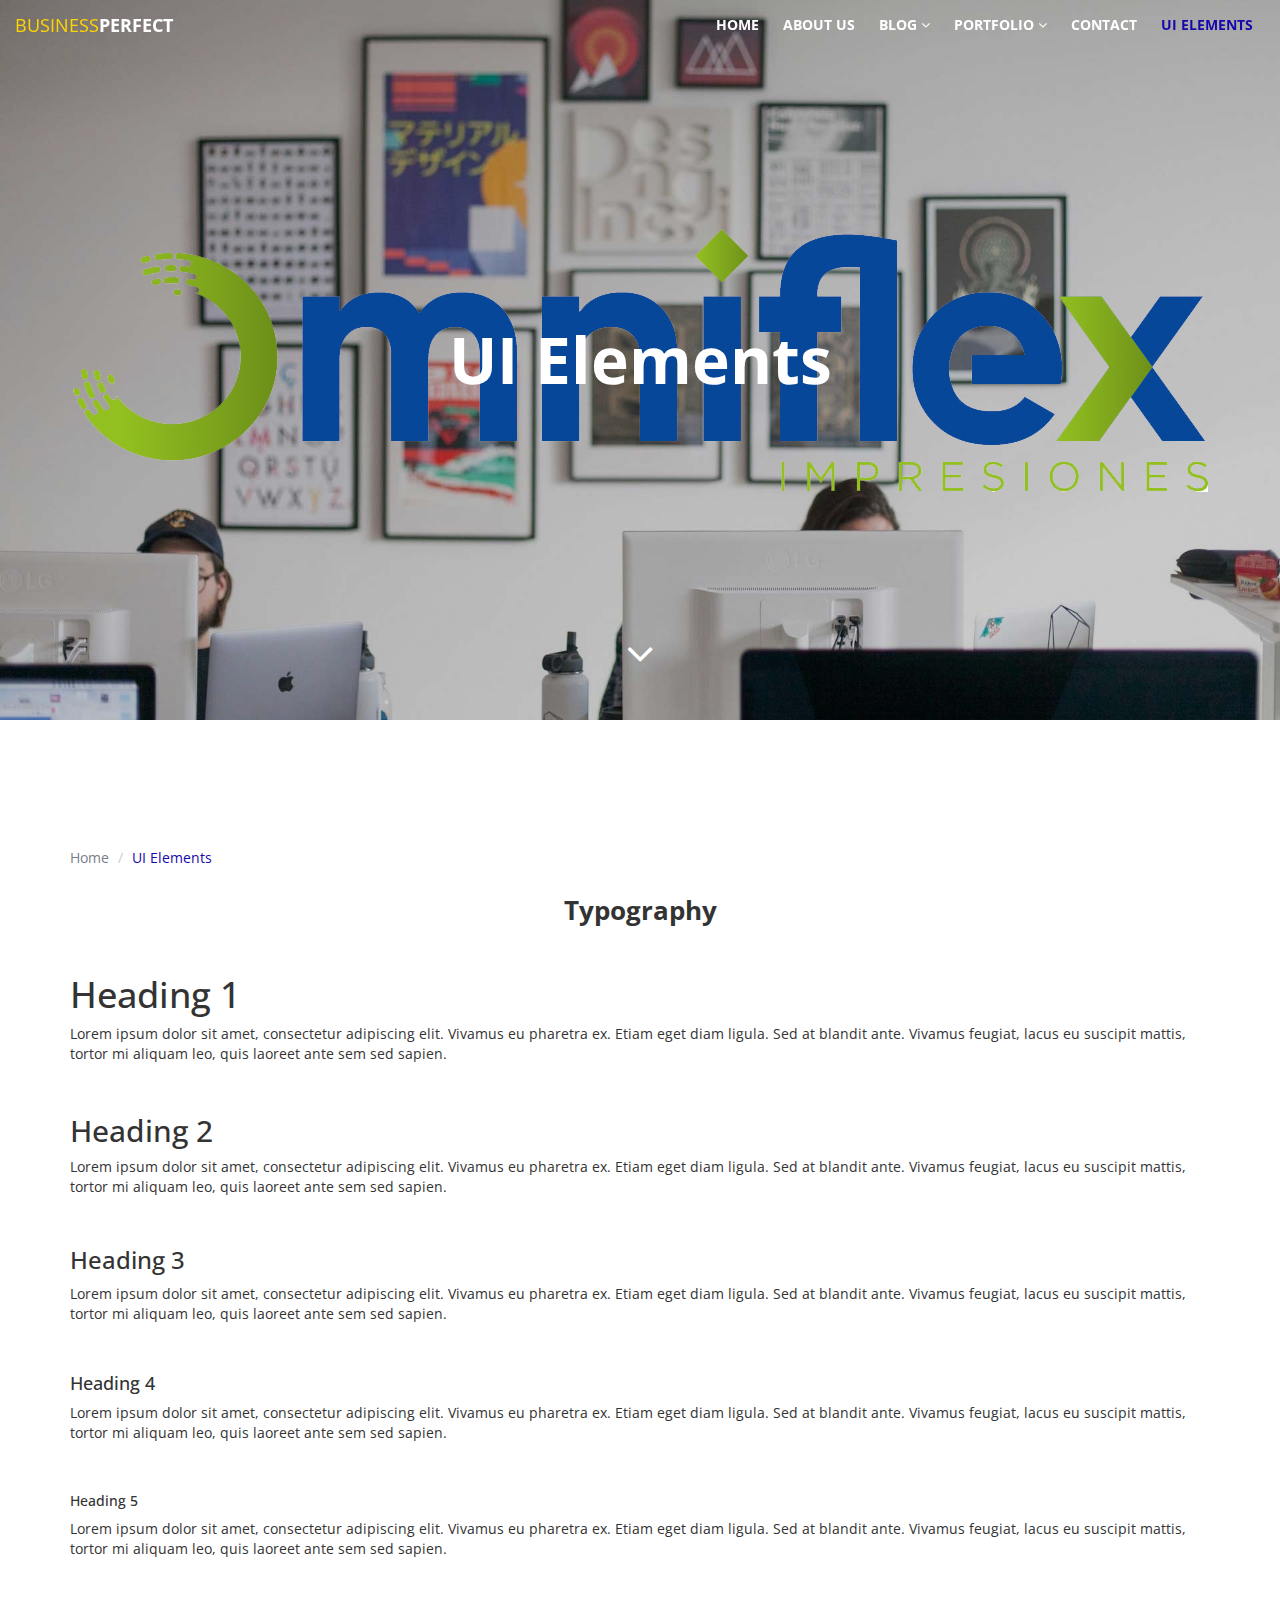
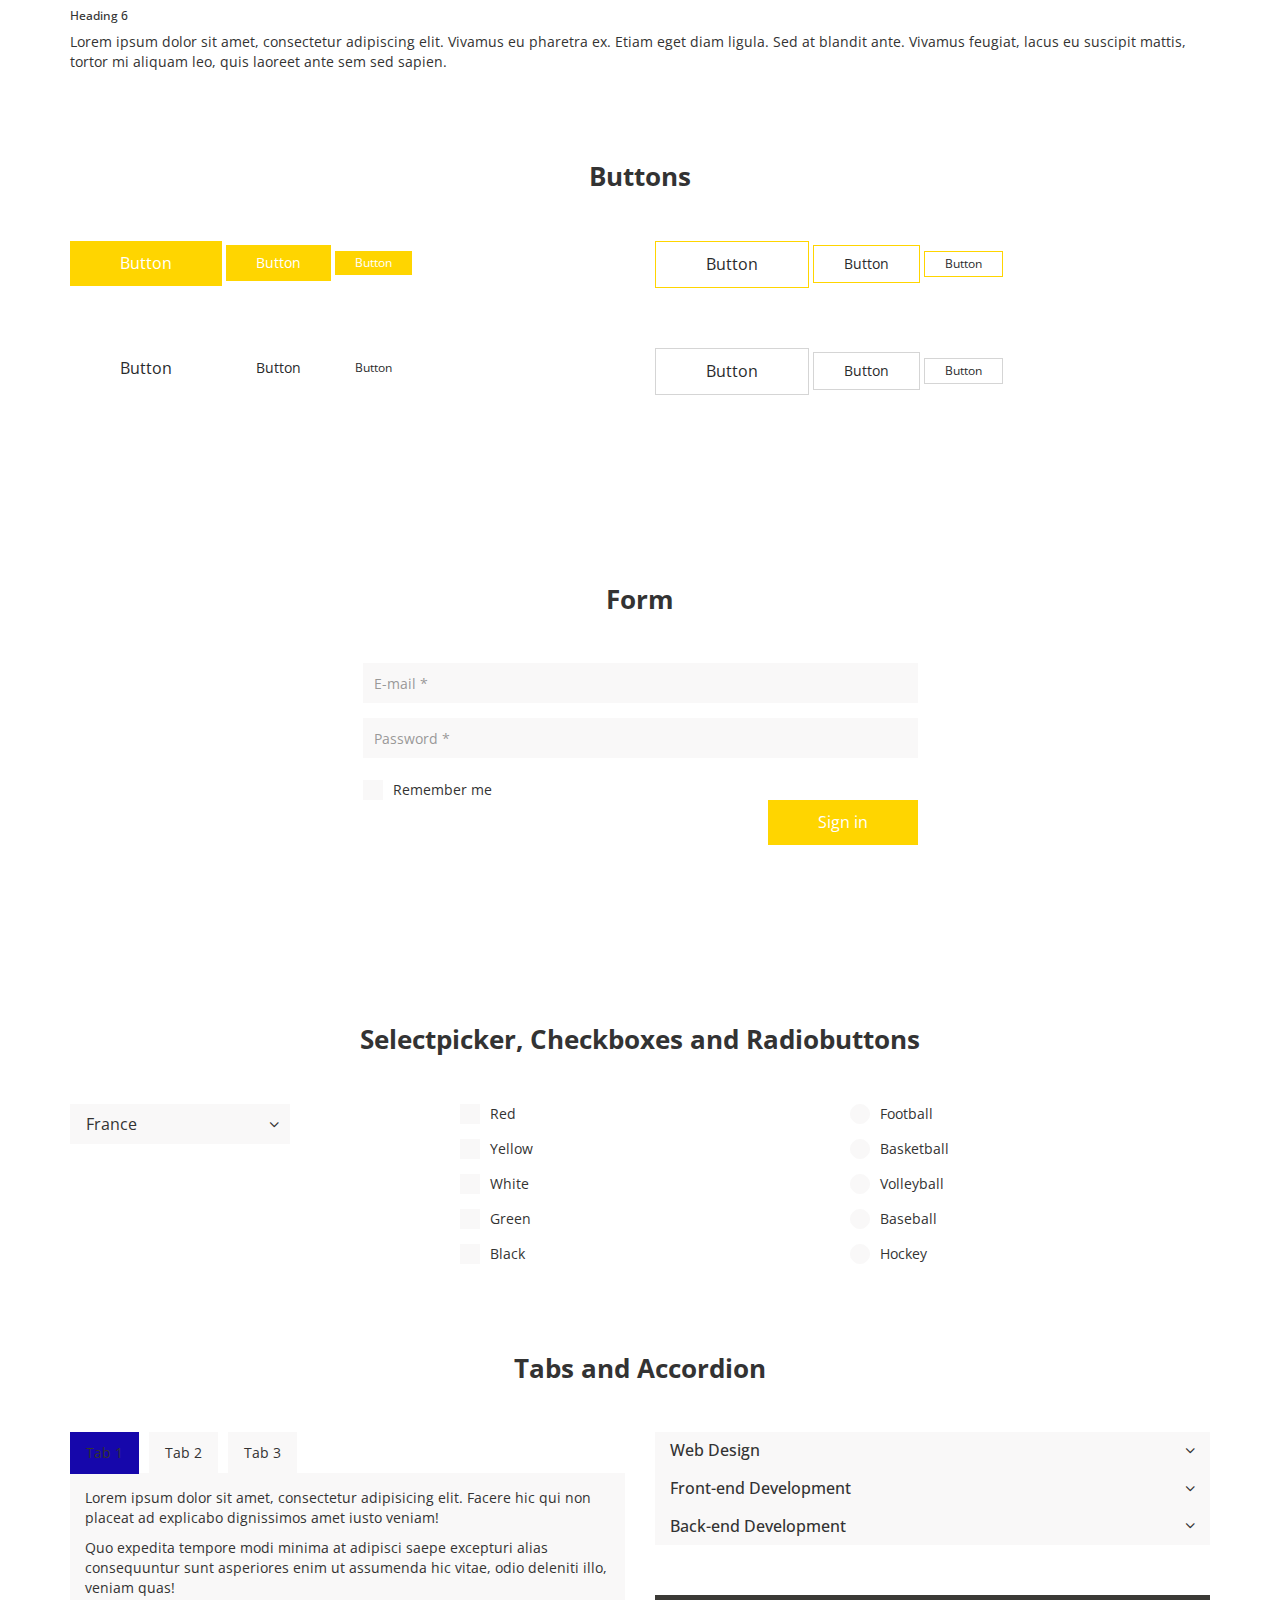
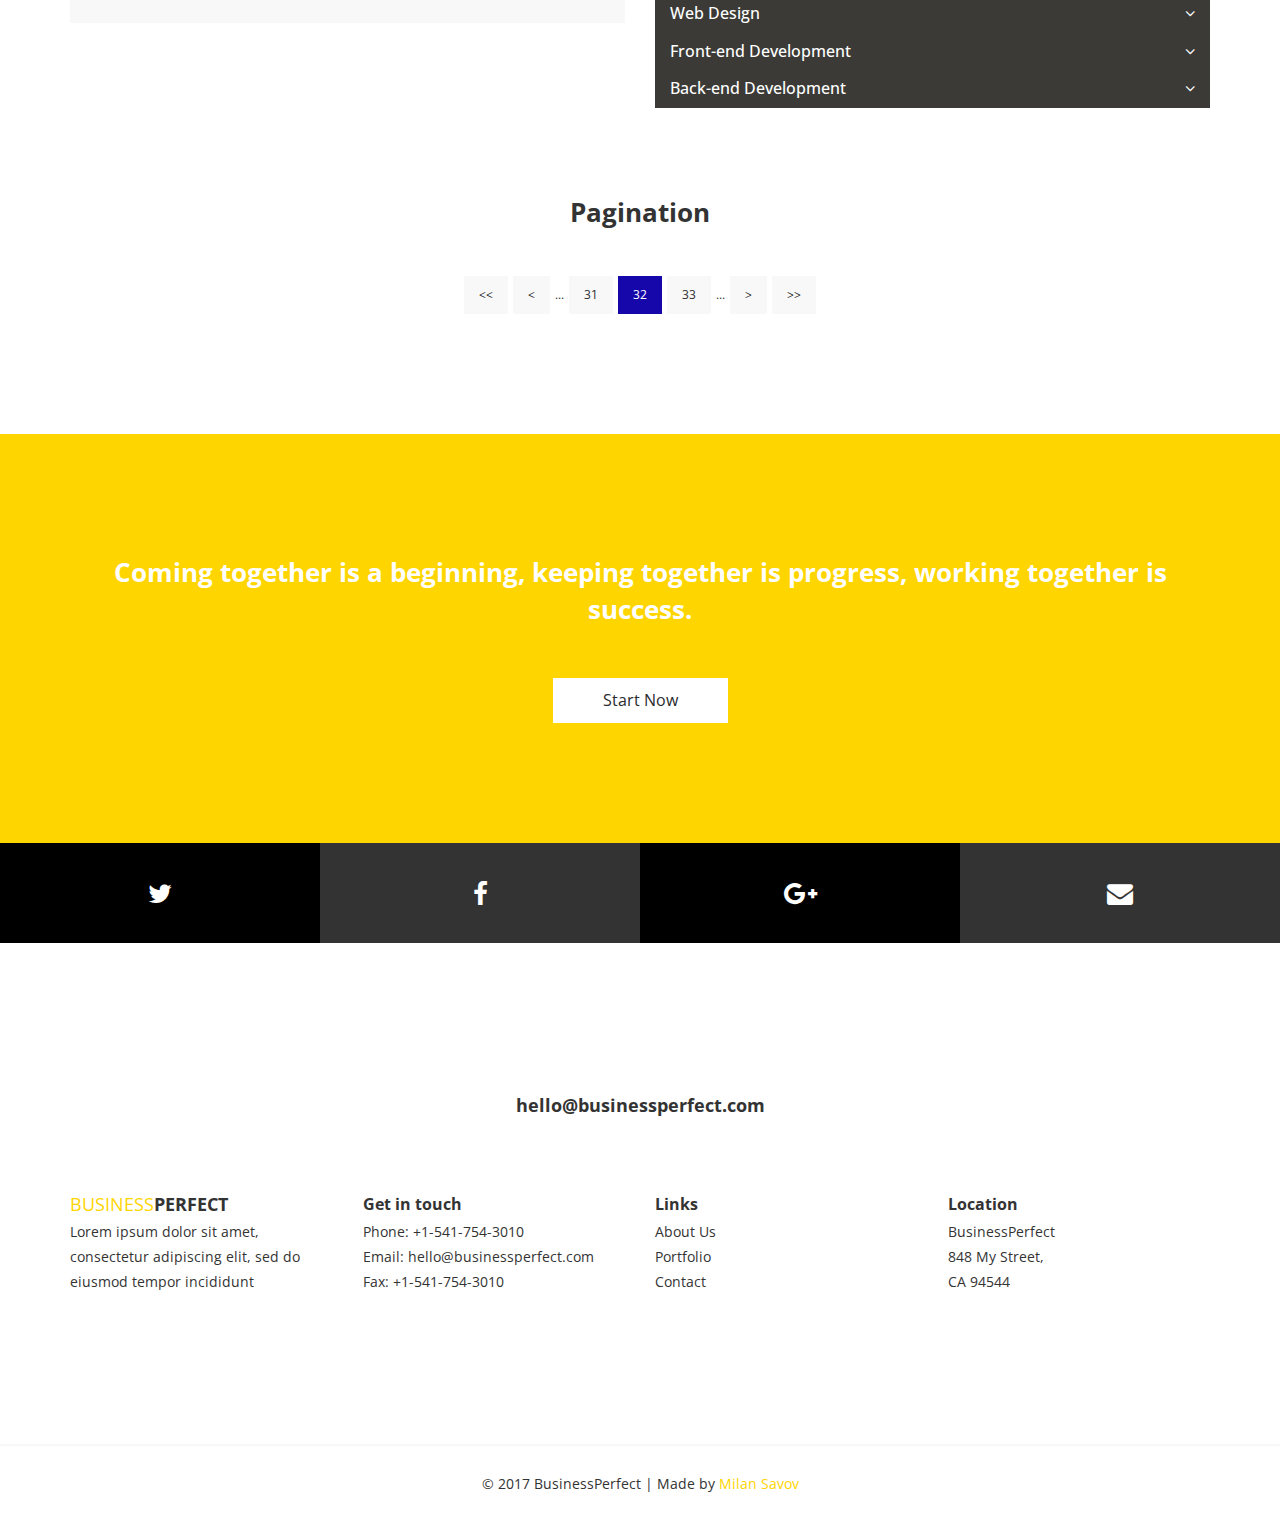
<file: omniflex/ui-elements.html>
<!DOCTYPE html>
<html lang="en">
<head>

    <!-- Basic Page Needs
    ================================================== -->
    <meta http-equiv="Content-Type" content="text/html; charset=utf-8">
    <meta http-equiv="X-UA-Compatible" content="IE=edge">

    <title>UI Elements | BusinessPerfect</title>

    <meta name="description" content="BusinessPerfect - Freebie HTML/CSS template based on Bootstrap">
    <meta name="author" content="Milan Savov">
    <meta name="keywords" content="html, css, twitter bootstrap, javascript, jquery, responsive">

    <!-- Mobile Specific Metas
    ================================================== -->
    <meta name="viewport" content="width=device-width, minimum-scale=1.0, maximum-scale=1.0">
    <meta name="apple-mobile-web-app-capable" content="yes">

    <!-- Fonts -->
    <link href='http://fonts.googleapis.com/css?family=Open+Sans:400,300,600,700' rel='stylesheet' type='text/css'>
    <link rel="stylesheet" href="http://cdnjs.cloudflare.com/ajax/libs/font-awesome/4.4.0/css/font-awesome.min.css">

    <!-- Favicon
    ================================================== -->
    <link rel="apple-touch-icon" sizes="180x180" href="assets/img/apple-touch-icon.png">
    <link rel="icon" type="image/png" sizes="16x16" href="assets/img/favicon.png">

    <!-- Stylesheets
    ================================================== -->
    <!-- Bootstrap core CSS -->
    <link href="assets/css/bootstrap.min.css" rel="stylesheet">

    <!-- Custom styles for this template -->
    <link href="assets/css/style.css" rel="stylesheet">
    <link href="assets/css/responsive.css" rel="stylesheet">
    <link href="assets/css/colors.css" rel="stylesheet">

    <!-- HTML5 shim and Respond.js IE8 support of HTML5 elements and media queries -->
    <!--[if lt IE 9]>
    <script src="https://oss.maxcdn.com/libs/html5shiv/3.7.0/html5shiv.js"></script>
    <script src="https://oss.maxcdn.com/libs/respond.js/1.4.2/respond.min.js"></script>
    <![endif]-->

</head>
<body>

    <header id="masthead" class="site-header" data-anchor-target=".hero" data-top="background: rgba(59,58,54,0); border-bottom-color: rgba(226,226,226,0);" data-top-bottom="background: rgba(59,58,54,1); border-bottom-color: rgba(226,226,226,1);">

        <nav id="primary-navigation" class="site-navigation">

            <div class="container-fluid">

                <div class="navbar-header">
                    
                    <a href="index.html" class="site-title yellow-text">Business<span class="white-text">Perfect</span></a>

                </div><!-- /.navbar-header -->

                <div class="main-menu" id="perfect-navbar-collapse">

                    <ul class="nav navbar-nav navbar-right">

                        <li><a href="index.html">Home</a></li>
                        <li><a href="about-us.html">About Us</a></li>
                        <li class="dropdown">
                            <a href="blog.html" class="dropdown-toggle" data-toggle="dropdown" aria-expanded="false">Blog <i class="fa fa-angle-down hidden-xs" aria-hidden="true"></i></a>
                            <ul class="dropdown-menu">
                                <li><a href="blog-post.html">Blog Post</a></li>
                            </ul><!-- /.dropdown-menu -->
                        </li><!-- /.dropdown -->
                        <li class="dropdown">
                            <a href="portfolio.html" class="dropdown-toggle" data-toggle="dropdown" aria-expanded="false">Portfolio <i class="fa fa-angle-down hidden-xs" aria-hidden="true"></i></a>
                            <ul class="dropdown-menu">
                                <li><a href="portfolio-item.html">Portfolio Item</a></li>                              
                            </ul><!-- /.dropdown-menu -->
                        </li><!-- /.dropdown -->
                        <li><a href="contact.html">Contact</a></li>
                        <li class="active"><a href="ui-elements.html">UI Elements</a></li>
                        
                    </ul><!-- /.navbar-nav -->

                </div><!-- /.navbar-collapse -->
                
            </div>
                      
        </nav><!-- /.site-navigation -->
        
    </header><!-- /#masthead -->

    <div class="hero hero-max-720 hero-ui-elements background-overlay">

        <div class="hero-text">
            <h1 class="white-text">UI Elements</h1>
        </div><!-- /.hero-text -->

        <div class="hero-arrow">
            <a class="scrollTo" href="#"><i class="fa fa-angle-down" aria-hidden="true"></i></a>
        </div><!-- /.hero-arrow -->

    </div><!-- /.hero -->

    <main id="main" class="site-main">
        
        <section class="site-section-small ui-elements">
            
            <div class="container">

                <ol class="breadcrumb">
                    <li><a href="index.html">Home</a></li>
                    <li class="active">UI Elements</li>
                </ol><!-- /.breadcrumb -->

                <div class="typography">

                    <h3 class="section-title-small text-center mb-50">Typography</h3>

                    <h1>Heading 1</h1>
                    <p class="mb-50">Lorem ipsum dolor sit amet, consectetur adipiscing elit. Vivamus eu pharetra ex. Etiam eget diam ligula. Sed at blandit ante. Vivamus feugiat, lacus eu suscipit mattis, tortor mi aliquam leo, quis laoreet ante sem sed sapien.</p>

                    <h2>Heading 2</h2>
                    <p class="mb-50">Lorem ipsum dolor sit amet, consectetur adipiscing elit. Vivamus eu pharetra ex. Etiam eget diam ligula. Sed at blandit ante. Vivamus feugiat, lacus eu suscipit mattis, tortor mi aliquam leo, quis laoreet ante sem sed sapien.</p>

                    <h3>Heading 3</h3>
                    <p class="mb-50">Lorem ipsum dolor sit amet, consectetur adipiscing elit. Vivamus eu pharetra ex. Etiam eget diam ligula. Sed at blandit ante. Vivamus feugiat, lacus eu suscipit mattis, tortor mi aliquam leo, quis laoreet ante sem sed sapien.</p>

                    <h4>Heading 4</h4>
                    <p class="mb-50">Lorem ipsum dolor sit amet, consectetur adipiscing elit. Vivamus eu pharetra ex. Etiam eget diam ligula. Sed at blandit ante. Vivamus feugiat, lacus eu suscipit mattis, tortor mi aliquam leo, quis laoreet ante sem sed sapien.</p>

                    <h5>Heading 5</h5>
                    <p class="mb-50">Lorem ipsum dolor sit amet, consectetur adipiscing elit. Vivamus eu pharetra ex. Etiam eget diam ligula. Sed at blandit ante. Vivamus feugiat, lacus eu suscipit mattis, tortor mi aliquam leo, quis laoreet ante sem sed sapien.</p>

                    <h6>Heading 6</h6>
                    <p>Lorem ipsum dolor sit amet, consectetur adipiscing elit. Vivamus eu pharetra ex. Etiam eget diam ligula. Sed at blandit ante. Vivamus feugiat, lacus eu suscipit mattis, tortor mi aliquam leo, quis laoreet ante sem sed sapien.</p>

                </div><!-- /.typography -->

                <div class="buttons my-90">
                    <h3 class="section-title-small text-center mb-50">Buttons</h3>
                    <div class="row">
                        <div class="col-sm-6">
                            <a href="#" class="btn btn-yellow mb-10">Button</a>
                            <a href="#" class="btn btn-medium btn-yellow mb-10">Button</a>
                            <a href="#" class="btn btn-small btn-yellow mb-10">Button</a>
                            <div class="clearfix mb-50"></div>
                            <a href="#" class="btn mb-10">Button</a>
                            <a href="#" class="btn btn-medium mb-10">Button</a>
                            <a href="#" class="btn btn-small mb-10">Button</a>
                        </div>

                        <div class="col-sm-6">
                            <a href="#" class="btn btn-yellow-border mb-10">Button</a>
                            <a href="#" class="btn btn-medium btn-yellow-border mb-10">Button</a>
                            <a href="#" class="btn btn-small btn-yellow-border mb-10">Button</a>
                            <div class="clearfix mb-50"></div>
                            <a href="#" class="btn btn-gray-border mb-10">Button</a>
                            <a href="#" class="btn btn-medium btn-gray-border mb-10">Button</a>
                            <a href="#" class="btn btn-small btn-gray-border mb-10">Button</a>
                        </div>
                    </div>
                </div><!-- /.buttons -->

                <div class="row">
                    <div class="col-md-6 col-md-offset-3">
                        <form class="form-horizontal my-90">
                        <h3 class="section-title-small text-center mb-50">Form</h3>
                        <div class="row">
                            <div class="col-sm-12">
                                <input class="form-control" type="email" name="contact-email" placeholder="E-mail *" required>
                            </div>
                             <div class="col-sm-12">
                                <input class="form-control" type="password" name="contact-password" placeholder="Password *" required>
                            </div>
                            <div class="col-sm-12">
                                <div class="checkbox">
                                    <input type="checkbox" id="rememeberMe">
                                    <label for="rememeberMe"> Remember me</label>
                                </div>
                            </div>
                        </div>
                        <div class="text-right">
                            <button class="btn btn-yellow">Sign in</button>
                        </div>
                        </form><!-- form-horizontal -->
                    </div>
                </div>

                <div class="selectpicker-checkboxes-radiobtn my-90">
                    <h3 class="section-title-small text-center mb-50">Selectpicker, Checkboxes and Radiobuttons</h3>
                    <div class="row">
                        
                        <div class="col-sm-4">
                            <select class="selectpicker">
                                <option>France</option>
                                <option>Spain</option>
                                <option>Italy</option>
                            </select><!-- /.selectpicker -->
                        </div>

                        <div class="col-sm-4 mt-xs-15">
                            <div class="checkbox">
                                <input type="checkbox" id="checkbox1">
                                <label for="checkbox1">Red</label>
                            </div>
                            <div class="checkbox">
                                <input type="checkbox" id="checkbox2">
                                <label for="checkbox2">Yellow</label>
                            </div>
                            <div class="checkbox">
                                <input type="checkbox" id="checkbox3">
                                <label for="checkbox3">White</label>
                            </div>
                            <div class="checkbox">
                                <input type="checkbox" id="checkbox4">
                                <label for="checkbox4">Green</label>
                            </div>
                            <div class="checkbox">
                                <input type="checkbox" id="checkbox5">
                                <label for="checkbox5">Black</label>
                            </div>
                        </div>

                        <div class="col-sm-4 mt-xs-15">
                            <div class="radio-btn">
                                <input type="radio" name="radio-btn" id="radio-btn1">
                                <label for="radio-btn1">Football</label>
                            </div>
                            <div class="radio-btn">
                                <input type="radio" name="radio-btn" id="radio-btn2">
                                <label for="radio-btn2">Basketball</label>
                            </div>
                            <div class="radio-btn">
                                <input type="radio" name="radio-btn" id="radio-btn3">
                                <label for="radio-btn3">Volleyball</label>
                            </div>
                            <div class="radio-btn">
                                <input type="radio" name="radio-btn" id="radio-btn4">
                                <label for="radio-btn4">Baseball</label>
                            </div>
                            <div class="radio-btn">
                                <input type="radio" name="radio-btn" id="radio-btn5">
                                <label for="radio-btn5">Hockey</label>
                            </div>
                        </div>
                    </div>
                </div><!-- /.selectpicker-checkboxes-radiobtn -->

                <div class="ui-tabs-accordion my-90">

                    <h3 class="section-title-small text-center mb-50">Tabs and Accordion</h3>

                    <div class="row">   

                        <div class="col-md-6 mb-sm-20">

                            <ul class="nav nav-tabs tab-style" role="tablist">
                                <li class="active"><a aria-expanded="true" href="#htab1" role="tab" data-toggle="tab">Tab 1</a></li>
                                <li class=""><a aria-expanded="false" href="#htab2" role="tab" data-toggle="tab">Tab 2</a></li>
                                <li class=""><a aria-expanded="false" href="#htab3" role="tab" data-toggle="tab">Tab 3</a></li>
                            </ul><!-- /.nav-tabs -->

                            <div class="tab-content">
                                <div class="tab-pane fade active in" id="htab1">
                                    <p>Lorem ipsum dolor sit amet, consectetur adipisicing elit. Facere hic qui non placeat ad explicabo dignissimos amet iusto veniam!</p>
                                    <p>Quo expedita tempore modi minima at adipisci saepe excepturi alias consequuntur sunt asperiores enim ut assumenda hic vitae, odio deleniti illo, veniam quas!</p>
                                </div><!-- /.tab-pane  -->
                                <div class="tab-pane fade" id="htab2">
                                    <p>Lorem ipsum dolor sit amet, consectetur adipisicing elit. Facere hic qui non placeat ad explicabo dignissimos amet iusto veniam!</p>
                                    <p>Quo expedita tempore modi minima at adipisci saepe excepturi alias consequuntur sunt asperiores enim ut assumenda hic vitae, odio deleniti illo, veniam quas!</p>
                                </div><!-- /.tab-pane -->
                                <div class="tab-pane fade" id="htab3">
                                    <p>Lorem ipsum dolor sit amet, consectetur adipisicing elit. Facere hic qui non placeat ad explicabo dignissimos amet iusto veniam!</p>
                                    <p>Quo expedita tempore modi minima at adipisci saepe excepturi alias consequuntur sunt asperiores enim ut assumenda hic vitae, odio deleniti illo, veniam quas!</p>
                                </div><!-- /.tab-pane  -->
                            </div><!-- /.tab-content -->

                        </div>

                        <div class="col-md-6">

                            <div class="panel-group accordion mb-50" id="accordion">
                                <div class="panel panel-default">
                                    <div class="panel-heading">
                                        <h4 class="panel-title">
                                            <a class="collapsed" aria-expanded="false" data-toggle="collapse" data-parent="#accordion" href="#collapseOne">
                                                Web Design
                                            </a>
                                        </h4><!-- /.panel-title -->
                                    </div><!-- /.panel-heading -->
                                    <div aria-expanded="false" id="collapseOne" class="panel-collapse collapse">
                                        <div class="panel-body">
                                            Web design encompasses many different skills and disciplines in the production and maintenance of websites. The different areas of web design include web graphic design; interface design; authoring, including standardised code and proprietary software; user experience design; and search engine optimization.
                                        </div><!-- /.panel-body -->
                                    </div><!-- /.panel-collapse -->
                                </div><!-- /.panel -->
                                <div class="panel panel-default">
                                    <div class="panel-heading">
                                        <h4 class="panel-title">
                                            <a aria-expanded="false" data-toggle="collapse" data-parent="#accordion" href="#collapseTwo" class="collapsed">
                                                Front-end Development
                                            </a>
                                        </h4><!-- /.panel-title -->
                                    </div><!-- /.panel-heading -->
                                    <div aria-expanded="false" id="collapseTwo" class="panel-collapse collapse">
                                        <div class="panel-body">
                                            Front-end web development, also known as client-side development is the practice of producing HTML, CSS and JavaScript for a website or Web Application so that a user can see and interact with them directly.
                                        </div><!-- /.panel-body -->
                                    </div><!-- /.panel-collapse -->
                                </div><!-- /.panel -->
                                <div class="panel panel-default">
                                    <div class="panel-heading">
                                        <h4 class="panel-title">
                                            <a aria-expanded="false" data-toggle="collapse" data-parent="#accordion" href="#collapseThree" class="collapsed">
                                                Back-end Development
                                            </a>
                                        </h4><!-- /.panel-title -->
                                    </div><!-- /.panel-heading -->
                                    <div aria-expanded="false" id="collapseThree" class="panel-collapse collapse">
                                        <div class="panel-body">
                                            A rule of thumb is that the front (or "client") side is any component manipulated by the user. The server-side (or "back end") code usually resides on the server, often far removed physically from the user.
                                        </div><!-- /.panel-body -->
                                    </div><!-- /.panel-collapse -->
                                </div><!-- /.panel -->
                            </div><!-- /.panel-group -->

                            <div class="panel-group accordion accordion-gray" id="accordion-gray">
                                <div class="panel panel-default">
                                    <div class="panel-heading">
                                        <h4 class="panel-title">
                                            <a class="collapsed" aria-expanded="false" data-toggle="collapse" data-parent="#accordion-gray" href="#collapseOne-2">
                                                Web Design
                                            </a>
                                        </h4><!-- /.panel-title -->
                                    </div><!-- /.panel-heading -->
                                    <div aria-expanded="false" id="collapseOne-2" class="panel-collapse collapse">
                                        <div class="panel-body">
                                            Web design encompasses many different skills and disciplines in the production and maintenance of websites. The different areas of web design include web graphic design; interface design; authoring, including standardised code and proprietary software; user experience design; and search engine optimization.
                                        </div><!-- /.panel-body -->
                                    </div><!-- /.panel-collapse -->
                                </div><!-- /.panel -->
                                <div class="panel panel-default">
                                    <div class="panel-heading">
                                        <h4 class="panel-title">
                                            <a aria-expanded="false" data-toggle="collapse" data-parent="#accordion-gray" href="#collapseTwo-2" class="collapsed">
                                                Front-end Development
                                            </a>
                                        </h4><!-- /.panel-title -->
                                    </div><!-- /.panel-heading -->
                                    <div aria-expanded="false" id="collapseTwo-2" class="panel-collapse collapse">
                                        <div class="panel-body">
                                              Front-end web development, also known as client-side development is the practice of producing HTML, CSS and JavaScript for a website or Web Application so that a user can see and interact with them directly.
                                        </div><!-- /.panel-body -->
                                    </div><!-- /.panel-collapse -->
                                </div><!-- /.panel -->
                                <div class="panel panel-default">
                                    <div class="panel-heading">
                                        <h4 class="panel-title">
                                            <a aria-expanded="false" data-toggle="collapse" data-parent="#accordion-gray" href="#collapseThree-2" class="collapsed">
                                                Back-end Development
                                            </a>
                                        </h4><!-- /.panel-title -->
                                    </div><!-- /.panel-heading -->
                                    <div aria-expanded="false" id="collapseThree-2" class="panel-collapse collapse">
                                        <div class="panel-body">
                                            A rule of thumb is that the front (or "client") side is any component manipulated by the user. The server-side (or "back end") code usually resides on the server, often far removed physically from the user.
                                        </div><!-- /.panel-body -->
                                    </div><!-- /.panel-collapse -->
                                </div><!-- /.panel -->
                            </div><!-- /.panel-group -->

                        </div>

                    </div>

                </div><!-- /.ui-tabs-accordion -->

                <div class="ui-pagination my-90 mb-0">
                    <h3 class="section-title-small text-center mb-50">Pagination</h3>
                    <div class="row">
                        <div class="col-md-12 text-center">
                            <ul class="pagination">
                                <li><a href="#"><<</a></li>
                                <li><a href="#"><</a></li>
                                <li class="more"><a href="#">...</a></li>
                                <li><a href="#">31</a></li>
                                <li class="active"><a href="#">32</a></li>
                                <li><a href="#">33</a></li>
                                <li class="more"><a href="#">...</a></li>
                                <li><a href="#">></a></li>
                                <li><a href="#">>></a></li>
                            </ul><!-- /.pagination -->               
                        </div>
                    </div>
                </div><!-- /.ui-pagination -->
                
            </div>

        </section><!-- /.ui-elements -->

        <section class="site-section-small section-work-with-us yellow-bg text-center">

            <div class="container">

                <p class="section-title-small white-text mb-50">Coming together is a beginning, keeping together is progress, working together is success.</p>
                <a class="btn" href="#">Start Now</a>

            </div>
            
        </section><!-- /.section-work-with-us -->

        <section class="social-networks">

            <div class="container-fluid">

                <div class="row">

                    <a class="white-text black-bg twitter-bg" href="#"><i class="fa fa-twitter" aria-hidden="true"></i></a>
                    <a class="white-text gray-bg facebook-bg" href="#"><i class="fa fa-facebook" aria-hidden="true"></i></a>
                    <a class="white-text black-bg google-plus-bg" href="#"><i class="fa fa-google-plus" aria-hidden="true"></i></a>
                    <a class="white-text gray-bg message-bg" href="#"><i class="fa fa-envelope" aria-hidden="true"></i></a>
 
                </div>
                
            </div>
            
        </section><!-- /.social-networks -->

    </main><!-- /.site-main -->

    <footer id="colophon" class="site-footer">

        <div class="container">

            <div class="email">
                <a href="mailto:hello@businessperfect.com">hello@businessperfect.com</a>
            </div><!-- /.email -->

            <div class="row">

                <div class="col-md-3 col-xs-6">

                    <div class="mb-xs-20">
                        <a href="index.html" class="site-title yellow-text">Business<span>Perfect</span></a>
                        <p class="mb-0">Lorem ipsum dolor sit amet, consectetur adipiscing elit, sed do eiusmod tempor incididunt</p>
                    </div>
                    
                </div>

                <div class="col-md-3 col-xs-6">

                    <div class="mb-xs-20">
                        <h4 class="small-title">Get in touch</h4>
                        <ul class="list-unstyled">
                            <li>Phone: <a href="tel:+15417543010">+1-541-754-3010</a></li>
                            <li>Email: <a href="mailto:hello@businessperfect.com">hello@businessperfect.com</a></li>
                            <li>Fax: <a href="tel:+15417543010">+1-541-754-3010</a></li>
                        </ul>   
                    </div>
                    
                </div>
              
                <div class="col-md-3 col-xs-6">

                    <div class="mb-xs-20">
                        <h4 class="small-title">Links</h4>
                        <ul class="list-unstyled">
                            <li><a href="about-us.html">About Us</a></li>
                            <li><a href="portfolio.html">Portfolio</a></li>
                            <li><a href="contact.html">Contact</a></li>
                        </ul>
                    </div>
                    
                </div>

                <div class="col-md-3 col-xs-6">

                    <div class="mb-xs-20">
                        <h4 class="small-title">Location</h4>
                        <ul class="list-unstyled">
                            <li>BusinessPerfect</li>
                            <li>848 My Street,</li>
                            <li>CA 94544</li>
                        </ul>
                    </div>

                </div>

            </div>
            
        </div>

        <div class="copyright">
            <p>&copy; 2017 BusinessPerfect | Made by <a href="http://milansavov.com/" class="yellow-text">Milan Savov</a></p>
        </div><!-- /.copyright -->
        
    </footer><!-- /.site-footer -->

    <!-- Bootstrap core JavaScript
    ================================================== -->
    <!-- Placed at the end of the document so the pages load faster -->
    <script src="https://ajax.googleapis.com/ajax/libs/jquery/3.1.1/jquery.min.js"></script> 
    <script src="assets/js/bootstrap.min.js"></script>
    <script src="assets/js/jquery.slicknav.min.js"></script>
    <script src="assets/js/slick.min.js"></script>
    <script src="assets/js/touchswipe.min.js"></script>
    <script src="assets/js/skrollr.min.js"></script>
    <script src="assets/js/jquery.countTo.min.js"></script>
    <script src="assets/js/script.js"></script>

</body>
</html>
</file>
<file: omniflex/assets/css/responsive.css>
/*==========  Non-Mobile First Method  ==========*/

/* Large Devices, Wide Screens */
@media only screen and (min-width : 1199px) {
	/*
	 * PORTFOLIO
	 */
	 .grid-sizer, 
	 .col-lg-fifth {
    	width: 20%;
	}
}

@media only screen and (max-width : 1199px) {
	/* HERO
	=====================================*/
	.hero-text h1 {
	 	font-size: 50px;
	}

	/* Section: we-are-creative */
	.project-content {
		padding: 0 15px 0 50px;
	}

}

@media all and (min-width: 991px) {

	/* Section: Works three slides slider */
	.three-slides-slider.multi-item-carousel .carousel-inner > .active.left,
	.three-slides-slider.multi-item-carousel .carousel-inner > .prev {
		left: -33.33333333%;
	}

	.three-slides-slider.multi-item-carousel .carousel-inner > .active.right,
	.three-slides-slider.multi-item-carousel .carousel-inner > .next {
		left: 33.33333333%;
	}

	.three-slides-slider.multi-item-carousel .carousel-inner > .left,
	.three-slides-slider.multi-item-carousel .carousel-inner > .prev.right,
	.three-slides-slider.multi-item-carousel .carousel-inner > .active {
		left: 0;
	}

	.three-slides-slider.multi-item-carousel .carousel-inner .cloneditem-1,
	.three-slides-slider.multi-item-carousel .carousel-inner .cloneditem-2 {
		display: block;
	}

	/* Section: Team four slides slider */
	.four-slides-slider.multi-item-carousel .carousel-inner > .active.left,
	.four-slides-slider.multi-item-carousel .carousel-inner > .prev {
		left: -25%;
	}

	.four-slides-slider.multi-item-carousel .carousel-inner > .active.right,
	.four-slides-slider.multi-item-carousel .carousel-inner > .next {
		left: 25%;
	}

	.four-slides-slider.multi-item-carousel .carousel-inner > .left,
	.four-slides-slider.multi-item-carousel .carousel-inner > .prev.right,
	.four-slides-slider.multi-item-carousel .carousel-inner > .active {
		left: 0;
	}

	.four-slides-slider.multi-item-carousel .carousel-inner .cloneditem-1,
	.four-slides-slider.multi-item-carousel .carousel-inner .cloneditem-2,
	.four-slides-slider.multi-item-carousel .carousel-inner .cloneditem-3 {
		display: block;
	}

}

@media all and (min-width: 991px) and (transform-3d), all and (min-width: 991px) and (-webkit-transform-3d) {
	/* Section: Works three slides slider */
	.three-slides-slider.multi-item-carousel .carousel-inner > .item.active.right,
	.three-slides-slider.multi-item-carousel .carousel-inner > .item.next {
		-webkit-transform: translate3d(33.33333333%, 0, 0);
		        transform: translate3d(33.33333333%, 0, 0);
		left: 0;
	}
	.three-slides-slider.multi-item-carousel .carousel-inner > .item.active.left,
	.three-slides-slider.multi-item-carousel .carousel-inner > .item.prev {
		-webkit-transform: translate3d(-33.33333333%, 0, 0);
		        transform: translate3d(-33.33333333%, 0, 0);
		left: 0;
	}
	.three-slides-slider.multi-item-carousel .carousel-inner > .item.left,
	.three-slides-slider.multi-item-carousel .carousel-inner > .item.prev.right,
	.three-slides-slider.multi-item-carousel .carousel-inner > .item.active {
		-webkit-transform: translate3d(0, 0, 0);
		        transform: translate3d(0, 0, 0);
		left: 0;
	}

	/* Section: Team four slides slider */
	.four-slides-slider.multi-item-carousel .carousel-inner > .item.active.right,
	.four-slides-slider.multi-item-carousel .carousel-inner > .item.next {
		-webkit-transform: translate3d(25%, 0, 0);
		        transform: translate3d(25%, 0, 0);
		left: 0;
	}
	.four-slides-slider.multi-item-carousel .carousel-inner > .item.active.left,
	.four-slides-slider.multi-item-carousel .carousel-inner > .item.prev {
		-webkit-transform: translate3d(-25%, 0, 0);
		        transform: translate3d(-25%, 0, 0);
		left: 0;
	}
	.four-slides-slider.multi-item-carousel .carousel-inner > .item.left,
	.four-slides-slider.multi-item-carousel .carousel-inner > .item.prev.right,
	.four-slides-slider.multi-item-carousel .carousel-inner > .item.active {
		-webkit-transform: translate3d(0, 0, 0);
		        transform: translate3d(0, 0, 0);
		left: 0;
	}

}

/* Medium Devices, Desktops */
@media only screen and (max-width : 991px) {
	.mb-sm-20 {	margin-bottom: 20px;}

	.sm-centered {
		margin: 0 auto;
	}

	.section-title-gradient-left::after {
	    margin: 0 auto;
	}

	/* HEADER
	================================================== */
	/* Site-logo */
	.site-title {
		font-size: 16px;
	}

	/* Navigation */
	.navbar-nav > li > a {
		padding: 0px 3px;
		margin: 0px 3px;
	}

	/* HERO
	================================================== */
	.hero-text h1 {
		font-size: 44px;
	}

	/* SITEMAIN
	================================================== */
	/* site-section */
	.site-section {
	    padding: 100px 0;
	}

	.site-section-small {
	    padding: 70px 0;
	}

	/* Section: Works  */
	.section-works .col-xs-6 {
		height: 300px;
	}

	.section-works .section-text {
		max-width: 100%;
	}

	.section-works .multi-item-controls {
		margin: 20px 0;
	}

	/* Section: Clients */
	.testimonial {
		padding: 20px;
	}

	.testimonial-content {
		height: 100%;
		padding: 150px 0 0 0;
		text-align: center;
		background-position: top center;
	}

	.testimonial-owner {
		position: relative;
		bottom: 0;
	}

	/* Section: Social networks */
	.social-networks .contact-icon a {
		line-height: 60px;
	}

	/* 
	 * ABOUT-US
	 */

	/* Section: we-are-creative*/
	.project-content {
		padding-left: 50px;
	}

	/* Section: clients-2 */ 
	.section-clients-2-testimonials .slick-dots {
		 bottom: -55px;
	}

	/* 
	 * BLOG
	 */
	.sidebar {
		margin-top: 40px;
	}

	/* 
	 * PORTFOLIO
	 */
	#PortfolioItemSlider {
		margin-bottom: 30px;
	}

	#PortfolioItemSlider img.img-carousel {
		height: 300px;
	}

	/* 
	 * Contact
	 */
 	.section-contact-us .site-section-small {
 		height: auto;
 	}

 	.get-in-touch {
	  	position: relative;
	  	left: 0;
	}

	.get-in-touch .section-title-gradient-left:after {
	  	margin: 0;
	} 

  	.contact-form {
  		position: relative;
  		left: 0;
  	  	max-width: 100%;
	}

	/* 
	 * Footer
	 */	
	.site-footer {
		padding-top: 100px;
	}

	.site-footer .row {
	  margin-top: 70px;
	  margin-bottom: 100px;
	}
}

@media all and (min-width: 768px) and (max-width: 990px) {
	/* Section: Works and Team three slides slider and four slides slider */
	.three-slides-slider.multi-item-carousel .carousel-inner {
	    width: 100%;
	}

	.three-slides-slider.multi-item-carousel .carousel-inner .col-sm-4 {
	    width: 33.33%;
	}

	.multi-item-carousel .carousel-inner > .active.left,
	.multi-item-carousel .carousel-inner > .prev {
		left: -33.33%;
	}

	.multi-item-carousel .carousel-inner > .active.right,
	.multi-item-carousel .carousel-inner > .next {
		left: 33.33%;
	}

	.multi-item-carousel .carousel-inner > .left,
	.multi-item-carousel .carousel-inner > .prev.right,
	.multi-item-carousel .carousel-inner > .active {
		left: 0;
	}

	.multi-item-carousel .carousel-inner .cloneditem-1,
	.multi-item-carousel .carousel-inner .cloneditem-2 {
		display: block;
	}
}

@media all and (min-width: 768px) and (max-width: 990px) and (transform-3d), all and (min-width: 768px) and (max-width: 990px) and (-webkit-transform-3d) {
	/* Section: Works and Team three slides slider and four slides slider */
	.multi-item-carousel .carousel-inner > .item.active.right,
	.multi-item-carousel .carousel-inner > .item.next {
		-webkit-transform: translate3d(33.33%, 0, 0);
		        transform: translate3d(33.33%, 0, 0);
		left: 0;
	}
	.multi-item-carousel .carousel-inner > .item.active.left,
	.multi-item-carousel .carousel-inner > .item.prev {
		-webkit-transform: translate3d(-33.33%, 0, 0);
		        transform: translate3d(-33.33%, 0, 0);
		left: 0;
	}
	.multi-item-carousel .carousel-inner > .item.left,
	.multi-item-carousel .carousel-inner > .item.prev.right,
	.multi-item-carousel .carousel-inner > .item.active {
		-webkit-transform: translate3d(0, 0, 0);
		        transform: translate3d(0, 0, 0);
		left: 0;
	}

}

/* Small Devices, Tablets */
@media only screen and (max-width : 767px) {
	.mb-xs-20 {margin-bottom: 20px;}
	.mb-120 {margin-bottom: 90px!important;}
	.mt-xs-15 {margin-top: 15px;}
	.pb-80 {padding-bottom: 40px!important;}

	.serif-text {
		font-size: 20px;
	}

	/* Tabs */
	.nav-tabs {
		background-color: #eaeaea;
		border-bottom: none!important;
	}

	.nav-tabs > li {
		float: none;
	}

	.nav-tabs.tab-style > li + li {
		margin-left: 0;
	}

	.nav-tabs.tab-style > li > a {
		border-bottom-color: #f5f5f5;
	}

	.nav-tabs.tab-style > li > a:hover {
		border-bottom-color: #ffd500;   
	}

	.nav-tabs.tab-style > li:nth-child(2) > a {
		margin: 1px 0;
	}
	
	/* Pagination */
	.pagination > li > a {
		padding: 10px 10px;
	}

	/* HEADER
	================================================== */
	/* Navigation */

	.site-title {
		font-size: 17px;
	}

	.site-title a {
		position: relative;	
		line-height: 30px;
	}

	.navbar-header .site-title {
		padding-left: 15px;
	}

	.main-menu {
		display: none;
	}

	.slicknav_menu,
	.slicknav_item {
		position: relative;
		z-index: 9999;
	}

	.slicknav_btn {
		position: fixed;
		top: 13px;
		right: 0;
		margin: 0 15px 0 0;
		padding: 5px;
		z-index: 9999;
	}

	.act .slicknav_btn {
		height: 22px;
	}

	.slicknav_icon-bar {
		height: 2px;
		width: 22px;
		display: block;
		background-color: #fff;
		-webkit-transition: all 0.3s;
		-moz-transition: all 0.3s;
		-ms-transition: all 0.3s;
		-o-transition: all 0.3s;
		transition: all 0.3s;
	}

	.slicknav_icon-bar + .slicknav_icon-bar {
		margin-top: 4px;
	}

	.act .slicknav_icon-bar:first-child, 
	.act .slicknav_icon-bar:last-child  { 
		position: absolute;
		top: 10px;
		height: 3px;
	}

	.act .slicknav_icon-bar:first-child {
		-webkit-transform: rotate(45deg);
		-moz-transform: rotate(45deg);
		-ms-transform: rotate(45deg);
		-o-transform: rotate(45deg);
		transform: rotate(45deg);
	}

	.act .slicknav_icon-bar:last-child  {
		-webkit-transform: rotate(-45deg);
		-moz-transform: rotate(-45deg);
		-ms-transform: rotate(-45deg);
		-o-transform: rotate(-45deg);
		transform: rotate(-45deg);
	}

	.act .slicknav_icon-bar:nth-child(2) {
		opacity: 0;
	}

	.act .slicknav_icon-bar + .slicknav_icon-bar  {
  		margin-top: 0px;
	}

	.slicknav_nav {
		background-color: rgba(0,0,0,0.8);
		padding-left: 0;
		list-style: none;
		position: fixed;
		left: 0;
		top: 0;
		z-index: 100;
		height: 100%;
		width: 100%;
		overflow-y: scroll;
		text-align: center;
		-webkit-transition: all 500ms cubic-bezier(0.68, -0.55, 0.265, 1.55);
		transition: all 500ms cubic-bezier(0.68, -0.55, 0.265, 1.55);
		-webkit-transform: scale(0);
		      transform: scale(0);
	}

	.act .slicknav_nav {
		-webkit-transform: scale(1);
		transform: scale(1);
	}

	.slicknav_nav > li:first-child {
		margin-top: 60px;
	}

	.slicknav_nav > li:last-child {
		margin-bottom: 60px;
	}

	.slicknav_nav > li {
		padding: 5px 0;
		-webkit-transition: all 400ms 510ms;
		transition: all 400ms 510ms;
		opacity: 0;
	}

	.slicknav_nav > li:nth-child(odd) {
		-webkit-transform: translateX(30%);
		      transform: translateX(30%);
	}

	.slicknav_nav > li:nth-child(even) {
		-webkit-transform: translateX(-30%);
		      transform: translateX(-30%);
	}

	.act .slicknav_nav > li {
		opacity: 1;
		-webkit-transform: translateX(0);
		      transform: translateX(0);
	}

	.slicknav_nav > li a {
		display: inline-block;
		color: #fff;
		font-size: 14px;
	}

	.slicknav_arrow {
		position: absolute;
		right: -30px;
		bottom: 0;
		padding: 0 8px;
	}

	.slicknav_nav ul.dropdown-menu {
		display: none;
		position: relative;
		visibility: visible;
		opacity: 1;
	}

	.dropdown-menu {
		position: static;
		float: none;
		width: auto;
		margin-top: 0;
		background-color: transparent;
		border: 0;
		-webkit-box-shadow: none;
		box-shadow: none;
		transition: none;
		-moz-transition: none;
		-webkit-transition: none;
		-o-transition: none;
		-ms-transition: none;
		-webkit-transition-delay: 0s;
		transition-delay: 0s;
	}

	.dropdown-menu li {
		text-align: center;
		padding: 5px 0;
	}

	/* HERO
	================================================== */
	.hero-text h1 {
		font-size: 34px;
		max-width: 100%;
	}

	.hero-arrow a {
		font-size: 32px;
	}

	/* SITE-MAIN
	================================================== */
	.site-section ,
	.site-section-small {
		padding: 50px 0;
	}

	.section-title {
		font-size: 24px;
	}

	.section-title-big {
		font-size: 40px;
		margin: 30px 0;
	}

	.section-title-small {
		font-size: 20px;
	}

	.section-text {
		margin-bottom: 40px;
	}

	/* Section: Quote */
	.quote {
		font-size: 14px;
	} 

	/* Section: Works */ 
	.three-slides-slider.multi-item-carousel .carousel-inner {
	    width: 100%;
	}

	.three-slides-slider.multi-item-carousel .carousel-inner .col-sm-4 {
	    width: 50%;
	    max-height: 300px;
	}

	.three-slides-slider.multi-item-carousel .carousel-inner > .active.left,
	.three-slides-slider.multi-item-carousel .carousel-inner > .prev {
	    left: -50%;
	  }
	.three-slides-slider.multi-item-carousel .carousel-inner > .active.right,
	.three-slides-slider.multi-item-carousel .carousel-inner > .next {
	    left: 50%;
	  }
	.three-slides-slider.multi-item-carousel .carousel-inner > .left,
	.three-slides-slider.multi-item-carousel .carousel-inner > .prev.right,
	.three-slides-slider.multi-item-carousel .carousel-inner > .active {
	    left: 0;
	  }
	.three-slides-slider.multi-item-carousel .carousel-inner .cloneditem-1 {
	    display: block;
	  }

	/* Section: Service */
	.service-title {
		margin-bottom: 15px;
	}

	/* Section: Team */
	.team-member {
		background-position: top center;
	}

	.team-member-img {
		float: none;
		margin: 0 auto;
	}

	.team-member-info {
		padding: 20px 0 5px 0;
		text-align: center;
	}

	.team-member-text {
		margin: 20px 0;
	}

	.multi-item-controls {
		margin: 30px 0;
	}

	.one-slide-slider {
		margin-bottom: 40px;
	}

	/* Section: Counter */
	.counter {
		font-size: 42px;
	}

	.counter-line {
		padding: 15px 0;
	}

	.section-clients .slick-dots {
		top: -70px;
	}

	/* Section: Social networks */ 
	.social-networks a {
		width: 50%;
		line-height: 70px;
		font-size: 20px;
	}

	.social-networks .twitter-bg {
		background-color: #292a2c;
	}

	.social-networks .facebook-bg {
		background-color: #1d1d1d;
	}

	/* 
	 * ABOUT-US
	 */

	/* Section: we-are-creative*/
	.section-we-are-creative .col-sm-6 {
		height: 400px;
	}

	.project-content {
		padding: 40px 15px;
	}

	.project-content h2,
	.project-content p {
		max-width: 100%;
	}

	/* Section: clients-2-testimonials*/
	.section-clients-2-testimonials .slick-dots {
		bottom: -50px;
	}

	.section-clients-2-testimonials {
		margin-bottom: 30px;
	}

	.section-clients-2 .testimonial-content > p {
	  font-size: 16px;
	}

	/* 
	 * PORTFOLIO
	 */
	.portfolio-sorting li:nth-child(-n+3){
		margin-bottom: 5px;
	}

	 /* 
	 * Blog post
	 */
	 .post-img {
	 	max-height: 250px;
	 }

	/* 
	 * Contact
	 */

  	.contact-form {
		padding: 0;
	}

	.get-in-touch .small-title {
		font-size: 14px;
	}

	/* Footer 
	================================================== */
	.site-footer {
		padding-top: 40px;
	}

	.site-footer .row {
	  margin-top: 40px;
	  margin-bottom: 40px;
	}

	.site-footer  {
		font-size: 12px;
	}

}

@media all and (max-width: 767px) and (transform-3d), all and (max-width: 767px) and (-webkit-transform-3d) {
  	/* Section: Works three slides slider */
  	.three-slides-slider.multi-item-carousel .carousel-inner > .item.active.right,
  	.three-slides-slider.multi-item-carousel .carousel-inner > .item.next {
	    -webkit-transform: translate3d(50%, 0, 0);
	            transform: translate3d(50%, 0, 0);
	    left: 0;
  }
  	.three-slides-slider.multi-item-carousel .carousel-inner > .item.active.left,
  	.three-slides-slider.multi-item-carousel .carousel-inner > .item.prev {
	    -webkit-transform: translate3d(-50%, 0, 0);
	            transform: translate3d(-50%, 0, 0);
	    left: 0;
  }
  	.three-slides-slider.multi-item-carousel .carousel-inner > .item.left,
  	.three-slides-slider.multi-item-carousel .carousel-inner > .item.prev.right,
  	.three-slides-slider.multi-item-carousel .carousel-inner > .item.active {
	    -webkit-transform: translate3d(0, 0, 0);
	            transform: translate3d(0, 0, 0);
	    left: 0;
  }
}

@media only screen and (max-width : 767px) and (min-width: 480px) {
	/* SITE-MAIN
	================================================== */

	/* Section: Counter */
	.counter-line:nth-child(-n+2) {
		padding-top: 0;
		margin-bottom: 20px;
	}

	.counter-line:nth-child(n+3) {
		padding-bottom: 0;
	}

}

/* Extra Small Devices, Phones */ 
@media only screen and (max-width : 479px) {
	.mb-xs-20 {	margin-bottom: 20px;}

	/* HERO
	================================================== */
	.hero-text h1 {
		max-width: 390px;
	}

	/* SITE-MAIN
	================================================== */
	/* Section: works */ 
	.section-works .col-md-12 {
		padding: 0;
	}

	.three-slides-slider.multi-item-carousel .carousel-inner .col-sm-4 {
		padding: 0;
	}

	.three-slides-slider.multi-item-carousel .carousel-inner > .active.left,
	.three-slides-slider.multi-item-carousel .carousel-inner > .prev {
	    left: -100%;
	 }
	.three-slides-slider.multi-item-carousel .carousel-inner > .active.right,
	.three-slides-slider.multi-item-carousel .carousel-inner > .next {
	    left: 100%;
	 }
	.three-slides-slider.multi-item-carousel .carousel-inner > .left,
	.three-slides-slider.multi-item-carousel .carousel-inner > .prev.right,
	.three-slides-slider.multi-item-carousel .carousel-inner > .active {
	    left: 0;
	 }

 	.three-slides-slider.multi-item-carousel .carousel-inner .cloneditem-1 {
	    display: none;
	  }

	/* Section: Services */
	.three-slides-slider.multi-item-carousel .carousel-inner  .col-xs-6.col-sm-4,
	.section-services .col-xs-6,
	.section-counters .col-xs-6 {
		width: 100%;
	}

	.col-sm-5:last-child .service {
		margin-top: 50px;
	}

	/* Section: Counter */
	.section-counters .col-xs-6 {
		width: 100%;
	}

	.counter-line:first-child {
		padding-top: 0;
	}

	.counter-line:last-child {
		padding-bottom: 0;
	}

	.counter-line:after {
		height: 1px;
		width: 135px;
		top: 0;
		left: 50%;
		transform: translateX(-50%);
	    -webkit-transform: translateX(-50%);
	    -moz-transform: translateX(-50%);
	    -o-transform: translateX(-50%);
	    -ms-transform: translateX(-50%);
	}

	/*
	 * PORTFOLIO
	 */
	 .portfolio .col-xs-6 {
	 	width: 100%;
	 }

	/* Footer 
	================================================== */
	.site-footer .col-xs-6 {
		width: 100%;
	}

	.site-footer .col-xs-6:last-child .mb-xs-20 {
		margin-bottom: 0;
	}

}

@media all and (max-width: 479px) and (transform-3d), all and (max-width: 479px) and (-webkit-transform-3d) {
  	/* Section: works */ 
  	.three-slides-slider.multi-item-carousel .carousel-inner > .item.active.right,
  	.three-slides-slider.multi-item-carousel .carousel-inner > .item.next {
	    -webkit-transform: translate3d(100%, 0, 0);
	            transform: translate3d(100%, 0, 0);
	    left: 0;
  }
  	.three-slides-slider.multi-item-carousel .carousel-inner > .item.active.left,
  	.three-slides-slider.multi-item-carousel .carousel-inner > .item.prev {
	    -webkit-transform: translate3d(-100%, 0, 0);
	            transform: translate3d(-100%, 0, 0);
	    left: 0;
  }
  	.three-slides-slider.multi-item-carousel .carousel-inner > .item.left,
  	.three-slides-slider.multi-item-carousel .carousel-inner > .item.prev.right,
  	.three-slides-slider.multi-item-carousel .carousel-inner > .item.active {
	    -webkit-transform: translate3d(0, 0, 0);
	            transform: translate3d(0, 0, 0);
	    left: 0;
  }
}

/* Custom, iPhone Retina */ 
@media only screen and (max-width : 320px) {
    
}
</file>
<file: omniflex/assets/css/style.css>
/*
* Theme Name: BusinessPerfect
* Theme URI: milansavov.com/freebies/businessperfect
* Author: Milan Savov
* Author URI: milansavov.com
* Version: 1.0
* */

/* TABLE OF CONTENT
*
* - CUSTOM RESETS
    - Buttons
    - Forms
* - ELEMENTS
    - Tabs
    - Accordion
    - Slick Slider
* - LAYOUT
* - HEADER
    - Site Logo
    - Navigation
* - HERO (BANNER)
* - HOMEPAGE SECTIONS
    - Quote
    - Featured Works
    - Service
    - Counter
    - Team
    - Clients
    - Social networks
* - PAGES
    - ABOUT-US
    - PORTFOLIO
    - PORTFOLIO ITEM
    - BLOG
    - BLOG POST
    - CONTACT
* - FOOTER
*
*/

/* CUSTOM RESETS
================================================== */
a {
    color: #1607ab;
}

a:focus,
a:hover {
    color: #3B3A36;
    outline: 0 none;
    text-decoration: none;
}

a,
button {
    transition: all 0.25s ease-in-out;
    -moz-transition: all 0.25s ease-in-out;
    -webkit-transition: all 0.25s ease-in-out;
    -o-transition: all 0.25s ease-in-out;
    -ms-transition: all 0.25s ease-in-out;
    cursor: pointer;
}

h1, h2, h3, h4, h5, h6 {
    margin-top: 0;
}

/*
 * Buttons
 */
.btn {
    background-color: #fff;
    color: #292a2c;
    font-size: 16px;
    line-height: 45px;
    padding: 0 50px;
    border: 0;
    border-radius: 0;
}

.btn i {
  font-size: 20px;
}

/* btn sizes */
.btn-small {
    font-size: 12px;
    line-height: 24px;
    padding: 0 20px;
}

.btn-medium {
    font-size: 14px;
    line-height: 36px;
    padding: 0 30px;
}

/* btn colors */
.btn-yellow {
    background-color: #ffd500;
    color: #fff;
}

.btn-blue {
    background-color: #1607ab;
    color: #fff;
}

.btn-transparent {
    border:1px solid #e6e6e8;
    background: transparent;
}

.btn-yellow-transparent {
    color: #de614b;
    border: 1px solid #de614b;
}

.btn:hover,
.btn:focus {
    background-color: #d5d5d5;
    outline: none;
    box-shadow: none;
}

.btn-yellow-border {
    border: 1px solid #ffd500;
}

.btn-blue-border {
    border: 1px solid #1607ab;
}

.btn.btn-yellow-border:hover,
.btn.btn-yellow-border:focus {
    background-color: #ffd500;
    color: #fff;
}

.btn.btn-blue-border:hover,
.btn.btn-blue-border:focus {
    background-color: #1607ab;
    color: #fff;
}

.btn-gray-border {
    border: 1px solid #d5d5d5;
}

.btn.btn-gray-border:hover,
.btn.btn-gray-border:focus {
    background-color: #d5d5d5;
}


/*
 * Forms
 */

 /* Input fields */
.form-control {
    position: relative;
    height: 40px;
    width: 100%;
    padding: 10px;
    margin-bottom: 15px;
    border-radius: 0;
    box-shadow: none;
    background-color: #f9f8f8;
    border: 1px solid #f9f8f8;
    outline: 0 none transparent;
    -webkit-appearance:none;
    transition: border-color 0.25s ease-in-out;
    -moz-transition: border-color 0.25s ease-in-out;
    -webkit-transition: border-color 0.25s ease-in-out;
    -o-transition: border-color 0.25s ease-in-out;
    -ms-transition: border-color 0.25s ease-in-out;
}

textarea {
    min-height: 160px;
    resize: none;
}

.form-control:focus {
    border-color: #1607ab;
    box-shadow: none;
}

.form-horizontal a {
    display: inline-block;
}

input[type=search] + button {
    border: 0;
    background: none;
    position: absolute;
    top: 50%;
    right: 5px;
    transform: translateY(-50%);
    -moz-transform: translateY(-50%);
    -webkit-transform: translateY(-50%);
    -o-transform: translateY(-50%);
    -ms-transform: translateY(-50%);
}

input[type=search] + button:hover,
input[type=search] + button:focus {
    color: #1607ab;
}

/* Checkbox fields */
input[type=checkbox],
input[type=radio] {
    position: absolute;
    visibility: hidden;
    height: auto;
    margin-top: 0;
}

.checkbox {
    margin: 0;
}

.checkbox + .checkbox,
.radio-btn + .radio-btn {
    margin-top: 15px;
}

.checkbox [type="checkbox"]:not(:checked) + label,
.checkbox [type="checkbox"]:checked + label {
    position: relative;
    padding-left: 30px;
    cursor: pointer;
}

.checkbox [type="checkbox"]:not(:checked) + label:before,
.checkbox [type="checkbox"]:checked + label:before {
    content: '';
    position: absolute;
    left:0;
    width: 20px;
    height: 20px;
    background-color: #f9f8f8;
    border: 1px solid #f9f8f8;
    box-shadow: none;
    transition: border-color .2s;
    -webkit-transition: border-color .2s;
    -ms-transition: border-color .2s;
    -o-transition: border-color .2s;
    -ms-transition: border-color .2s;
}

.checkbox [type="checkbox"]:not(:checked) + label:after,
.checkbox [type="checkbox"]:checked + label:after {
    content: '\f00c';
    font-family: 'FontAwesome';
    position: absolute;
    top: 50%;
    left: 3px;
    font-size: 15px;
    color: #1607ab;;
    transform: translateY(-50%);
    -webkit-transform: translateY(-50%);
    -ms-transform: translateY(-50%);
    -o-transform: translateY(-50%);
    -ms-transform: translateY(-50%);
      transition: opacity .2s;
    -webkit-transition: opacity .2s;
    -ms-transition: opacity .2s;
    -o-transition: opacity .2s;
    -ms-transition: opacity .2s;
}

.checkbox [type="checkbox"]:not(:checked) + label:after {
    opacity: 0;
}

.checkbox [type="checkbox"]:checked + label:after {
    opacity: 1;
}

.checkbox [type="checkbox"]:disabled:not(:checked) + label:before,
.checkbox [type="checkbox"]:disabled:checked + label:before {
    box-shadow: none;
    border-color: #bbb;
    background-color: #ddd;
}

.checkbox [type="checkbox"]:disabled:checked + label:after {
    color: #999;
}
.checkbox [type="checkbox"]:disabled + label {
    color: #aaa;
}

.checkbox [type="checkbox"]:checked:focus + label:before,
.checkbox [type="checkbox"]:not(:checked):focus + label:before {
    border: 1px dotted #1607ab;
}

.checkbox [type="checkbox"]:not(:checked) + label:hover:before,
.checkbox [type="checkbox"]:checked + label:hover:before {
    border: 1px solid #1607ab;
}

/* Radiobutton fields */
.radio-btn label {
    font-weight: 400;
}

.radio-btn [type="radio"]:not(:checked) + label,
.radio-btn [type="radio"]:checked + label {
    position: relative;
    padding-left: 30px;
    cursor: pointer;
    margin-bottom: 0;
}

.radio-btn [type="radio"]:not(:checked) + label:before,
.radio-btn [type="radio"]:checked + label:before {
    content: '';
    position: absolute;
    left:0;
    top: 50%;
    width: 20px;
    height: 20px;
    background-color: #f9f8f8;
    border: 1px solid #f9f8f8;
    border-radius: 50px;
    box-shadow: none;
    transform: translateY(-50%);
    -webkit-transform: translateY(-50%);
    -ms-transform: translateY(-50%);
    -o-transform: translateY(-50%);
    -ms-transform: translateY(-50%);
    transition: border-color .2s;
    -webkit-transition: border-color .2s;
    -ms-transition: border-color .2s;
    -o-transition: border-color .2s;
    -ms-transition: border-color .2s;
}

.radio-btn [type="radio"]:not(:checked) + label:after,
.radio-btn [type="radio"]:checked + label:after {
    content: '';
    position: absolute;
    width: 12px;
    height: 12px;
    top: 50%;
    left: 4px;
    background-color: #1607ab;
    border-radius: 50px;
    transform: translateY(-50%);
    -webkit-transform: translateY(-50%);
    -ms-transform: translateY(-50%);
    -o-transform: translateY(-50%);
    -ms-transform: translateY(-50%);
    transition: opacity .2s;
    -webkit-transition: opacity .2s;
    -ms-transition: opacity .2s;
    -o-transition: opacity .2s;
    -ms-transition: opacity .2s;
}

.radio-btn [type="radio"]:not(:checked) + label:after {
    opacity: 0;
}
.radio-btn [type="radio"]:checked + label:after {
    opacity: 1;
}

.radio-btn [type="radio"]:disabled:not(:checked) + label:before,
.radio-btn [type="radio"]:disabled:checked + label:before {
    box-shadow: none;
    border-color: #bbb;
    background-color: #ddd;
}

.radio-btn [type="radio"]:disabled:checked + label:after {
    color: #999;
}

.radio-btn [type="radio"]:disabled + label {
    color: #aaa;
}

.radio-btn [type="radio"]:checked:focus + label:before,
.radio-btn [type="radio"]:not(:checked):focus + label:before {
    border: 1px dotted #1607ab;
}

.radio-btn [type="radio"]:checked + label:hover:before,
.radio-btn [type="radio"]:not(:checked) + label:hover:before {
    border: 1px solid #1607ab;
}

/* Selectpicker */
.selectpicker-hidden {
    display: none;
    visibility: hidden;
    padding-right: 10px;
}

.selectpicker {
    cursor: pointer;
    position: relative;
    font-size: 16px;
    width: 220px;
    height: 40px;
}

.selectpicker-styled {
    position: absolute;
    top: 0;
    right: 0;
    bottom: 0;
    left: 0;
    padding: 8px 15px;
    background-color: #f9f8f8;
    border: 1px solid #f9f8f8;
    -moz-transition: all 0.2s ease-in;
    -o-transition: all 0.2s ease-in;
    -ms-transition: all 0.2s ease-in;
    -webkit-transition: all 0.2s ease-in;
    transition: all 0.2s ease-in;
}

.selectpicker-styled:after {
    content: "\f107";
    font-family: "FontAwesome";
    position: absolute;
    top: 50%;
    right: 10px;
    transform: translateY(-50%);
    -moz-transform: translateY(-50%);
    -webkit-transform: translateY(-50%);
    -o-transform: translateY(-50%);
    -ms-transform: translateY(-50%);
}

.selectpicker-styled:hover,
.selectpicker-styled:active,
.selectpicker-styled.active {
    border-color: #1607ab;
}

.selectpicker-styled:active:after,
.selectpicker-styled.active:after {
    content: "\f106";
}

.selectpicker-options {
    display: none;
    position: absolute;
    top: 100%;
    right: 0;
    left: 0;
    z-index: 999;
    margin: 0;
    padding: 0;
    list-style: none;
    background-color: #f9f8f8;
}

.selectpicker-options li {
    padding: 12px 15px;
    border: 1px solid #1607ab;
    border-top: 0;
    -moz-transition: all 0.15s ease-in;
    -o-transition: all 0.15s ease-in;
    -ms-transition: all 0.15s ease-in;
    -webkit-transition: all 0.15s ease-in;
    transition: all 0.15s ease-in;
}

.selectpicker-options li:hover {
    color: #1607ab;
    border-color: #1607ab;
}

/* ELEMENTS
================================================== */
/*  Tabs  */
.tab-style {
    border-bottom: none;
}

.tab-style + .tab-content {
    padding: 15px;
    background-color: #f9f8f8;
}

.nav-tabs.tab-style > li.active > a {
    background-color: #1607ab;
    border: 1px solid #1607ab;
}

.nav-tabs.tab-style > li > a {
    position: relative;
    color: #333333;
    margin-right: 0;
    background-color: #f9f8f8;
    border: 1px solid #f9f8f8;
    border-radius: 0;
}

.nav-tabs.tab-style > li + li {
    margin-left: 10px;
}

.nav-tabs.tab-style > li > a:hover {
    border-color: #1607ab;
}

/* Accordion */
.accordion.panel-group {
    margin-bottom: 0;
}

.accordion.panel-group .panel + .panel {
    margin-top: 0;
}

.accordion .panel {
    border: 0;
    box-shadow: none;
}

.accordion .collapsed {
    height: auto;
}

.accordion .panel-heading {
    background-color: transparent;
    padding: 0;
}

.accordion .panel-heading a {
    display: inline-block;
    position: relative;
    width: 100%;
    padding: 10px 40px 10px 15px;
    color: #333;
    background-color: #1607ab;
}

.accordion .panel-heading a.collapsed {
    background-color: #f9f8f8;
}

.accordion .panel-heading a.collapsed:hover,
.accordion.accordion-gray .panel-heading a.collapsed:hover{
    background-color: #1607ab;
}

.accordion .panel-heading a.collapsed::after {
  content: "\f107";
}

.accordion .panel-heading a::after {
  font-family: "FontAwesome";
  content: "\f106";
  position: absolute;
  top: 50%;
  right: 15px;
  transform: translateY(-50%);
  -moz-transform: translateY(-50%);
  -o-transform: translateY(-50%);
  -ms-transform: translateY(-50%);
  -webkit-transform: translateY(-50%);
}

.accordion .panel-group .panel-heading + .panel-collapse > .panel-body,
.accordion .panel-default > .panel-heading + .panel-collapse > .panel-body {
  background-color: #f9f8f8;
  border: none;
}

/* Accordion-gray */
.accordion.accordion-gray  .panel-heading a {
  color: #fff;
}

.accordion.accordion-gray .panel-heading a.collapsed {
  background-color: #3B3A36;
}

/* Slider */
.slick-slider {
  position: relative;
  display: block;
  box-sizing: border-box;
  -webkit-user-select: none;
     -moz-user-select: none;
      -ms-user-select: none;
          user-select: none;
  -webkit-touch-callout: none;
  -khtml-user-select: none;
  -ms-touch-action: pan-y;
      touch-action: pan-y;
  -webkit-tap-highlight-color: transparent;
}

.slick-list {
  position: relative;
  display: block;
  overflow: hidden;
  margin: 0;
  padding: 0;
}

.slick-list:focus {
  outline: none;
}

.slick-list.dragging {
  cursor: pointer;
  cursor: hand;
}

.slick-slider .slick-track,
.slick-slider .slick-list  {
  -webkit-transform: translate3d(0, 0, 0);
     -moz-transform: translate3d(0, 0, 0);
      -ms-transform: translate3d(0, 0, 0);
       -o-transform: translate3d(0, 0, 0);
          transform: translate3d(0, 0, 0);
}

.slick-track {
  position: relative;
  top: 0;
  left: 0;
  display: block;
}
.slick-track:before,
.slick-track:after {
  display: table;
  content: '';
}

.slick-track:after {
  clear: both;
}

.slick-loading .slick-track {
  visibility: hidden;
}

.slick-slide {
  display: none;
  float: left;
  height: 100%;
  min-height: 1px;
}

[dir='rtl'] .slick-slide {
    float: right;
}

.slick-slide img {
    display: block;
}

.slick-slide.slick-loading img {
    display: none;
}

.slick-slide.dragging img {
    pointer-events: none;
}

.slick-initialized .slick-slide {
    display: block;
}

.slick-loading .slick-slide {
    visibility: hidden;
}

.slick-vertical .slick-slide{
  display: block;
  height: auto;
  border: 1px solid transparent;
}

/* Dots */
.slick-dots {
  position: absolute;
  bottom: -25px;
  display: block;
  width: 100%;
  padding: 0;
  margin: 0;
  list-style: none;
  text-align: center;
}
.slick-dots li {
  position: relative;
  display: inline-block;
  width: 20px;
  height: 20px;
  margin: 0 5px;
  padding: 0;
  cursor: pointer;
}

.slick-dots li button {
  font-size: 0;
  line-height: 0;
  display: block;
  width: 20px;
  height: 20px;
  padding: 5px;
  cursor: pointer;
  color: transparent;
  border: 0;
  outline: none;
  background: transparent;
}

.slick-dots li button:hover,
.slick-dots li button:focus {
  outline: none;
}

/* LAYOUT
================================================== */
html, body {
  width: 100%;
  height: 100%;
  margin: 0;
  padding: 0;
  font-family: 'Open Sans', sans-serif;
}

/* Background colors */
.gray-bg {
  background-color: #eee;
}

.yellow-bg {
  background-color: #ffd500;
}

.blue-bg {
  background-color: #1607ab;
}

.black-bg {
  background-color: #000;
}

.light-gray-bg {
  background-color: #f9f8f8;
}

.transparent-bg {
  background: transparent;
}

/* Hover backgrounds socials */
a.twitter-bg:hover {
  background-color: #55acee;
  border-color: #55acee;
}

a.facebook-bg:hover{
  background-color: #3b5998;
  border-color: #3b5998;
}

a.google-plus-bg:hover{
  background-color: #dd4b39;
  border-color: #dd4b39;
}

a.message-bg:hover {
  background-color: #ff6600;
}

a.linkedin-bg:hover {
  background-color: #007bb5;
  border-color: #007bb5;
}

a.instagram-bg:hover {
  background-color: #125688;
  border-color: #125688;
}

a.white-text:hover {
  color: #333;
}

/* Text colors */
.white-text {
  color: #fff;
}

.gray-text {
  color: #333;
}

.yellow-text {
  color: #ffd500;
}

.blue-text {
  color: #1607ab;
}

/* Text styles */
.italic-text {
  font-style: italic;
}

.serif-text {
  font-family: 'Times new roman', serif;
  font-size: 26px;
  margin: 0;
}

/* Breadcrumb */
.breadcrumb {
  border-radius: 0;
  background-color: transparent;
  padding-left: 0px;
}

.breadcrumb li a {
  color: #777e88;
}

.breadcrumb li a:hover {
  text-decoration: underline;
}

.breadcrumb .active {
  color: #1607ab;
}

/* Pagination */
.pagination {
  margin: 0;
  vertical-align: middle;
}

.pagination > li > a {
  border: none;
  color: #292a2c;
  background-color: #f9f8f8;
  padding: 10px 15px;
  font-size: 12px;
}

.pagination > li + li > a {
  margin-left: 5px;
}

.pagination > li.active > a,
.pagination > li > a:hover,
.pagination > li.active > a:hover {
  background-color: #1607ab;
  color: #fff;
}

.pagination > li:first-child > a {
  border-top-left-radius: 0;
  border-bottom-left-radius: 0;
}

.pagination > li:last-child > a {
  border-top-right-radius: 0;
  border-bottom-right-radius: 0;
}

.pagination > li.more > a {
  margin-left: 0;
  padding: 10px 5px;
  pointer-events: none;
  background-color: transparent;
}

.pagination > li.more + li > a {
  margin-left: 0;
}

/* small-title */
.small-title {
  font-size: 16px;
  margin: 0;
}

/* blockquote */
blockquote {
  padding: 0;
  border: 0;
  font-family: 'Times new roman';
}

/* Margin and padding resets */
.mb-0 {margin-bottom: 0px!important;}
.mb-10 {margin-bottom: 10px;}
.mb-30 {margin-bottom: 30px!important;}
.mb-50 {margin-bottom: 50px!important;}
.mb-120 {margin-bottom: 120px!important;}
.my-90 {margin: 90px 0;}
.pb-80 {padding-bottom: 80px!important;}
.pl-100 {padding-left: 100px;}

/* HEADER
================================================== */
.site-header {
  padding: 10px 0;
  background-color: rgba(123, 176, 0, 1);
  position: fixed;
  width: 100%;
  border-bottom: 1px solid rgba(123, 176, 0, 1);
  z-index: 3;
}

.site-header-fill {
  background-color: rgba(123, 176, 0, 1);
  border-bottom: 1px solid rgba(123, 176, 0, 1);
}

/* Site-logo */
.site-title {
  text-transform: uppercase;
  font-size: 18px;
  line-height: 30px;
}

.site-title span {
  font-weight: 700;
}

.site-title a:hover {
  color: #fff;
}

.site-title.yellow-text:hover  {
  color: #ffd500;
}

.site-title.blue-text:hover  {
  color: #1607ab;
}

/* Navigation */
.navbar-nav.navbar-right {
  margin-right: 0;
}

.navbar-nav > li > a,
.slicknav_nav > li > a {
  line-height: 30px;
  padding: 0 5px ;
  margin:  0 7px;
  font-weight: 700;
  text-transform: uppercase;
  color: #fff;
}

.navbar-nav > li > a:hover,
.navbar-nav > li.active > a,
.navbar-collapse li a:hover,
.dropdown.open > a,
.dropdown-menu a:hover,
.dropdown:hover > a,
.dropdown-menu>li>a:focus,
.dropdown-menu li a:hover,
.slicknav_nav li.active > a,
.slicknav_nav .dropdown.active > a a,
.slicknav_nav .active .active a {
  color: #1607ab;
}

.slicknav_nav > li > a .slicknav_arrow {
  color: #fff;
}

.dropdown-menu li.active a,
.dropdown-menu li.active a:hover {
  background-color: transparent;
  color: #1607ab;
}

.navbar-nav > li > a:hover,
.navbar-nav > li > a:focus,
.nav .open > a,
.nav .open > a:focus,
.nav .open > a:hover,
.navbar-collapse li a:hover,
.dropdown-menu a:hover,
.dropdown:hover > a,
.dropdown-menu>li>a:focus,
.dropdown-menu li a:hover  {
  background-color: transparent;
}

.dropdown-menu {
  display: block;
  opacity: 0;
  visibility: hidden;
  border-radius: 0;
  border: 0;
  border-top: 5px solid #1607ab;
  transition: all 0.2s;
  -moz-transition: all 0.2s;
  -webkit-transition: all 0.2s;
  -o-transition: all 0.2s;
  -ms-transition: all 0.2s;
  -webkit-transition-delay: 0.3s;
  transition-delay: 0.3s;
}

.navbar-nav > li > .dropdown-menu {
  margin-top: 10px;
}

.navbar-nav li a:hover + .dropdown-menu,
.dropdown-menu:hover {
  opacity: 1;
  visibility: visible;
}

.dropdown-menu li a {
  padding: 5px 15px;
}

/* HERO
================================================== */
.hero {
  background: url(../img/main-pic.jpg) center no-repeat;
  height: 100%;
  width: 100%;
  display: table;
  position: relative;
  background-size: cover;
}

.hero-max-720 {
  max-height: 720px;
}

.hero-about-us {
 background: url(../img/about-us.jpg) center no-repeat / cover;
}

.hero-contact {
 background: url(../img/contact.jpg) center no-repeat / cover;
}

.hero-ui-elements {
 background: url(../img/ui-elements.jpg) center no-repeat / cover;
}

.background-overlay:before {
  content: '';
  background-color: rgba(0,0,0,0.2);
  height: 100%;
  width: 100%;
  position: absolute;
  top: 0;
  left: 0;
  z-index: 0;
}

.hero-text {
  background: url(../img/LogotipoOmniflexTrans.png) center no-repeat;
  color: #1607ab;
  display: table-cell;
  vertical-align: middle;
  position: relative;
}

.hero-text h1 {
  max-width: 790px;
  width: 100%;
  padding: 0 15px;
  font-size: 64px;
  font-weight: 700;
  text-align: center;
  margin: 0 auto;
}

.hero-text span {
  position: relative;
  display: inline-block;
  padding-bottom: 20px;
}

.hero-arrow {
  position: absolute;
  bottom: 5%;
  left: 50%;
  transform: translateX(-50%);
  -moz-transform: translateX(-50%);
  -webkit-transform: translateX(-50%);
  -o-transform: translateX(-50%);
  -ms-transform: translateX(-50%);
}

.hero-arrow a {
  color: #fff;
  font-size: 44px;
}

.hero-arrow a:hover {
  color: #1607ab;
}

/* SITEMAIN
================================================== */
.site-main {
  position: relative;
}

/* site-section */
.site-section {
  padding: 150px 0;
}

.site-section-small {
  padding: 120px 0;
}

.section-title {
  position: relative;
  font-size: 30px;
  font-weight: 700;
  padding: 0 0 30px 0;
  margin: 0;
}

.section-title-big {
  font-size: 64px;
  margin:0 0 60px 0;
  font-weight: 700;
}

.section-title-small {
  font-size: 26px;
  margin: 0 0 10px 0;
  font-weight: 700;
}

.section-text {
  line-height: 25px;
  max-width: 550px;
  margin: 0 auto 60px;
}

/* PAGES
================================================== */

/*
 * HOMEPAGE
 */

/* Section: Quote */
.quote {
  font-size: 18px;
  margin: 0 auto;
  max-width: 750px;
}

.quote-owner {
  font-weight: 700;
  margin-top: 20px;
  margin-bottom: 0;
}

/* Section: Works */
.section-works .col-md-12 {
	padding: 0 7.5px;
}

.section-works .row {
	margin: 0 -7.5px;
}

.section-works .col-xs-6 {
  padding-left: 7.5px;
  padding-right: 7.5px;
  height: 400px;
}

.section-works .container-fluid {
  padding: 0 7.5px;
}

.multi-item-controls {
  margin: 60px 0;
  height: 45px;
}

.multi-item-controls .carousel-control {
  background-image: none;
  position: relative;
  display: inline-block;
  width: 75px;
  height: 45px;
  padding: 0;
  opacity: 1;
}

.multi-item-controls .carousel-control i {
  line-height: 45px;
  font-size: 24px;
  color: #000;
  text-shadow: none;
}

.multi-item-carousel .cloneditem-1,
.multi-item-carousel .cloneditem-2,
.multi-item-carousel .cloneditem-3 {
display: none;
}

.img-carousel {
  display: block;
  width: 100%;
  height: auto;
  max-width: 100%;
  max-height: 100%;
  object-fit: cover;
}

/* Section: Service */
.service {
  position: relative;
}

.service-content {
  padding-left: 80px;
}

.service + .service {
  margin-top: 50px;
}

.service p:last-child {
  margin-bottom: 0;
}

.service-icon {
  position: absolute;
  height: 65px;
  width: 65px;
  text-align: center;
  background-color: #f9f8f8;
  border-radius: 50%;
}

.service-icon .fa {
  font-size: 30px;
  line-height: 65px;
  color: #1607ab;
}

.service-title {
  margin: 0 0 20px;
  font-weight: 700;
  font-size: 16px;
}

/* Section: Counter */
.counter-line:after{
  content: '';
  position: absolute;
  left: 0;
  top: 0;
  height: 100%;
  width: 1px;
  background-color: #4a4a4a;
}

.counter-line:first-child:after {
  content: none;
}

.counter {
  font-size: 60px;
  font-weight: 700;
  margin: 0;
}

/* Section: Team */
.four-slides-slider .col-md-3 {
  height: 240px;
}

.one-slide-slider {
  margin-bottom:  70px;
}

.team-member {
  width: 100%;
}

.team-member-img {
  height: 320px;
  float: left;
  max-width: 270px;
  width: 100%;
}

.team-member-img-1 {
  background: url(../img/employee-1.jpg) no-repeat;
}

.team-member-info {
  padding:20px 0 0 330px;
}

.team-member-name {
  font-weight: 700;
  font-size: 16px;
  margin-top: 0;
}

.team-member-position {
  color: #1607ab;
  font-style: italic;
}

.team-member-text {
  margin: 40px 0;
  color: #777e88;
}

.social-links a {
  line-height: 30px;
  padding: 4px 7px;
  font-size: 14px;
  color: #333;
  border: 1px solid #eeeeee;
  border-radius: 50px;
}

.social-links a:hover {
  color: #fff;
}

.social-links a i {
  width: 14px;
  text-align: center;
}

.section-team .multi-item-controls {
  margin-bottom: 0;
}

/* Section: Clients */
.testimonials.slick-dotted.slick-slider {
  margin-bottom: 0;
}

.testimonial {
  padding: 25px;
  background-color: #fff;
}

.testimonial-content {
  min-height: 134px;
  padding: 10px 0 25px 170px;
  position: relative;
}

.testimonial-1 {
  background: url(../img/testimonial-1.jpg) no-repeat;
}

.testimonial-2 {
  background: url(../img/testimonial-2.jpg) no-repeat;
}

.testimonial-owner {
  position: absolute;
  bottom: 10px;
}

.testimonial-owner p {
  margin: 0;
  display: inline-block;
}

.testimonial-owner p:last-child {
  margin-left: 5px;
}

.slick-dots {
  top: -80px;
  bottom: 0;
  height: 20px;
}

.slick-dots li button {
  border-radius: 50%;
  background-color: #fff;
  height: 6px;
  width: 6px;
  padding: 3px;
  position: absolute;
  top: 50%;
  left: 50%;
  transform: translate(-50%,-50%);
  -webkit-transform: translate(-50%,-50%);
  -moz-transform: translate(-50%,-50%);
  -o-transform: translate(-50%,-50%);
  -ms-transform: translate(-50%,-50%);
}

.light-gray-bg .slick-dots li button {
  background-color: #3B3A36;
}

.slick-dots li button:before {
  display: none;
}

.slick-dots li.slick-active button,
.slick-dots li:not(.slick-active):hover button {
  padding: 5px;
  border: 1px solid #fff;
  background-color: transparent;
}

.light-gray-bg .slick-dots li.slick-active button,
.light-gray-bg .slick-dots li:not(.slick-active):hover button {
  border: 1px solid #3B3A36;
  background-color: transparent;
}

/* Section: Social networks  */
.social-networks a {
  line-height: 100px;
  text-align: center;
  width: 25%;
  float: left;
  font-size: 26px;
}

.social-networks a:hover {
  color: #fff;
}

/*
 * ABOUT-US
 */

/* Section: We-are-creative */
.section-we-are-creative .col-sm-6 {
  padding: 0;
  height: 720px;
}

.section-we-are-creative .img-carousel {
  height: 100%;
}

.project-content {
  padding:0 15px 0 100px;
  position: absolute;
  top: 50%;
  transform: translateY(-50%);
  -webkit-transform: translateY(-50%);
  -moz-transform: translateY(-50%);
  -o-transform: translateY(-50%);
  -ms-transform: translateY(-50%);
}

.project-content h2,
.project-content p {
  max-width: 500px;
  width: 100%;
}

/* Section: clients-2 */
.section-clients-2 .testimonial-content {
  margin: 0 auto;
  padding: 0;
  max-width: 750px;
  width: 100%;
  height: 100%;
  text-align: center;
}

.section-clients-2 .testimonial-content > p {
  font-size: 24px;
}

.testimonial-content img {
  height: 100px;
  width: 100px;
  margin: 20px auto 0;
  border-radius: 50%;
}

.section-clients-2 .testimonial-owner {
  position: relative;
  bottom: 0;
  margin-top: 20px;
}

.section-clients-2 .slick-dots {
  top: auto;
  bottom: -35px;
}

/*
 * PORTFOLIO
 */

/* Section: Portfolio */
.col-lg-fifth {
  display: flex;
  justify-content: center;
  flex-direction: column;
}

.portfolio .col-sm-4,
.portfolio .col-xs-6 {
  height: 300px;
  padding: 0;
}

.portfolio-sorting  {
  margin-bottom: 60px;
}

.portfolio-sorting .btn {
  line-height: normal;
  width: auto;
  padding: 8px 12px;
  text-transform: uppercase;
  font-size: 10px;
}

.portfolio-sorting .btn + .btn {
  margin-left: 15px;
}

.portfolio-sorting .active,
.portfolio-sorting .btn:active {
  background-color: #1607ab;
  border-color: #1607ab;
  color: #fff;
  box-shadow: none;
}

.col-lg-fifth a {
  height: 300px;
  position: relative;
}

.portfolio-info::before {
  position: absolute;
  top: 50%;
  bottom: 50%;
  left: 100%;
  right: 100%;
  height: 2px;
  content: '';
  opacity: 0;
  transition: all 0.4s;
  -webkit-transition: all 0.4s;
  -moz-transition: all 0.4s;
  transition-delay: 0.6s;
  -webkit-transition-delay: 0.6s;
  -moz-transition-delay: 0.6s;
}

.portfolio-link:hover .portfolio-info::before {
  background: #ffffff;
  left: 0;
  right: 0;
  opacity: 1;
}

.portfolio-info-top,
.portfolio-info-bottom {
  height: 50%;
  overflow: hidden;
  width: 100%;
  position: absolute;
  left: 0;
  top: 0;
}

.portfolio-info-bottom {
  bottom: 0;
  top: auto;
}

.portfolio-link h3,
.portfolio-link p {
  margin: 0;
  padding: 20px;
  opacity: 0;
  position: absolute;
  top: 0;
  width: 100%;
  left: 0;
  -webkit-transition: opacity 0.45s, -webkit-transform 0.45s;
  transition: opacity 0.45s,-webkit-transform 0.45s, -moz-transform 0.45s, -o-transform 0.45s, transform 0.45s;
}

.portfolio-link h3 {
  text-align: center;
  display: inline-block;
  font-weight: 300;
  text-transform: uppercase;
  bottom: 0;
  color: #fff;
  background: rgba(0, 0, 0, 0.5);
  transform: translate3d(50%, 0%, 0);
  -moz-transform: translate3d(50%, 0%, 0);
  -webkit-transform: translate3d(50%, 0%, 0);
  -o-transform: translate3d(50%, 0%, 0);
  -ms-transform: translate3d(50%, 0%, 0);

}

.portfolio-link p {
  display: block;
  bottom: 0;
  text-align: left;
  font-weight: 300;
  top: 0%;
  background: #ffffff;
  transform: translate3d(-50%, 0%, 0);
  -moz-transform: translate3d(-50%, 0%, 0);
  -webkit-transform: translate3d(-50%, 0%, 0);
  -o-transform: translate3d(-50%, 0%, 0);
  -ms-transform: translate3d(-50%, 0%, 0);
}

.portfolio-link img {
  opacity: 1;
  -webkit-transition: opacity 0.35s;
  transition: opacity 0.35s;
}

.portfolio-link:hover img {
  opacity: 0.7;
}

.portfolio-link:hover h3,
.portfolio-link:hover p {
  transform: translate3d(0%, 0%, 0);
  -moz-transform: translate3d(0%, 0%, 0);
  -webkit-transform: translate3d(0%, 0%, 0);
  -o-transform: translate3d(0%, 0%, 0);
  -ms-transform: translate3d(0%, 0%, 0);
  opacity: 1;
}

/*
 * PORTFOLIO ITEM
 */

/* Section: Portfolio-item */
#PortfolioItemSlider {
 margin-bottom: 0;
}

.portfolio-date-cat-cl li {
  line-height: 20px;
}

#PortfolioItemSlider img.img-carousel {
  height: 640px;
}

#PortfolioItemSlider .slick-dots {
  top: auto;
  bottom: 20px;
}

.section-portfolio-item .small-title,
.social-links .small-title {
  font-size: 20px;
  font-weight: 700;
  text-transform: uppercase;
}

/*
 * BLOG
 */

/* Section: Blog */
.post-title {
  font-size: 24px;
  font-weight: 700;
  color: #333;
}

.post-img {
  max-height: 420px;
}

a.post-title:hover,
.blog-post > a:hover + .post-content .post-title {
  color: #1607ab;
}

.post-meta {
  margin-top: 15px;
}

.post-meta li {
  display: inline-block;
  position: relative;
}

.post-meta li + li {
  padding-left: 10px;
}

.post-meta li + li:before {
  content: '';
  padding: 2px;
  border-radius: 50px;
  background-color: #777e88;
  position: absolute;
  left: 2px;
  top: 50%;
  transform: translateY(-50%);
  -moz-transform: translateY(-50%);
  -webkit-transform: translateY(-50%);
  -o-transform: translateY(-50%);
  -ms-transform: translateY(-50%);
}

.post-meta li a {
  color: #333;
}

.post-meta li a:hover {
  color: #1607ab;;
}

.post-info {
  max-width: 40%;
  float: left;
  padding-right: 30px;
  display: inline-block;
}

.post-content .section-text {
  max-width: 100%;
  margin-bottom: 10px;
}

.post-img-slider .slick-dots{
  top: auto;
  bottom: 28px;
}

.post-content {
  margin: 25px 0 60px 0;
}

.col-md-12:last-child .post-content {
  margin-bottom: 0;
}

/*
 * Sidebar
 */
.widget + .widget {
  margin-top: 40px;
}

.widget-title {
  font-weight: 700;
}

/* Search-form */
.search-form  {
  position: relative;
}

.search-form input {
  margin-bottom: 0;
}

/* Categories */
.widget-categories li {
  margin-top: 15px;
}

.widget-categories li a {
  color: #777e88;
}

.widget-categories li a:hover {
  padding-left: 10px;
  color: #1607ab;
}

/* Latest-posts */
.widget-latest-posts {
  position: relative;
}

.posts-list li {
  min-height: 70px;
}

.posts-list li + li {
  margin-top: 30px;
}

.widget-thumb {
  position: absolute;
  left: 0;
  height: 70px;
  width: 70px;
}

 .widget-post-info {
  padding-left: 90px;
}

.widget-post-title {
  font-size: 14px;
  color: #333;
  line-height: 20px;
  transition: all 0.25s ease-in-out;
  -moz-transition: all 0.25s ease-in-out;
  -webkit-transition: all 0.25s ease-in-out;
  -o-transition: all 0.25s ease-in-out;
  -ms-transition: all 0.25s ease-in-out;
}

.widget-post-date {
  font-size: 12px;
  color: #333;
  margin: 10px 0 0 0;
}

.posts-list li a:hover .widget-post-title {
  color: #1607ab;
}

/* Tags */
.widget-tags ul li {
  display: inline-block;
  margin-bottom: 5px
}

.widget-tags ul li a {
  display: block;
  background-color: #f9f8f8;
  color: #292a2c;
  padding: 10px;
  font-size: 12px;
}

.widget-tags ul li a:hover {
  background-color: #1607ab;
  color: #fff;
}

/*
 * BLOG POST
 */

/* Section: Blog post  */
.post-information {
  position: relative;
  padding: 20px;
  margin-top: 70px;
  border: 1px solid #eee;
}

.post-comment {
  position: relative;
  margin-top: 40px;
}

.post-information img,
.post-comment img{
  float: left;
  height: 70px;
  width: 70px;
  border-radius: 50px;
}

.post-information-content,
.post-comment-content {
  padding-left: 95px;
  padding-top: 5px;
}

.post-author-name,
.post-comment-author-name {
  color: #000;
  font-weight: 700;
  margin-bottom: 5px;
}

.post-comment-author-name {
  display: inline-block;
}

.post-author-position {
  color: #777e88;
  font-style: italic;
  margin-bottom: 20px;
}

.post-comments {
  margin-top: 70px;
}

.post-comments h3 {
  font-weight: 700;
  margin-bottom: 30px;
}

.post-comment-date {
  display: inline-block;
  font-size: 12px;
  margin-left: 10px;
}

.comment {
  margin: 15px 0;
}

.replied{
  margin-left: 30px;
}

/* Leave a comment */
.leave-comment {
  margin-top: 60px;
}

/*
 * CONTACT
 */

/* Section: contact-us */
.section-contact-us .site-section-small {
  position: relative;
  height: 600px;
}

.get-in-touch {
  position: absolute;
  left: 20%;
}

.get-in-touch p {
  max-width: 560px;
  width: 100%;
}

.get-in-touch a:hover {
  text-decoration: underline;
}

.get-in-touch li {
  line-height: 20px;
}

/* contact-form */
.contact-form {
  max-width: 770px;
  width: 100%;
  padding: 0 15px;
}

/* Section: map */
.section-map {
  height: 500px;
  width: 100%
}

/* FOOTER
================================================== */
.site-footer {
  padding-top: 150px;
  background: #fff;
  position: relative;
}

.site-footer .row {
  margin-top: 70px;
  margin-bottom: 150px;
}

.email {
  text-align: center;
}

.email a {
  font-size: 18px;
  font-weight: bold;
  color: #333;
}

.email a:hover {
  text-decoration: underline;
}

.site-footer li a:hover {
  text-decoration: underline;
}

.site-footer .site-title {
  position: relative;
  left: 0;
}

.site-footer .site-title span {
  color: #333;
}

.site-footer .small-title {
  font-weight: 700;
  line-height: 30px;
}

.site-footer .list-unstyled {
  margin-bottom: 0;
}

.site-footer .list-unstyled li a {
  color: #333;
}

.site-footer .list-unstyled li.active a {
  text-decoration: underline;
  pointer-events: none;
}

.site-footer li,
.site-footer p {
  line-height: 25px;
}

/* copyright */
.copyright {
  border-top: 2px solid #f9f8f8;
  padding: 0 15px;
  text-align: center;
}

.copyright p {
  padding: 25px 0;
  margin-bottom: 0;
}

.copyright .yellow-text:hover {
  color: #ffd500;
  text-decoration: underline;
}

.copyright .blue-text:hover {
  color: #1607ab;
  text-decoration: underline;
}
</file>
<file: omniflex/assets/css/colors.css>
/*
* Theme Name: BusinessPerfect
* Theme URI: businessperfect.com
* Author: Milan Savov
* Author URI/Mail: milan.savov@gmail.com
* Version: 1.0
* */

/* COLORS
*/

/* CUSTOM RESETS
================================================== */
a {
  color: #ffd500;
}

a:focus,
a:hover {
  color: #3B3A36;
}

/*
 * Buttons
 */
.btn {
  color: #292a2c;
}

.btn-yellow {
  background-color: #ffd500;
  color: #fff;
}

.btn-blue {
  background-color: #1607ab;
  color: #fff;
}

.btn-transparent {
  border:1px solid #e6e6e8;
  background: transparent;
}

.btn-yellow-transparent {
  color: #de614b;
  border: 1px solid #de614b;
}

.btn:hover,
.btn:focus {
  background-color: #d5d5d5;
}

.btn-yellow-border {
  border: 1px solid #ffd500;
}

.btn-blue-border {
  border: 1px solid #1607ab;
}

.btn.btn-yellow-border:hover,
.btn.btn-yellow-border:focus {
  background-color: #ffd500;
  color: #fff;
}

.btn.btn-blue-border:hover,
.btn.btn-blue-border:focus {
  background-color: #1607ab;
  color: #fff;
}

.btn-gray-border {
  border: 1px solid #d5d5d5;
}

.btn.btn-gray-border:hover,
.btn.btn-gray-border:focus {
  background-color: #d5d5d5;
}

/*
 * Forms
 */

 /* Input fields */
.form-control {
  background-color: #f9f8f8;
  border: 1px solid #f9f8f8;
}

.form-control:focus{
  border-color: #ffd500;
}

input[type=search] + button:hover,
input[type=search] + button:focus {
  color: #ffd500;
}

/* Checkbox fields */
.checkbox [type="checkbox"]:not(:checked) + label:before,
.checkbox [type="checkbox"]:checked + label:before {
  background-color: #f9f8f8;
  border: 1px solid #f9f8f8;
}

.checkbox [type="checkbox"]:not(:checked) + label:after,
.checkbox [type="checkbox"]:checked + label:after {
  color: #ffd500;;
}

.checkbox [type="checkbox"]:checked:focus + label:before,
.checkbox [type="checkbox"]:not(:checked):focus + label:before {
  border: 1px dotted #ffd500;
}

.checkbox [type="checkbox"]:not(:checked) + label:hover:before,
.checkbox [type="checkbox"]:checked + label:hover:before {
  border: 1px solid #ffd500;
}

/* Radiobutton fields */
.radio-btn [type="radio"]:not(:checked) + label:before,
.radio-btn [type="radio"]:checked + label:before {
  background-color: #f9f8f8;
  border: 1px solid #f9f8f8;
}

.radio-btn [type="radio"]:not(:checked) + label:after,
.radio-btn [type="radio"]:checked + label:after {
  background-color: #ffd500;
}

.radio-btn [type="radio"]:checked:focus + label:before,
.radio-btn [type="radio"]:not(:checked):focus + label:before {
  border: 1px dotted #ffd500;
}

.radio-btn [type="radio"]:checked + label:hover:before,
.radio-btn [type="radio"]:not(:checked) + label:hover:before {
  border: 1px solid #ffd500;
}

/* Selectpicker */
.selectpicker-styled {
  background-color: #f9f8f8;
  border: 1px solid #f9f8f8;
}

.selectpicker-styled:hover,
.selectpicker-styled:active,
.selectpicker-styled.active {
  border-color: #1607ab;
}

.selectpicker-options {
  background-color: #f9f8f8;
}

.selectpicker-options li {
  border: 1px solid #ffd500;
  border-top: 0;
}

.selectpicker-options li:hover {
  color: #ffd500;
  border-color: #ffd500;
}


/* ELEMENTS
================================================== */
/* Tabs */
.tab-style + .tab-content {
  background-color: #f9f8f8;
}

.nav-tabs.tab-style > li.active > a {
  background-color: #1607ab;
  border: 1px solid #1607ab;
}

.nav-tabs.tab-style > li > a {
  color: #333333;
  background-color: #f9f8f8;
  border: 1px solid #f9f8f8;
}

.nav-tabs.tab-style > li > a:hover {
  border-color: #ffd500;
}

/* Accordion */
.accordion .panel-heading a {
  color: #333;
}

.accordion .panel-heading {
  background-color: transparent;
}

.accordion .panel-heading a.collapsed {
  background-color: #f9f8f8;
}

.accordion .panel-heading a.collapsed:hover,
.accordion.accordion-gray .panel-heading a.collapsed:hover{
  background-color: #ffd500;
}

.accordion .panel-heading a {
  background-color: #ffd500;
}

.accordion .panel-group .panel-heading + .panel-collapse > .panel-body,
.accordion .panel-default > .panel-heading + .panel-collapse > .panel-body {
  background-color: #f9f8f8;
}

/* Accordion-gray */
.accordion.accordion-gray  .panel-heading a {
  color: #fff;
}

.accordion.accordion-gray .panel-heading a.collapsed {
  background-color: #3B3A36;
}

/* LAYOUT
================================================== */
/* Background colors */
.gray-bg {
  background-color: #333;
}

.yellow-bg {
  background-color: #ffd500;
}

.blue-bg {
  background-color: #1607ab;
}

.black-bg {
  background-color: #000;
}

.light-gray-bg {
  background-color: #f9f8f8;
}

.transparent-bg {
  background: transparent;
}

a.white-text:hover {
  color: #333;
}

/* Text colors */
.gray-text {
  color: #333;
}

.yellow-text {
  color: #ffd500;
}

.blue-text {
  color: #1607ab;
}

.breadcrumb li a {
  color: #777e88;
}

.breadcrumb .active {
  color: #1607ab;
}

/* Pagination */
.pagination > li > a {
  color: #292a2c;
  background-color: #f9f8f8;
}

.pagination > li.active > a,
.pagination > li > a:hover,
.pagination > li.active > a:hover {
  background-color: #1607ab;
  color: #fff;
}

/* HEADER
================================================== */
.site-header {
  background-color: rgba(59,58,54,0);
  border-bottom: 1px solid rgba(226,226,226,0);
}

.site-header-fill {
  background-color: rgba(59,58,54,1);
  border-bottom: 1px solid rgba(226,226,226,1);
}

/* Site-logo */
.site-title a:hover {
  color: #fff;
}

.site-title.yellow-text:hover  {
  color: #ffd500;
}

.site-title.blue-text:hover  {
  color: #1607ab;
}

/* Navigation */
.navbar-nav > li > a:hover,
.navbar-nav > li.active > a,
.navbar-collapse li a:hover,
.dropdown.open > a,
.dropdown-menu a:hover,
.dropdown:hover > a,
.dropdown-menu>li>a:focus,
.dropdown-menu li a:hover,
.slicknav_nav li.active > a,
.slicknav_nav .dropdown.active > a a,
.slicknav_nav .active .active a {
  color: #1607ab;
}

.slicknav_nav > li > a .slicknav_arrow {
  color: #fff;
}

.dropdown-menu li.active a,
.dropdown-menu li.active a:hover {
  background-color: transparent;
  color: #1607ab;
}

.navbar-nav > li > a:hover,
.navbar-nav > li > a:focus,
.nav .open > a,
.nav .open > a:focus,
.nav .open > a:hover,
.navbar-collapse li a:hover,
.dropdown-menu a:hover,
.dropdown:hover > a,
.dropdown-menu>li>a:focus,
.dropdown-menu li a:hover  {
  background-color: transparent;
}

.dropdown-menu {
  border-top: 5px solid #ffd500;
}

/* HERO
================================================== */
.hero-text {
  color: #1607ab;
}

.hero-arrow a {
  color: #fff;
}

.hero-arrow a:hover {
  color: #1607ab;
}

/* SITEMAIN
================================================== */
/* Section: Works */
.multi-item-controls .carousel-control i {
  color: #000;
}

/* Section: Service */
.service-icon {
  background-color: #f9f8f8;
}

.service-icon .fa {
  color: #ffd500;
}

/* Section: Counter */
.counter-line:after{
  background-color: #4a4a4a;
}

/* Section: Team */

.team-member-position {
  color: #ffd500;
}

.team-member-text {
  color: #777e88;
}

.social-links a {
  border: 1px solid #eeeeee;
}

.section-team .carousel-control,
.section-portfolio-item .carousel-control {
  border: 1px solid #e6e6e8;
}

/* Section: Clients */

.testimonial {
  background-color: #fff;
}

.slick-dots li button {
  background-color: #fff;
}

.slick-dots li.slick-active button,
.slick-dots li:not(.slick-active):hover button  {
  border: 1px solid #fff;
  background-color: transparent;
}

.light-gray-bg .slick-dots li button {
  background-color: #3B3A36;
}

.light-gray-bg .slick-dots li.slick-active button,
.light-gray-bg .slick-dots li:not(.slick-active):hover button {
  border: 1px solid #3B3A36;
  background-color: transparent;
}

/* Section: Social networks */
.social-networks a:hover {
  color: #fff;
}

/* PAGES
================================================== */

/*
 * PORTFOLIO
 */
.portfolio-sorting .active,
.portfolio-sorting .btn:active {
  background-color: #1607ab;
  border-color: #1607ab;
  color: #fff;
}

.portfolio-link:hover .portfolio-info::before {
  background: #ffffff;
}

.portfolio-link h2 {
  color: #fff;
  background: rgba(0, 0, 0, 0.5);
}

.portfolio-link p {
  color: #000;
  background: #ffffff;
}

/*
 * BLOG
 */
.post-title {
  color: #333;
}

a.post-title:hover,
.blog-post > a:hover + .post-content .post-title {
  color: #ffd500;
}

.post-meta li + li:before {
  background-color: #777e88;
}

.post-meta li a {
  color: #333;
}

.post-meta li a:hover {
  color: #ffd500;;
}

/*
 * Sidebar
 */
.widget-categories li a {
  color: #777e88;
}

.widget-categories li a:hover {
  color: #ffd500;
}

/* Latest-posts */
.posts-list li a:hover .widget-post-title {
  color: #ffd500;
}

.widget-post-title {
  color: #333;
}

.widget-post-date {
  color: #333;
}

/* Tags */
.widget-tags ul li a {
  background-color: #f9f8f8;
  color: #292a2c;
}

.widget-tags ul li a:hover {
  background-color: #ffd500;
  color: #fff;
}

/*
 * BLOG POST
 */

/* Section: Blog post */

.post-information-content,
.post-comment-content {
  padding-left: 95px;
  padding-top: 5px;
}

.post-author-name,
.post-comment-author-name {
  color: #000;
}

.post-author-position {
  color: #777e88;
}

/* FOOTER
================================================== */
.site-footer .site-title span {
  color: #333;
}

.site-footer .list-unstyled li a {
  color: #333;
}

/* copyright */
.copyright {
  border-top: 2px solid #f9f8f8;
}

.copyright .yellow-text:hover {
  color: #ffd500;
}

.copyright .blue-text:hover {
  color: #1607ab;
}

/* Small Devices, Tablets */
@media only screen and (max-width : 767px) {
  .nav-tabs {
    background-color: #eaeaea;
    border-bottom: none!important;
  }

  .nav-tabs.tab-style > li > a {
    border-bottom-color: #f9f8f8;
  }

  .nav-tabs.tab-style > li > a:hover {
    border-bottom-color: #ffd500;
  }

  .slicknav_nav > li a {
    color: #fff;
  }

  .dropdown-menu {
    border: 0;
  }
}
</file>
